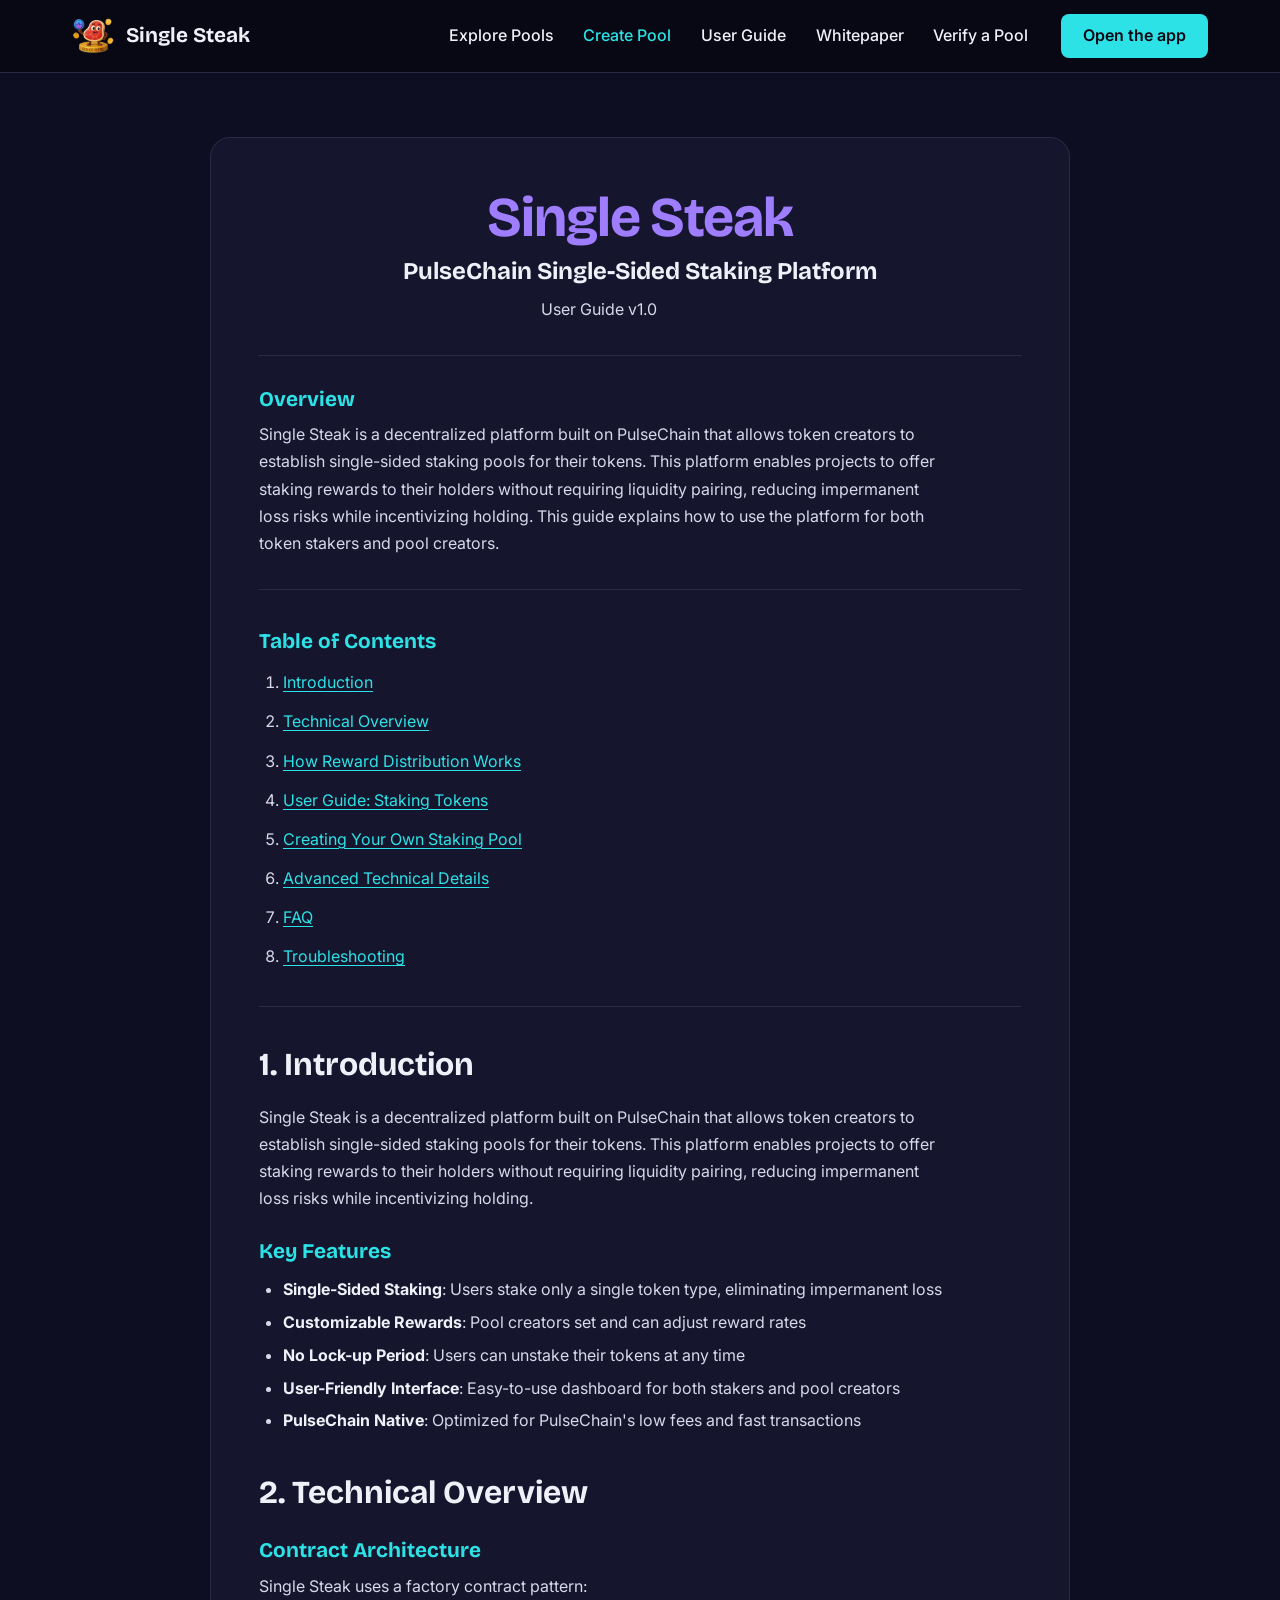
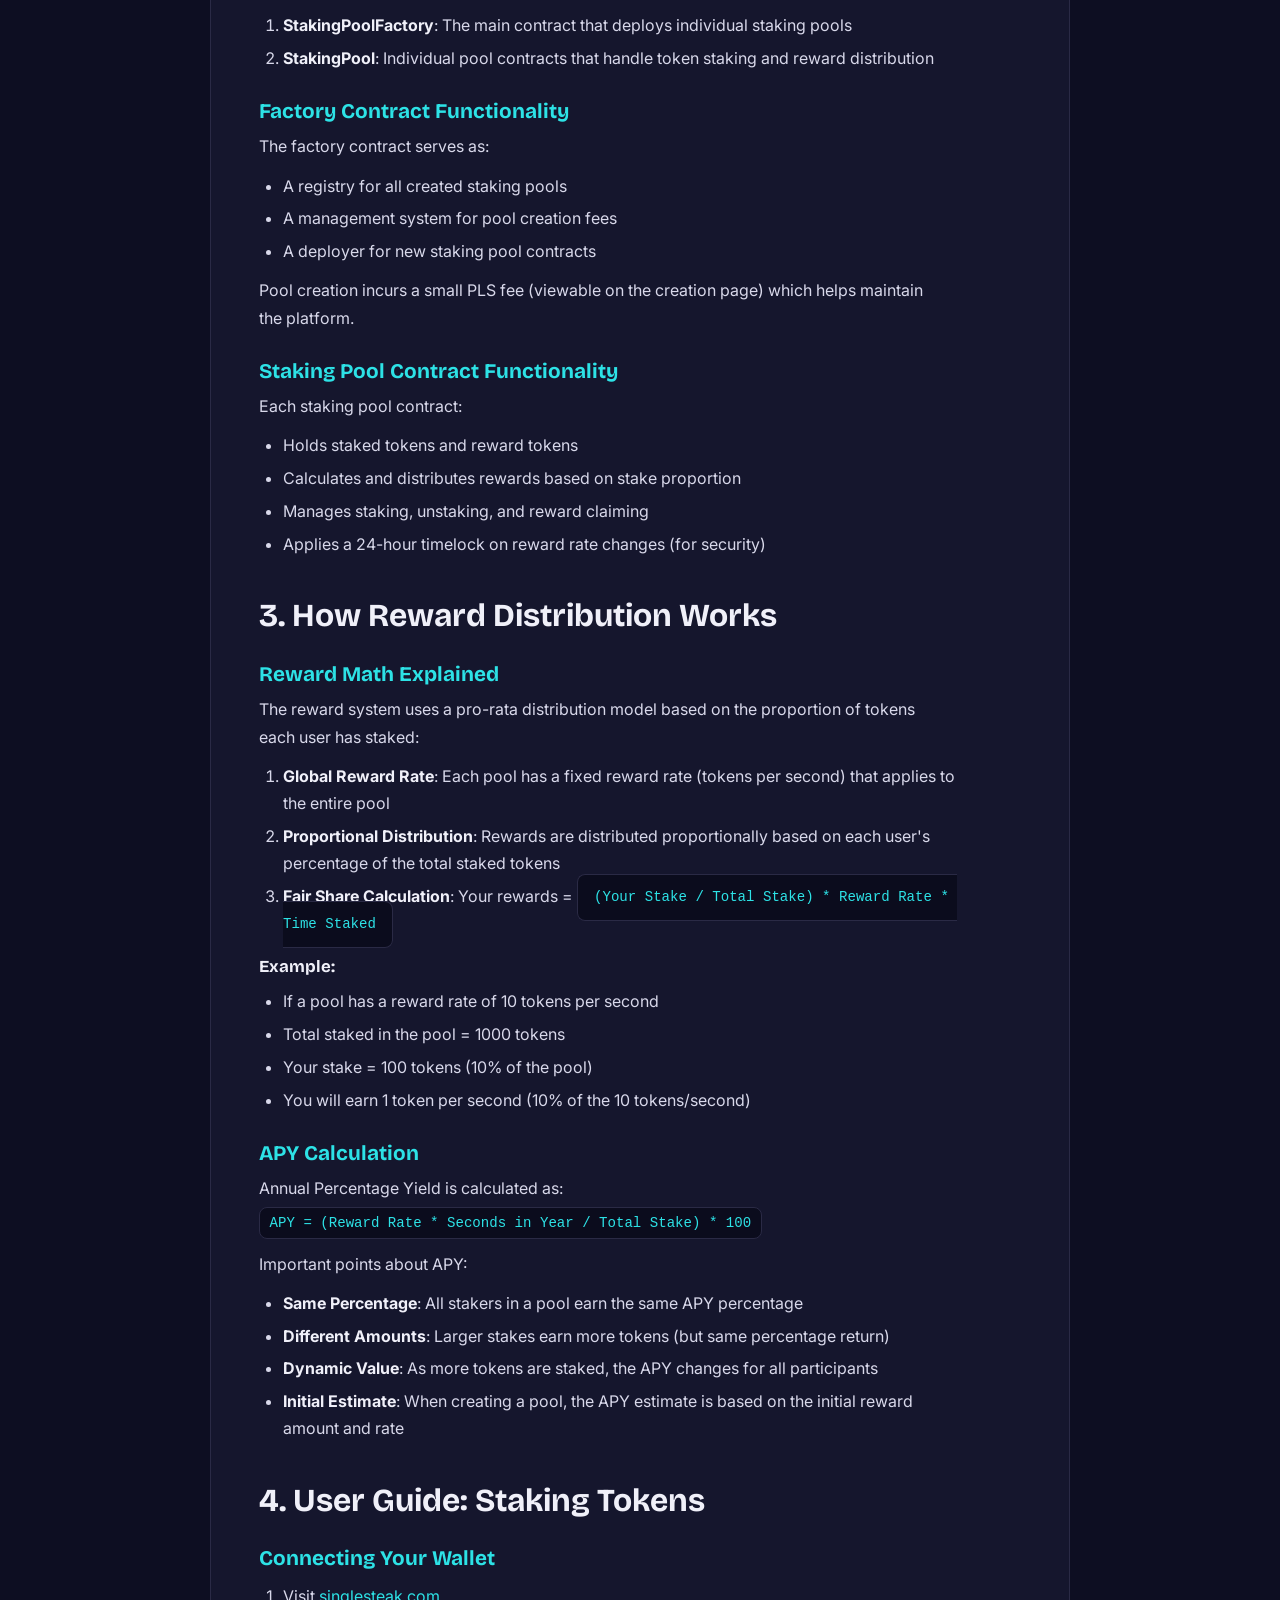
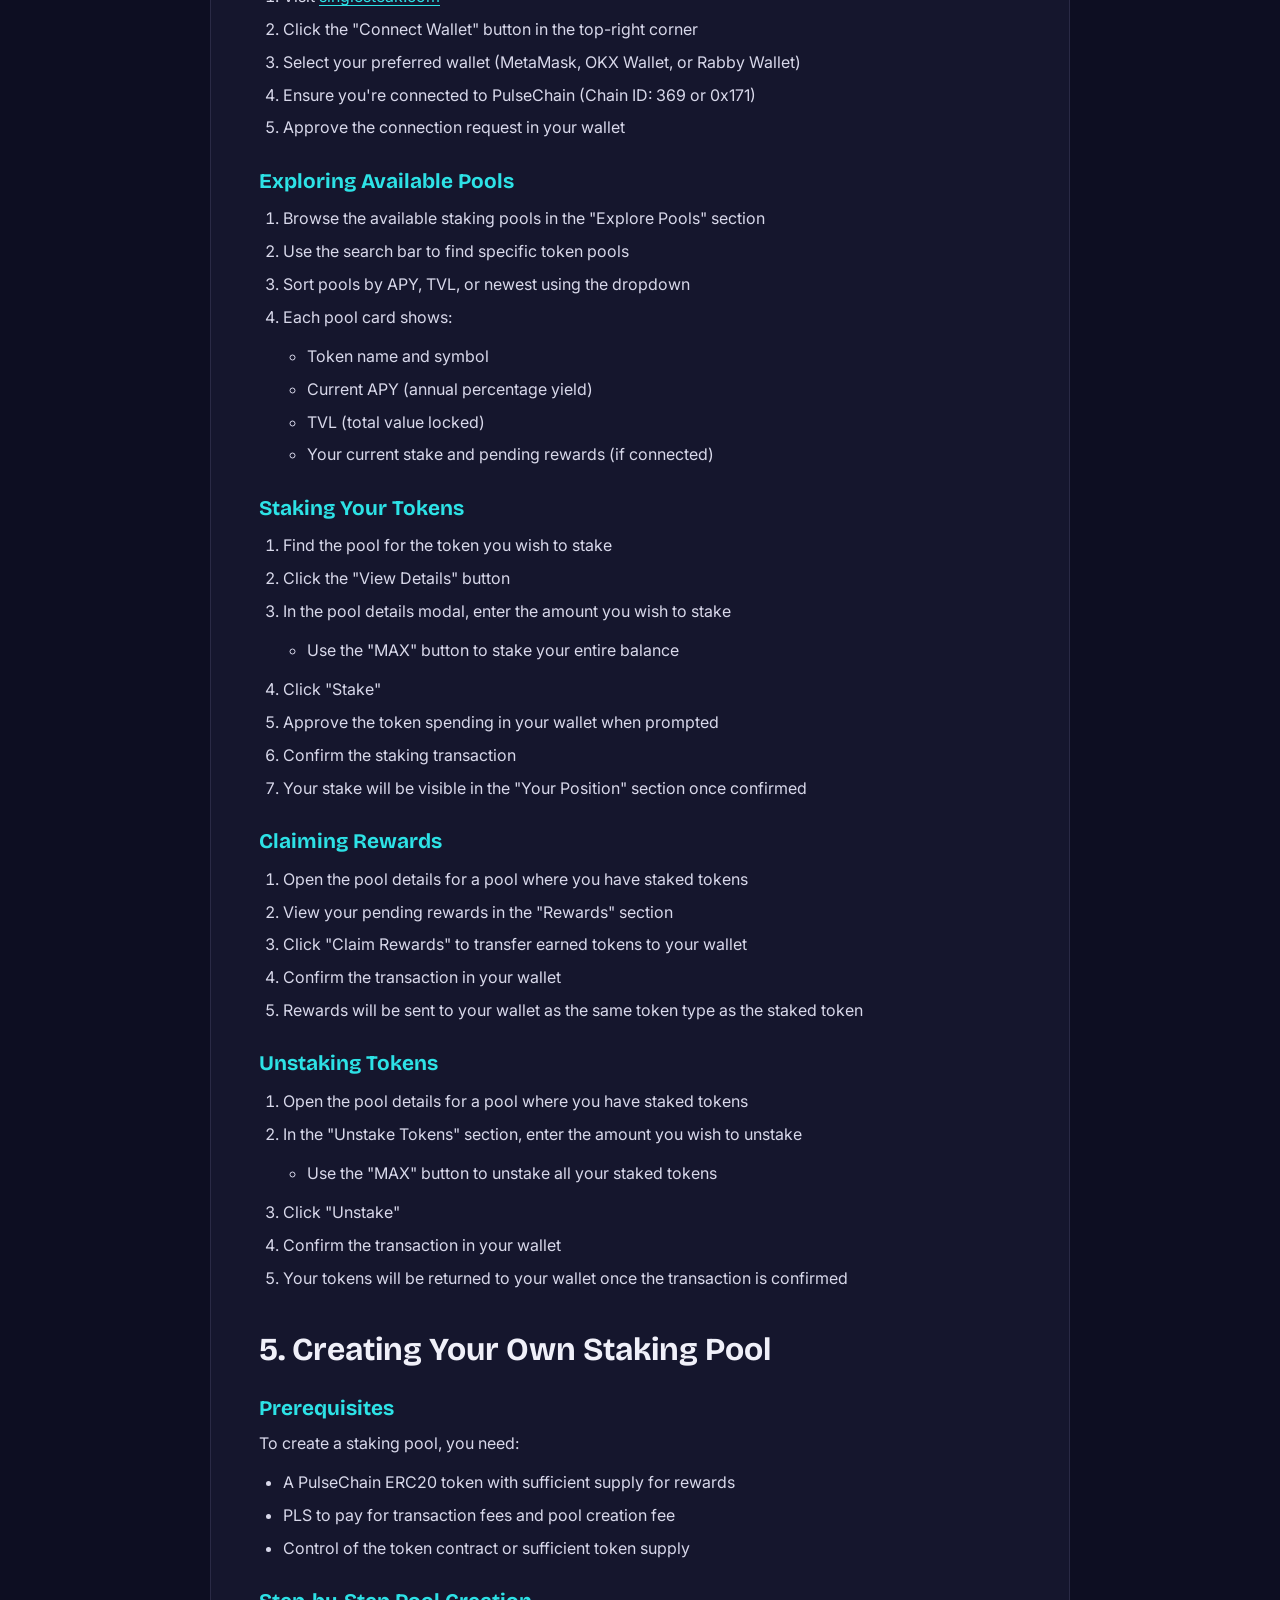
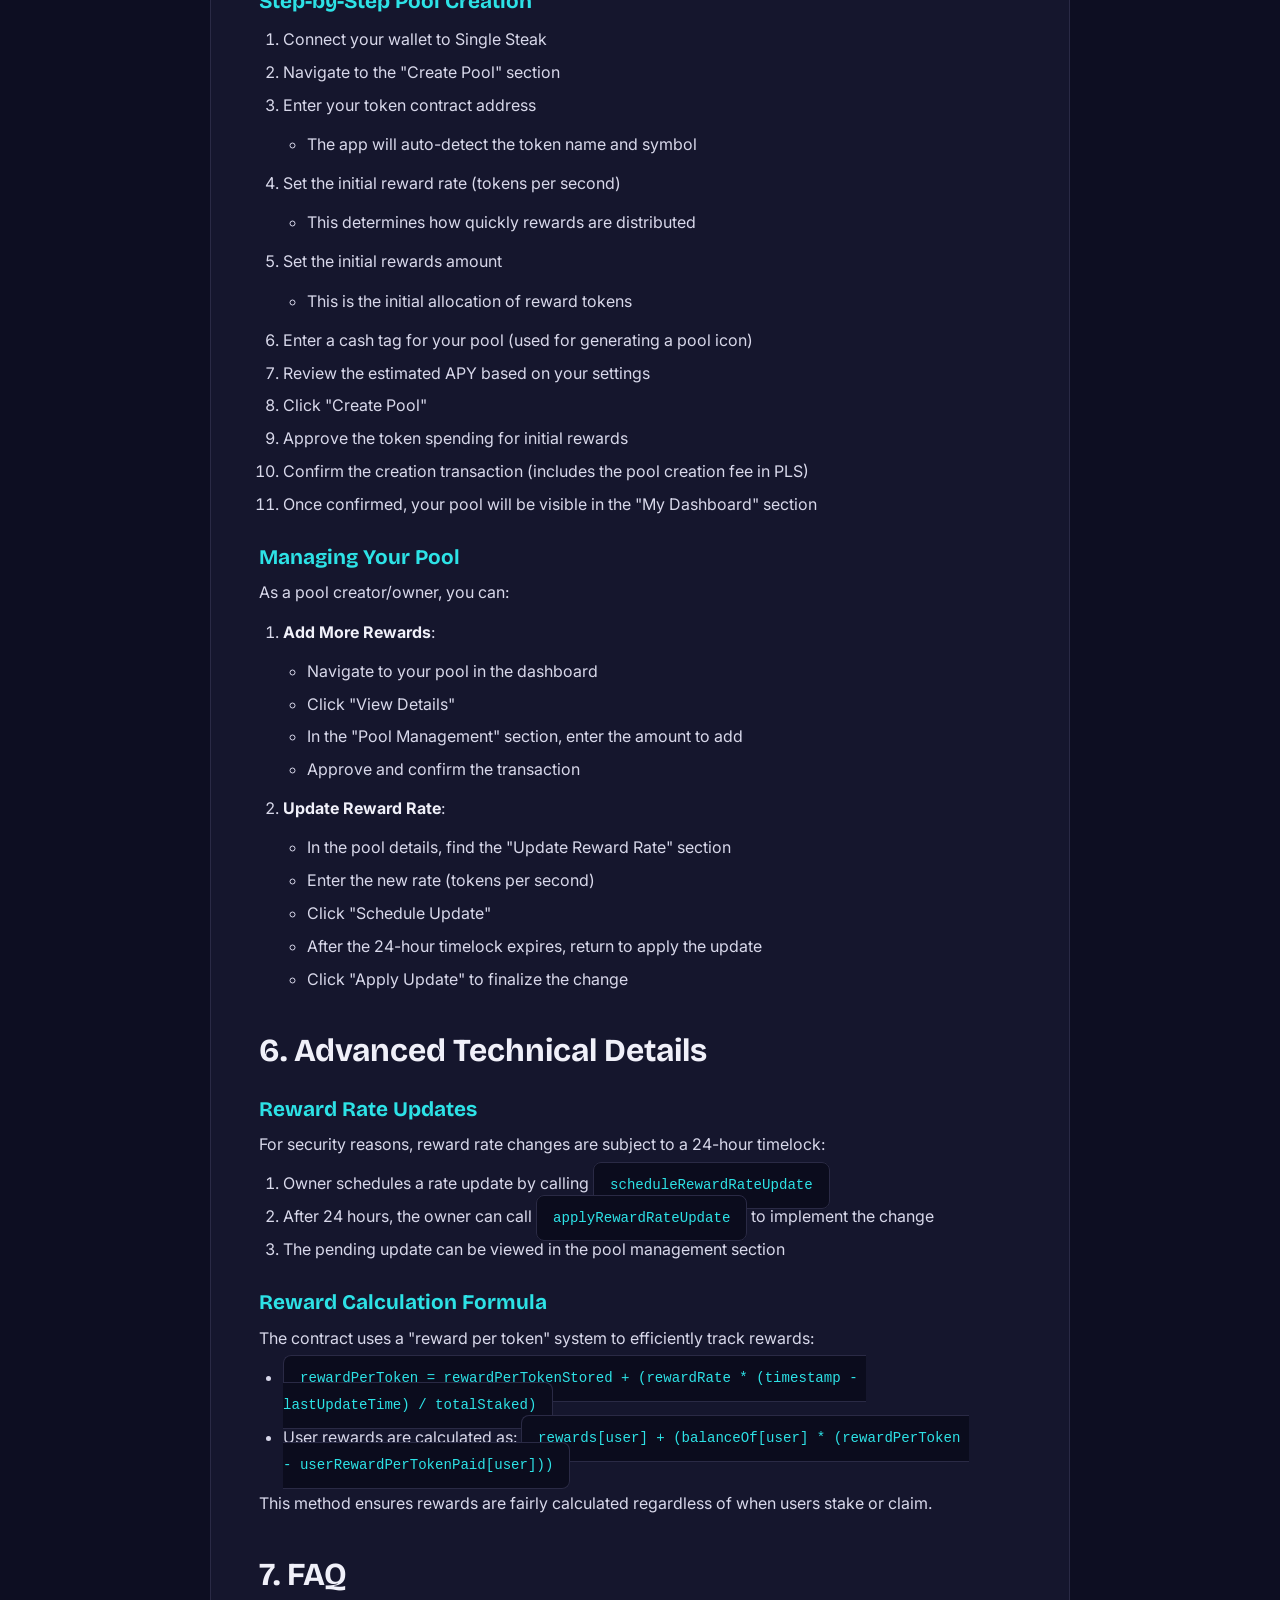
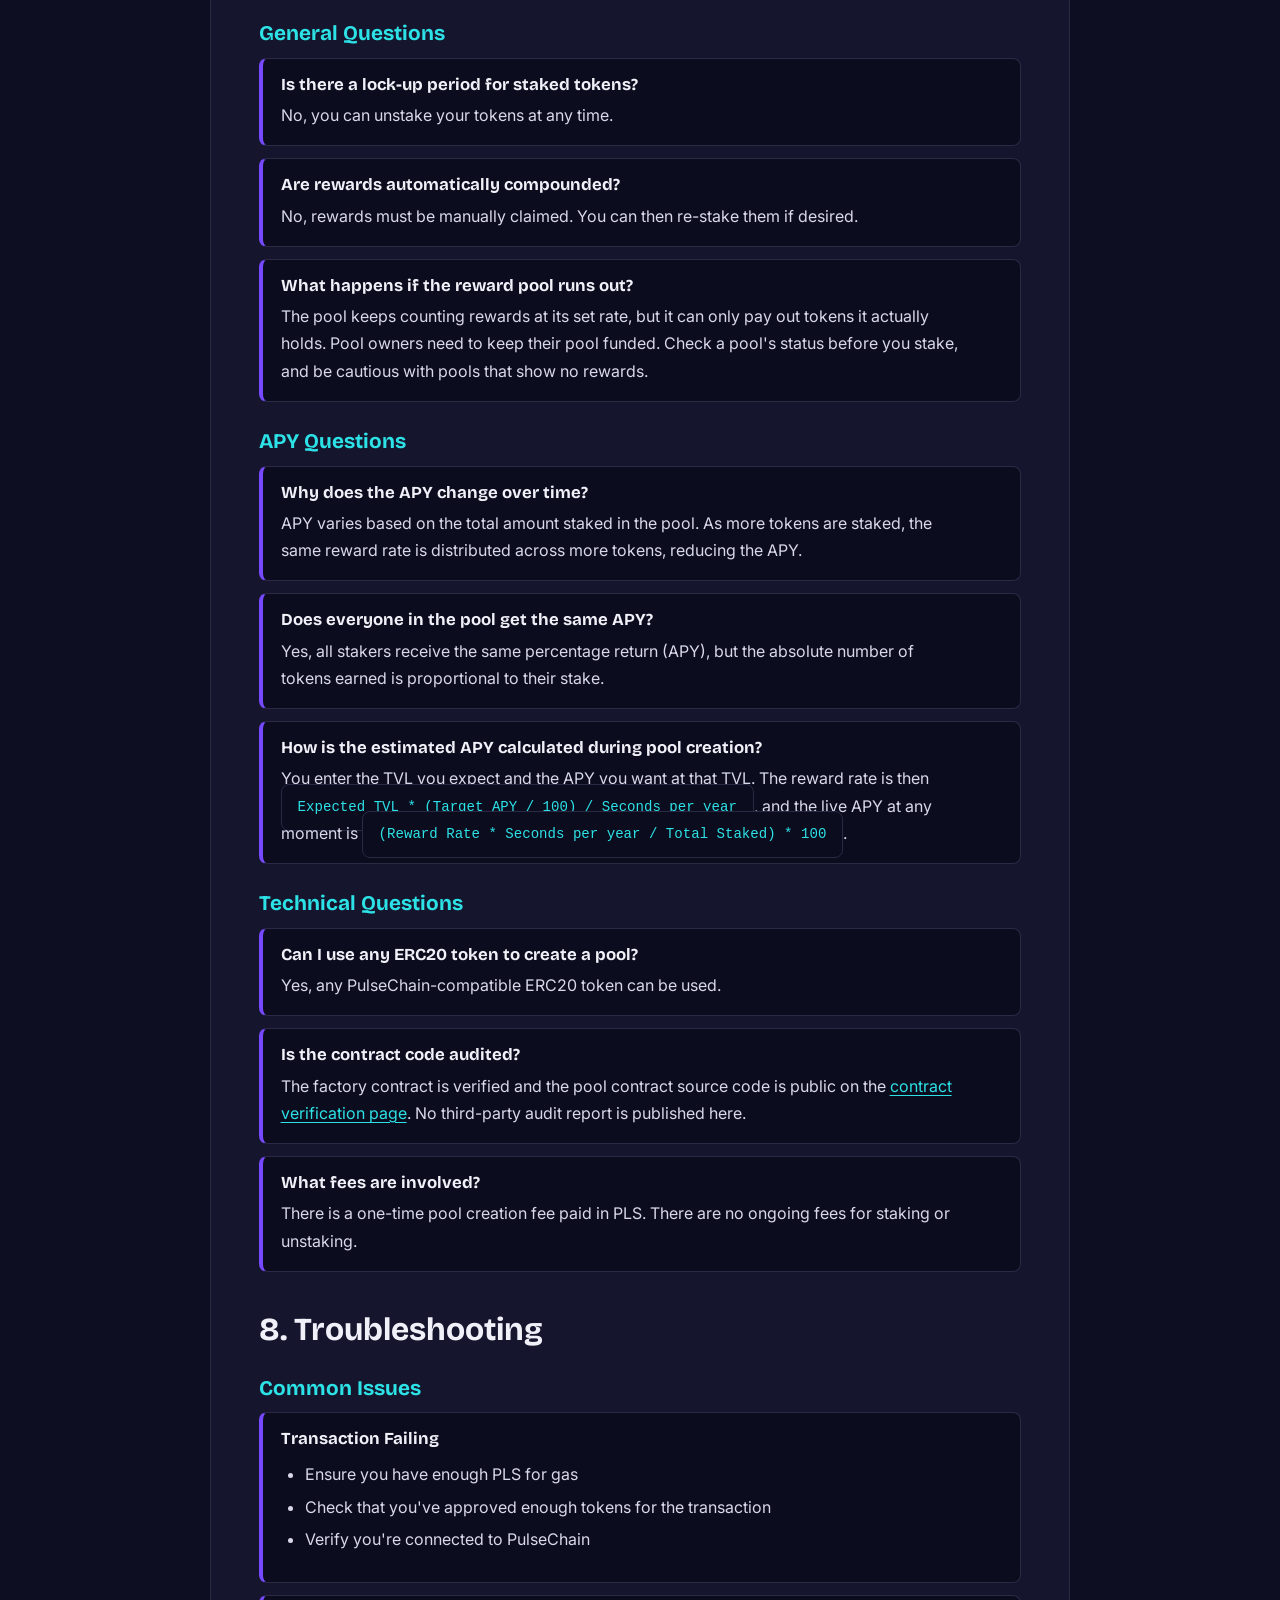
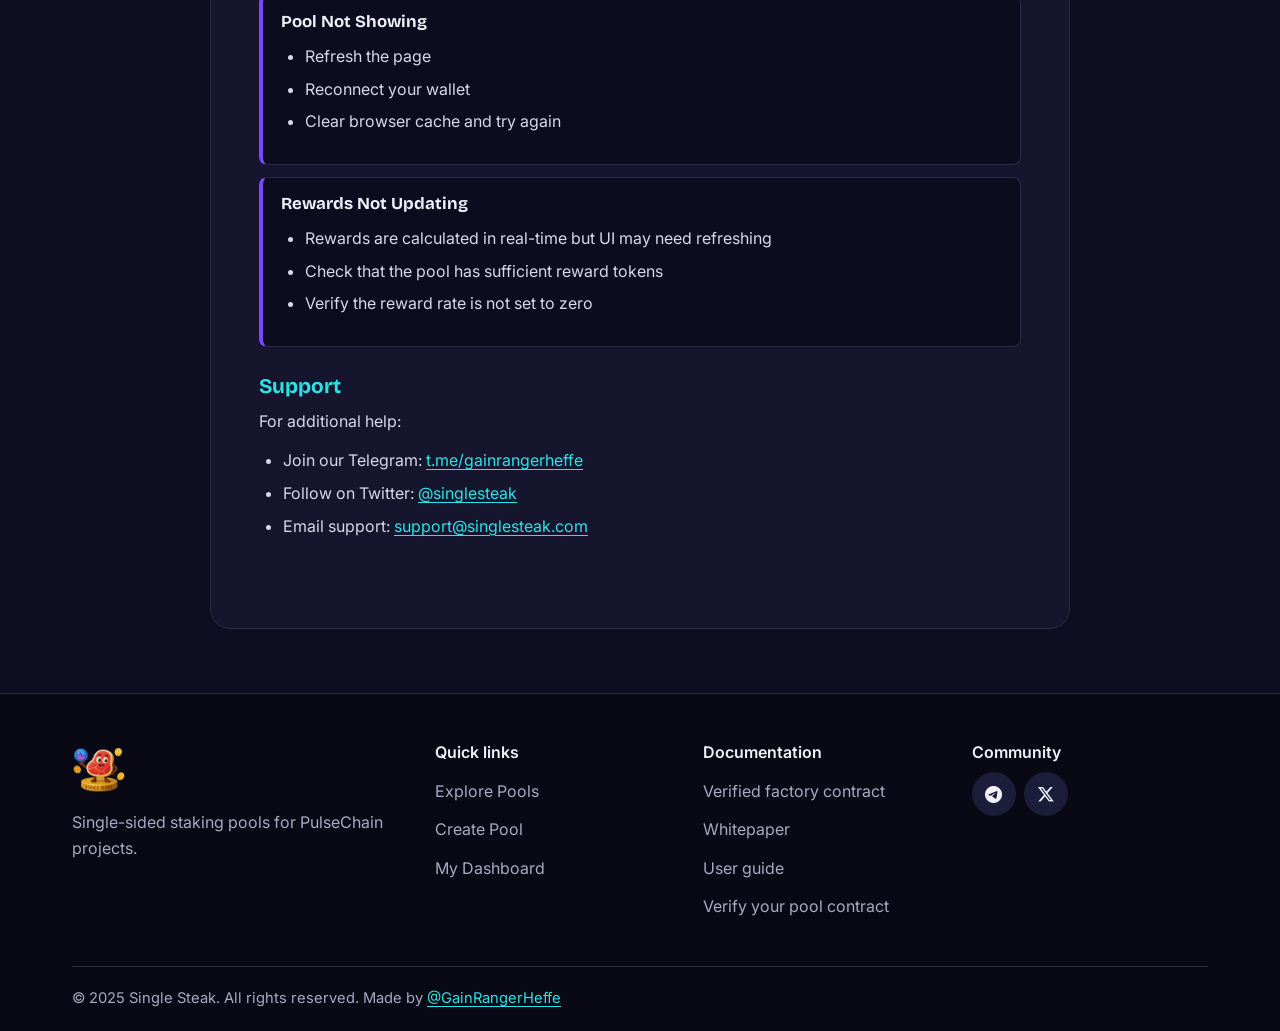
<file: guide.html>
<!DOCTYPE html>
<html lang="en">
<head>
    <meta charset="UTF-8">
    <meta name="viewport" content="width=device-width, initial-scale=1.0">

    <title>Single Steak User Guide | Staking and Creating Pools on PulseChain</title>
    <meta name="description" content="How to stake tokens, claim rewards and create your own single-sided staking pool on Single Steak, with the reward maths, FAQ and troubleshooting.">
    <meta name="robots" content="index, follow, max-image-preview:large">
    <link rel="canonical" href="https://singlesteak.com/guide.html">
    <meta name="theme-color" content="#080914">

    <!-- Open Graph -->
    <meta property="og:type" content="article">
    <meta property="og:site_name" content="Single Steak">
    <meta property="og:title" content="Single Steak User Guide | Staking and Creating Pools on PulseChain">
    <meta property="og:description" content="How to stake tokens, claim rewards and create your own single-sided staking pool on Single Steak, with the reward maths, FAQ and troubleshooting.">
    <meta property="og:url" content="https://singlesteak.com/guide.html">
    <meta property="og:image" content="https://singlesteak.com/images/meta.webp">

    <!-- Twitter / X -->
    <meta name="twitter:card" content="summary_large_image">
    <meta name="twitter:site" content="@singlesteak">
    <meta name="twitter:title" content="Single Steak User Guide | Staking and Creating Pools on PulseChain">
    <meta name="twitter:description" content="How to stake tokens, claim rewards and create your own single-sided staking pool on Single Steak, with the reward maths, FAQ and troubleshooting.">
    <meta name="twitter:image" content="https://singlesteak.com/images/meta.webp">

    <link rel="icon" href="images/steak.ico">

    <!-- Fonts and icons -->
    <link rel="preconnect" href="https://fonts.googleapis.com">
    <link rel="preconnect" href="https://fonts.gstatic.com" crossorigin>
    <link rel="preconnect" href="https://cdnjs.cloudflare.com">
    <link rel="stylesheet" href="https://fonts.googleapis.com/css2?family=Bricolage+Grotesque:opsz,wght@12..96,600;12..96,700&family=Inter:wght@400;500;600;700&display=swap">
    <link rel="stylesheet" href="https://cdnjs.cloudflare.com/ajax/libs/font-awesome/6.5.1/css/all.min.css">
    <link rel="stylesheet" href="styles.css">

    <!-- Structured data -->
    <script type="application/ld+json">
    {
        "@context": "https://schema.org",
        "@graph": [
            {
                "@type": "TechArticle",
                "@id": "https://singlesteak.com/guide.html#article",
                "headline": "Single Steak user guide",
                "description": "How to stake tokens, claim rewards and create your own single-sided staking pool on Single Steak, with the reward maths, FAQ and troubleshooting.",
                "url": "https://singlesteak.com/guide.html",
                "inLanguage": "en",
                "image": "https://singlesteak.com/images/meta.webp",
                "author": {
                    "@type": "Organization",
                    "name": "Single Steak",
                    "url": "https://singlesteak.com/"
                },
                "publisher": {
                    "@type": "Organization",
                    "name": "Single Steak",
                    "url": "https://singlesteak.com/"
                }
            },
            {
                "@type": "BreadcrumbList",
                "itemListElement": [
                    {
                        "@type": "ListItem",
                        "position": 1,
                        "name": "Single Steak",
                        "item": "https://singlesteak.com/"
                    },
                    {
                        "@type": "ListItem",
                        "position": 2,
                        "name": "User guide",
                        "item": "https://singlesteak.com/guide.html"
                    }
                ]
            }
        ]
    }
    </script>
</head>
<body>
    <a class="skip-link" href="#main">Skip to content</a>

    <header class="header">
        <div class="container">
            <div class="header-content">
                <a href="index.html" class="logo" aria-label="Single Steak, home">
                    <img src="images/steak.webp" alt="" id="site-logo" width="44" height="44">
                    <span class="logo-text">Single Steak</span>
                </a>
                <nav class="main-nav" aria-label="Main">
                    <ul class="nav-links">
                        <li><a href="index.html#explore" class="nav-link">Explore Pools</a></li>
                        <li><a href="index.html#create" class="nav-link create-btn">Create Pool</a></li>
                        <li><a href="guide.html" class="nav-link">User Guide</a></li>
                        <li><a href="whitepaper.html" class="nav-link">Whitepaper</a></li>
                        <li><a href="poolca.html" class="nav-link">Verify a Pool</a></li>
                    </ul>
                </nav>
                <div class="wallet-connect">
                    <a href="index.html" class="btn connect-btn">Open the app</a>
                </div>
                <button class="mobile-menu-toggle" type="button" aria-label="Menu" aria-expanded="false">
                    <span></span>
                    <span></span>
                    <span></span>
                </button>
            </div>
        </div>
    </header>

    <main class="whitepaper-content" id="main">
    <div class="container">
        <article class="whitepaper">
            <header class="whitepaper-header">
                <h1>Single Steak</h1>
                <h2>PulseChain Single-Sided Staking Platform</h2>
                <p class="whitepaper-version">User Guide v1.0</p>
                <hr>
            </header>

            <section id="abstract">
                <h3>Overview</h3>
                <p>Single Steak is a decentralized platform built on PulseChain that allows token creators to establish single-sided staking pools for their tokens. This platform enables projects to offer staking rewards to their holders without requiring liquidity pairing, reducing impermanent loss risks while incentivizing holding. This guide explains how to use the platform for both token stakers and pool creators.</p>
                <hr>
            </section>

            <section id="table-of-contents">
                <h3>Table of Contents</h3>
                <ol class="toc">
                    <li><a href="#introduction">Introduction</a></li>
                    <li><a href="#technical-overview">Technical Overview</a></li>
                    <li><a href="#reward-distribution">How Reward Distribution Works</a></li>
                    <li><a href="#user-guide">User Guide: Staking Tokens</a></li>
                    <li><a href="#creating-pool">Creating Your Own Staking Pool</a></li>
                    <li><a href="#advanced-technical">Advanced Technical Details</a></li>
                    <li><a href="#faq">FAQ</a></li>
                    <li><a href="#troubleshooting">Troubleshooting</a></li>
                </ol>
                <hr>
            </section>

            <section id="introduction">
                <h2>1. Introduction</h2>
                
                <div class="subsection">
                    <p>Single Steak is a decentralized platform built on PulseChain that allows token creators to establish single-sided staking pools for their tokens. This platform enables projects to offer staking rewards to their holders without requiring liquidity pairing, reducing impermanent loss risks while incentivizing holding.</p>
                </div>
                
                <div class="subsection">
                    <h3>Key Features</h3>
                    <ul>
                        <li><strong>Single-Sided Staking</strong>: Users stake only a single token type, eliminating impermanent loss</li>
                        <li><strong>Customizable Rewards</strong>: Pool creators set and can adjust reward rates</li>
                        <li><strong>No Lock-up Period</strong>: Users can unstake their tokens at any time</li>
                        <li><strong>User-Friendly Interface</strong>: Easy-to-use dashboard for both stakers and pool creators</li>
                        <li><strong>PulseChain Native</strong>: Optimized for PulseChain's low fees and fast transactions</li>
                    </ul>
                </div>
            </section>

            <section id="technical-overview">
                <h2>2. Technical Overview</h2>
                
                <div class="subsection">
                    <h3>Contract Architecture</h3>
                    <p>Single Steak uses a factory contract pattern:</p>
                    <ol>
                        <li><strong>StakingPoolFactory</strong>: The main contract that deploys individual staking pools</li>
                        <li><strong>StakingPool</strong>: Individual pool contracts that handle token staking and reward distribution</li>
                    </ol>
                </div>
                
                <div class="subsection">
                    <h3>Factory Contract Functionality</h3>
                    <p>The factory contract serves as:</p>
                    <ul>
                        <li>A registry for all created staking pools</li>
                        <li>A management system for pool creation fees</li>
                        <li>A deployer for new staking pool contracts</li>
                    </ul>
                    <p>Pool creation incurs a small PLS fee (viewable on the creation page) which helps maintain the platform.</p>
                </div>
                
                <div class="subsection">
                    <h3>Staking Pool Contract Functionality</h3>
                    <p>Each staking pool contract:</p>
                    <ul>
                        <li>Holds staked tokens and reward tokens</li>
                        <li>Calculates and distributes rewards based on stake proportion</li>
                        <li>Manages staking, unstaking, and reward claiming</li>
                        <li>Applies a 24-hour timelock on reward rate changes (for security)</li>
                    </ul>
                </div>
            </section>

            <section id="reward-distribution">
                <h2>3. How Reward Distribution Works</h2>
                
                <div class="subsection">
                    <h3>Reward Math Explained</h3>
                    <p>The reward system uses a pro-rata distribution model based on the proportion of tokens each user has staked:</p>
                    <ol>
                        <li><strong>Global Reward Rate</strong>: Each pool has a fixed reward rate (tokens per second) that applies to the entire pool</li>
                        <li><strong>Proportional Distribution</strong>: Rewards are distributed proportionally based on each user's percentage of the total staked tokens</li>
                        <li><strong>Fair Share Calculation</strong>: Your rewards = <span class="code-flow">(Your Stake / Total Stake) * Reward Rate * Time Staked</span></li>
                    </ol>
                    
                    <h4>Example:</h4>
                    <ul>
                        <li>If a pool has a reward rate of 10 tokens per second</li>
                        <li>Total staked in the pool = 1000 tokens</li>
                        <li>Your stake = 100 tokens (10% of the pool)</li>
                        <li>You will earn 1 token per second (10% of the 10 tokens/second)</li>
                    </ul>
                </div>
                
                <div class="subsection">
                    <h3>APY Calculation</h3>
                    <p>Annual Percentage Yield is calculated as:</p>
                    <div class="formula">APY = (Reward Rate * Seconds in Year / Total Stake) * 100</div>
                    <p>Important points about APY:</p>
                    <ul>
                        <li><strong>Same Percentage</strong>: All stakers in a pool earn the same APY percentage</li>
                        <li><strong>Different Amounts</strong>: Larger stakes earn more tokens (but same percentage return)</li>
                        <li><strong>Dynamic Value</strong>: As more tokens are staked, the APY changes for all participants</li>
                        <li><strong>Initial Estimate</strong>: When creating a pool, the APY estimate is based on the initial reward amount and rate</li>
                    </ul>
                </div>
            </section>

            <section id="user-guide">
                <h2>4. User Guide: Staking Tokens</h2>
                
                <div class="subsection">
                    <h3>Connecting Your Wallet</h3>
                    <ol>
                        <li>Visit <a href="https://singlesteak.com">singlesteak.com</a></li>
                        <li>Click the "Connect Wallet" button in the top-right corner</li>
                        <li>Select your preferred wallet (MetaMask, OKX Wallet, or Rabby Wallet)</li>
                        <li>Ensure you're connected to PulseChain (Chain ID: 369 or 0x171)</li>
                        <li>Approve the connection request in your wallet</li>
                    </ol>
                </div>
                
                <div class="subsection">
                    <h3>Exploring Available Pools</h3>
                    <ol>
                        <li>Browse the available staking pools in the "Explore Pools" section</li>
                        <li>Use the search bar to find specific token pools</li>
                        <li>Sort pools by APY, TVL, or newest using the dropdown</li>
                        <li>Each pool card shows:
                            <ul>
                                <li>Token name and symbol</li>
                                <li>Current APY (annual percentage yield)</li>
                                <li>TVL (total value locked)</li>
                                <li>Your current stake and pending rewards (if connected)</li>
                            </ul>
                        </li>
                    </ol>
                </div>
                
                <div class="subsection">
                    <h3>Staking Your Tokens</h3>
                    <ol>
                        <li>Find the pool for the token you wish to stake</li>
                        <li>Click the "View Details" button</li>
                        <li>In the pool details modal, enter the amount you wish to stake
                            <ul>
                                <li>Use the "MAX" button to stake your entire balance</li>
                            </ul>
                        </li>
                        <li>Click "Stake"</li>
                        <li>Approve the token spending in your wallet when prompted</li>
                        <li>Confirm the staking transaction</li>
                        <li>Your stake will be visible in the "Your Position" section once confirmed</li>
                    </ol>
                </div>
                
                <div class="subsection">
                    <h3>Claiming Rewards</h3>
                    <ol>
                        <li>Open the pool details for a pool where you have staked tokens</li>
                        <li>View your pending rewards in the "Rewards" section</li>
                        <li>Click "Claim Rewards" to transfer earned tokens to your wallet</li>
                        <li>Confirm the transaction in your wallet</li>
                        <li>Rewards will be sent to your wallet as the same token type as the staked token</li>
                    </ol>
                </div>
                
                <div class="subsection">
                    <h3>Unstaking Tokens</h3>
                    <ol>
                        <li>Open the pool details for a pool where you have staked tokens</li>
                        <li>In the "Unstake Tokens" section, enter the amount you wish to unstake
                            <ul>
                                <li>Use the "MAX" button to unstake all your staked tokens</li>
                            </ul>
                        </li>
                        <li>Click "Unstake"</li>
                        <li>Confirm the transaction in your wallet</li>
                        <li>Your tokens will be returned to your wallet once the transaction is confirmed</li>
                    </ol>
                </div>
            </section>

            <section id="creating-pool">
                <h2>5. Creating Your Own Staking Pool</h2>
                
                <div class="subsection">
                    <h3>Prerequisites</h3>
                    <p>To create a staking pool, you need:</p>
                    <ul>
                        <li>A PulseChain ERC20 token with sufficient supply for rewards</li>
                        <li>PLS to pay for transaction fees and pool creation fee</li>
                        <li>Control of the token contract or sufficient token supply</li>
                    </ul>
                </div>
                
                <div class="subsection">
                    <h3>Step-by-Step Pool Creation</h3>
                    <ol>
                        <li>Connect your wallet to Single Steak</li>
                        <li>Navigate to the "Create Pool" section</li>
                        <li>Enter your token contract address
                            <ul>
                                <li>The app will auto-detect the token name and symbol</li>
                            </ul>
                        </li>
                        <li>Set the initial reward rate (tokens per second)
                            <ul>
                                <li>This determines how quickly rewards are distributed</li>
                            </ul>
                        </li>
                        <li>Set the initial rewards amount
                            <ul>
                                <li>This is the initial allocation of reward tokens</li>
                            </ul>
                        </li>
                        <li>Enter a cash tag for your pool (used for generating a pool icon)</li>
                        <li>Review the estimated APY based on your settings</li>
                        <li>Click "Create Pool"</li>
                        <li>Approve the token spending for initial rewards</li>
                        <li>Confirm the creation transaction (includes the pool creation fee in PLS)</li>
                        <li>Once confirmed, your pool will be visible in the "My Dashboard" section</li>
                    </ol>
                </div>
                
                <div class="subsection">
                    <h3>Managing Your Pool</h3>
                    <p>As a pool creator/owner, you can:</p>
                    <ol>
                        <li><strong>Add More Rewards</strong>:
                            <ul>
                                <li>Navigate to your pool in the dashboard</li>
                                <li>Click "View Details"</li>
                                <li>In the "Pool Management" section, enter the amount to add</li>
                                <li>Approve and confirm the transaction</li>
                            </ul>
                        </li>
                        <li><strong>Update Reward Rate</strong>:
                            <ul>
                                <li>In the pool details, find the "Update Reward Rate" section</li>
                                <li>Enter the new rate (tokens per second)</li>
                                <li>Click "Schedule Update"</li>
                                <li>After the 24-hour timelock expires, return to apply the update</li>
                                <li>Click "Apply Update" to finalize the change</li>
                            </ul>
                        </li>
                    </ol>
                </div>
            </section>

            <section id="advanced-technical">
                <h2>6. Advanced Technical Details</h2>
                
                <div class="subsection">
                    <h3>Reward Rate Updates</h3>
                    <p>For security reasons, reward rate changes are subject to a 24-hour timelock:</p>
                    <ol>
                        <li>Owner schedules a rate update by calling <span class="code-flow">scheduleRewardRateUpdate</span></li>
                        <li>After 24 hours, the owner can call <span class="code-flow">applyRewardRateUpdate</span> to implement the change</li>
                        <li>The pending update can be viewed in the pool management section</li>
                    </ol>
                </div>
                
                <div class="subsection">
                    <h3>Reward Calculation Formula</h3>
                    <p>The contract uses a "reward per token" system to efficiently track rewards:</p>
                    <ul>
                        <li><span class="code-flow">rewardPerToken = rewardPerTokenStored + (rewardRate * (timestamp - lastUpdateTime) / totalStaked)</span></li>
                        <li>User rewards are calculated as: <span class="code-flow">rewards[user] + (balanceOf[user] * (rewardPerToken - userRewardPerTokenPaid[user]))</span></li>
                    </ul>
                    <p>This method ensures rewards are fairly calculated regardless of when users stake or claim.</p>
                </div>
            </section>

            <section id="faq">
                <h2>7. FAQ</h2>
                
                <div class="subsection">
                    <h3>General Questions</h3>
                    <div class="swot-item">
                        <h4>Is there a lock-up period for staked tokens?</h4>
                        <p>No, you can unstake your tokens at any time.</p>
                    </div>
                    
                    <div class="swot-item">
                        <h4>Are rewards automatically compounded?</h4>
                        <p>No, rewards must be manually claimed. You can then re-stake them if desired.</p>
                    </div>
                    
                    <div class="swot-item">
                        <h4>What happens if the reward pool runs out?</h4>
                        <p>The pool keeps counting rewards at its set rate, but it can only pay out tokens it actually holds. Pool owners need to keep their pool funded. Check a pool's status before you stake, and be cautious with pools that show no rewards.</p>
                    </div>
                </div>
                
                <div class="subsection">
                    <h3>APY Questions</h3>
                    <div class="swot-item">
                        <h4>Why does the APY change over time?</h4>
                        <p>APY varies based on the total amount staked in the pool. As more tokens are staked, the same reward rate is distributed across more tokens, reducing the APY.</p>
                    </div>
                    
                    <div class="swot-item">
                        <h4>Does everyone in the pool get the same APY?</h4>
                        <p>Yes, all stakers receive the same percentage return (APY), but the absolute number of tokens earned is proportional to their stake.</p>
                    </div>
                    
                    <div class="swot-item">
                        <h4>How is the estimated APY calculated during pool creation?</h4>
                        <p>You enter the TVL you expect and the APY you want at that TVL. The reward rate is then <span class="code-flow">Expected TVL * (Target APY / 100) / Seconds per year</span>, and the live APY at any moment is <span class="code-flow">(Reward Rate * Seconds per year / Total Staked) * 100</span>.</p>
                    </div>
                </div>
                
                <div class="subsection">
                    <h3>Technical Questions</h3>
                    <div class="swot-item">
                        <h4>Can I use any ERC20 token to create a pool?</h4>
                        <p>Yes, any PulseChain-compatible ERC20 token can be used.</p>
                    </div>
                    
                    <div class="swot-item">
                        <h4>Is the contract code audited?</h4>
                        <p>The factory contract is verified and the pool contract source code is public on the <a href="poolca.html">contract verification page</a>. No third-party audit report is published here.</p>
                    </div>
                    
                    <div class="swot-item">
                        <h4>What fees are involved?</h4>
                        <p>There is a one-time pool creation fee paid in PLS. There are no ongoing fees for staking or unstaking.</p>
                    </div>
                </div>
            </section>

            <section id="troubleshooting">
                <h2>8. Troubleshooting</h2>
                
                <div class="subsection">
                    <h3>Common Issues</h3>
                    <div class="swot-item">
                        <h4>Transaction Failing</h4>
                        <ul>
                            <li>Ensure you have enough PLS for gas</li>
                            <li>Check that you've approved enough tokens for the transaction</li>
                            <li>Verify you're connected to PulseChain</li>
                        </ul>
                    </div>
                    
                    <div class="swot-item">
                        <h4>Pool Not Showing</h4>
                        <ul>
                            <li>Refresh the page</li>
                            <li>Reconnect your wallet</li>
                            <li>Clear browser cache and try again</li>
                        </ul>
                    </div>
                    
                    <div class="swot-item">
                        <h4>Rewards Not Updating</h4>
                        <ul>
                            <li>Rewards are calculated in real-time but UI may need refreshing</li>
                            <li>Check that the pool has sufficient reward tokens</li>
                            <li>Verify the reward rate is not set to zero</li>
                        </ul>
                    </div>
                </div>
                
                <div class="subsection">
                    <h3>Support</h3>
                    <p>For additional help:</p>
                    <ul>
                        <li>Join our Telegram: <a href="https://t.me/gainrangerheffe" target="_blank">t.me/gainrangerheffe</a></li>
                        <li>Follow on Twitter: <a href="https://twitter.com/singlesteak" target="_blank">@singlesteak</a></li>
                        <li>Email support: <a href="mailto:support@singlesteak.com">support@singlesteak.com</a></li>
                    </ul>
                </div>
            </section>
        </article>
    </div>
</main>

    <footer class="footer" id="footer">
        <div class="container">
            <div class="footer-content">
                <div class="footer-logo">
                    <img src="images/steak.webp" alt="" width="56" height="56" loading="lazy">
                    <p>Single-sided staking pools for PulseChain projects.</p>
                </div>

                <div class="footer-links">
                    <h4>Quick links</h4>
                    <ul>
                        <li><a href="index.html#explore">Explore Pools</a></li>
                        <li><a href="index.html#create">Create Pool</a></li>
                        <li><a href="index.html#dashboard">My Dashboard</a></li>
                    </ul>
                </div>

                <div class="footer-links">
                    <h4>Documentation</h4>
                    <ul>
                        <li><a href="https://scan.mypinata.cloud/ipfs/bafybeih3olry3is4e4lzm7rus5l3h6zrphcal5a7ayfkhzm5oivjro2cp4/#/address/0x474225793869203F436aCEF9CF251Dc137cE02cB?tab=contract" target="_blank" rel="noopener">Verified factory contract</a></li>
                        <li><a href="whitepaper.html">Whitepaper</a></li>
                        <li><a href="guide.html">User guide</a></li>
                        <li><a href="poolca.html">Verify your pool contract</a></li>
                    </ul>
                </div>

                <div class="footer-social">
                    <h4>Community</h4>
                    <div class="social-icons">
                        <a href="https://t.me/singlesteak" target="_blank" class="social-icon" rel="noopener" aria-label="Single Steak on Telegram">
                            <i class="fab fa-telegram" aria-hidden="true"></i>
                        </a>
                        <a href="https://x.com/singlesteak" target="_blank" class="social-icon" rel="noopener" aria-label="Single Steak on X">
                            <i class="fab fa-x-twitter" aria-hidden="true"></i>
                        </a>
                    </div>
                </div>
            </div>

            <div class="footer-bottom">
                <p>&copy; 2025 Single Steak. All rights reserved. Made by <a href="https://github.com/GainRangerHeffe" target="_blank" rel="noopener">@GainRangerHeffe</a></p>
            </div>
        </div>
    </footer>

    <script src="nav.js" defer></script>
</body>
</html>
</file>
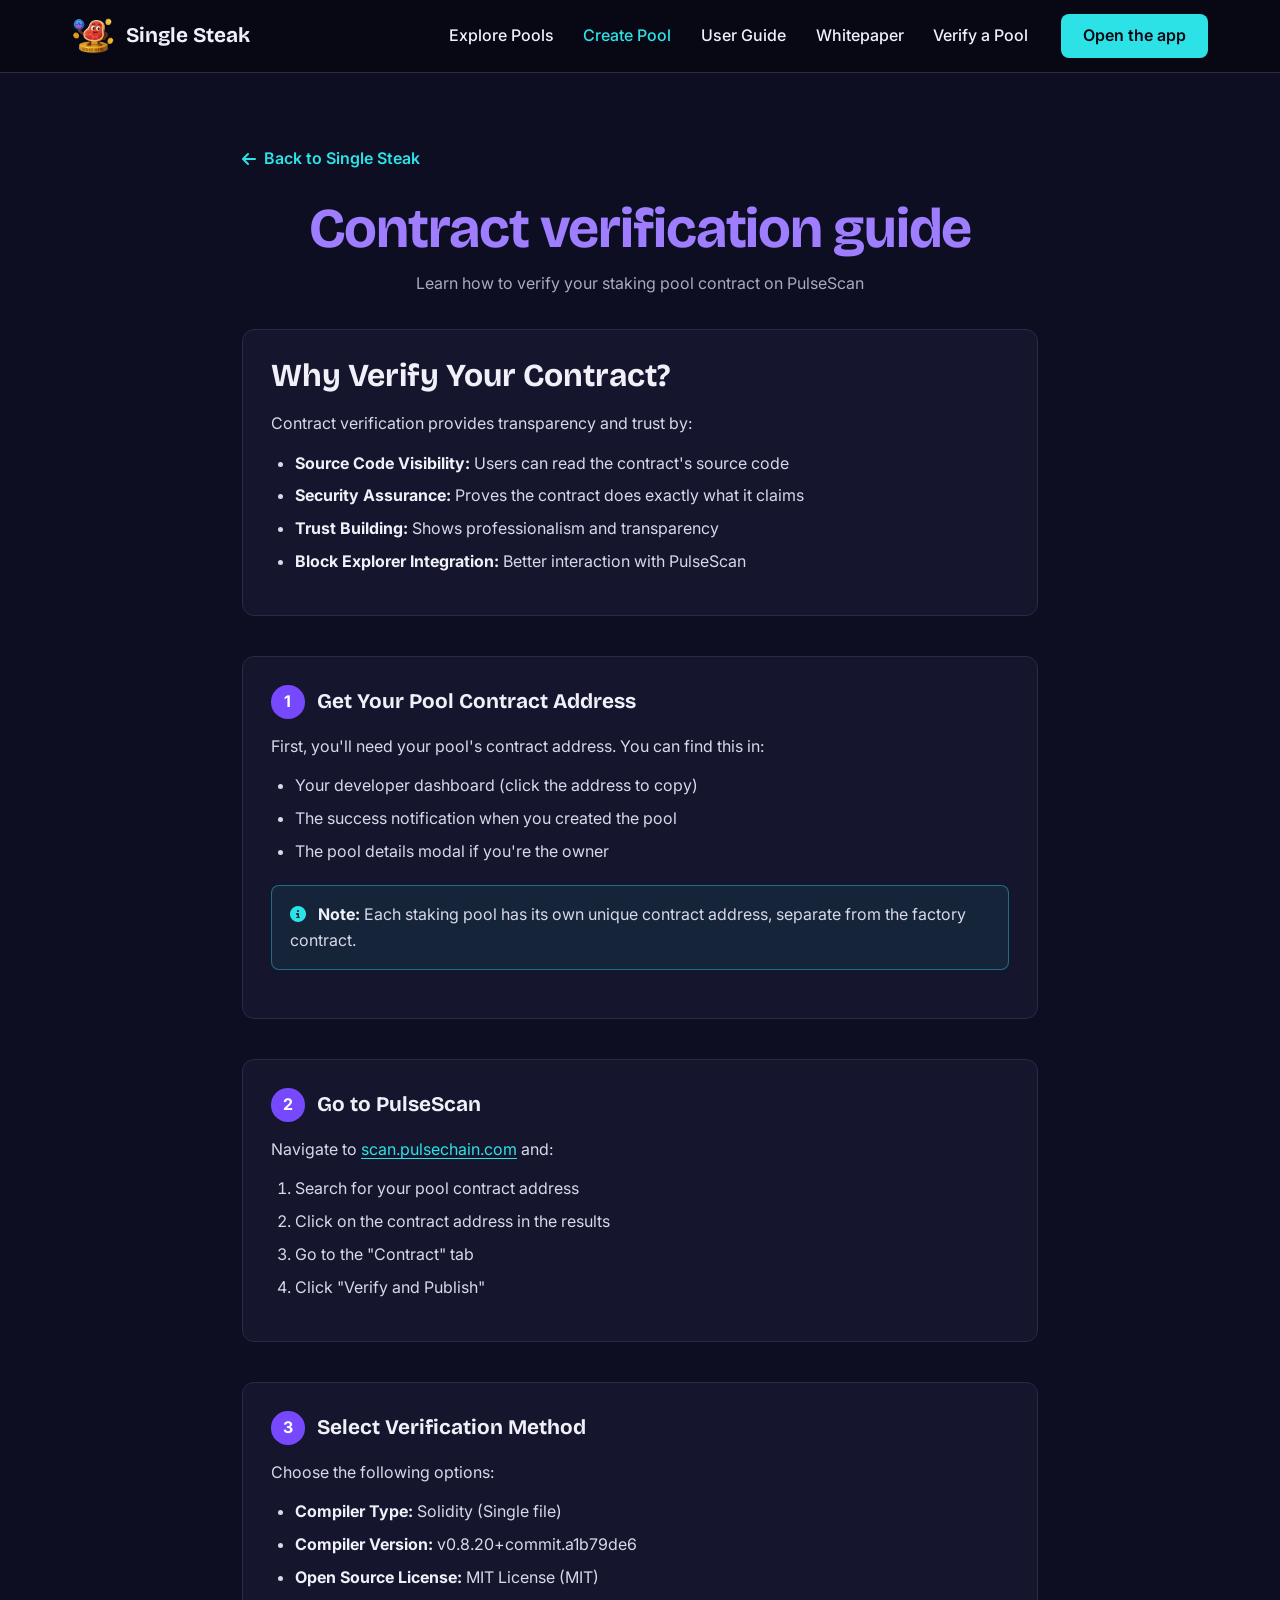
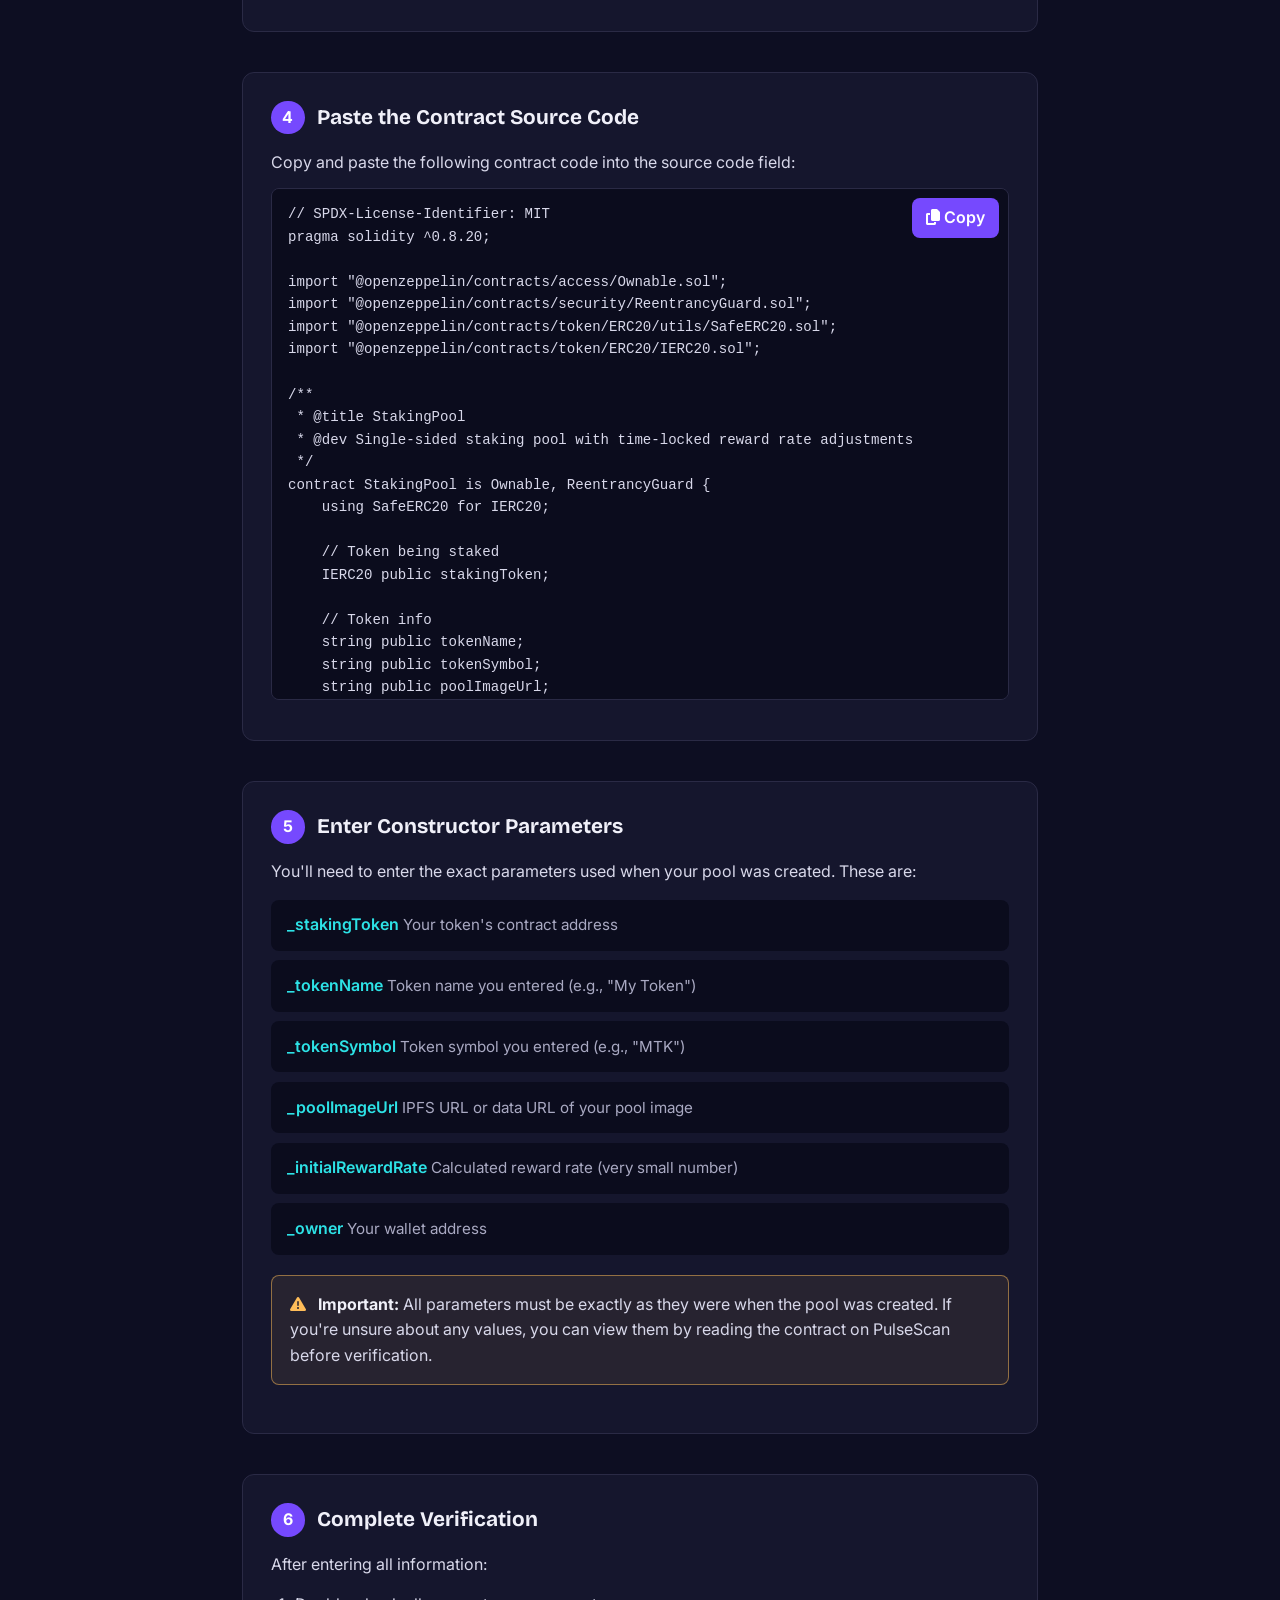
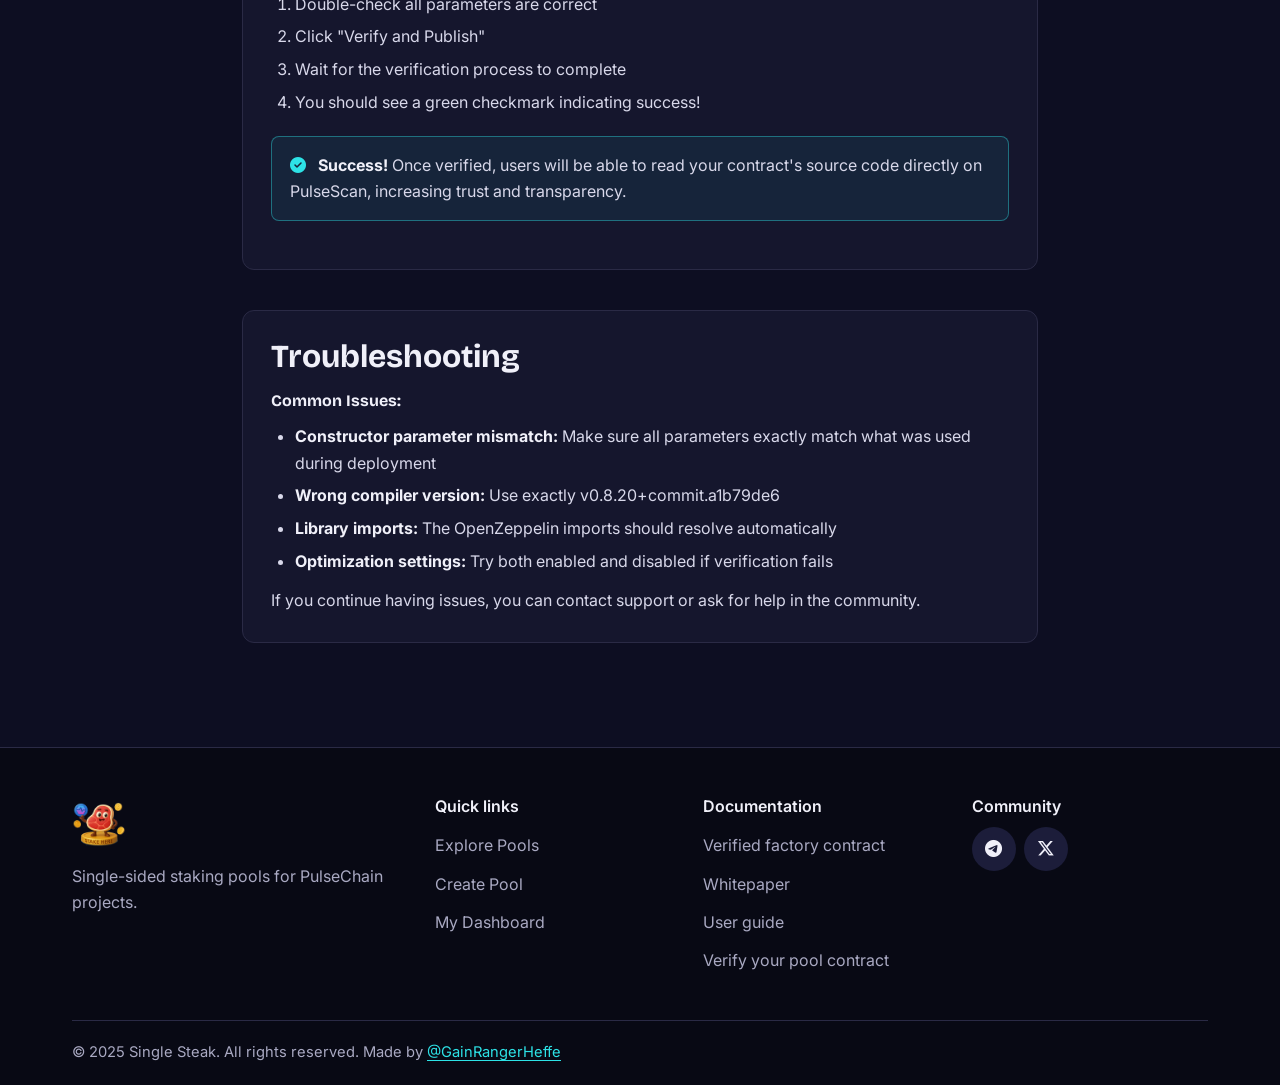
<file: poolca.html>
<!DOCTYPE html>
<html lang="en">
<head>
    <meta charset="UTF-8">
    <meta name="viewport" content="width=device-width, initial-scale=1.0">

    <title>Verify Your Staking Pool Contract on PulseScan | Single Steak</title>
    <meta name="description" content="Step-by-step guide to verifying a Single Steak staking pool contract on PulseScan, with the compiler settings and the full contract source to paste.">
    <meta name="robots" content="index, follow, max-image-preview:large">
    <link rel="canonical" href="https://singlesteak.com/poolca.html">
    <meta name="theme-color" content="#080914">

    <!-- Open Graph -->
    <meta property="og:type" content="article">
    <meta property="og:site_name" content="Single Steak">
    <meta property="og:title" content="Verify Your Staking Pool Contract on PulseScan | Single Steak">
    <meta property="og:description" content="Step-by-step guide to verifying a Single Steak staking pool contract on PulseScan, with the compiler settings and the full contract source to paste.">
    <meta property="og:url" content="https://singlesteak.com/poolca.html">
    <meta property="og:image" content="https://singlesteak.com/images/meta.webp">

    <!-- Twitter / X -->
    <meta name="twitter:card" content="summary_large_image">
    <meta name="twitter:site" content="@singlesteak">
    <meta name="twitter:title" content="Verify Your Staking Pool Contract on PulseScan | Single Steak">
    <meta name="twitter:description" content="Step-by-step guide to verifying a Single Steak staking pool contract on PulseScan, with the compiler settings and the full contract source to paste.">
    <meta name="twitter:image" content="https://singlesteak.com/images/meta.webp">

    <link rel="icon" href="images/steak.ico">

    <!-- Fonts and icons -->
    <link rel="preconnect" href="https://fonts.googleapis.com">
    <link rel="preconnect" href="https://fonts.gstatic.com" crossorigin>
    <link rel="preconnect" href="https://cdnjs.cloudflare.com">
    <link rel="stylesheet" href="https://fonts.googleapis.com/css2?family=Bricolage+Grotesque:opsz,wght@12..96,600;12..96,700&family=Inter:wght@400;500;600;700&display=swap">
    <link rel="stylesheet" href="https://cdnjs.cloudflare.com/ajax/libs/font-awesome/6.5.1/css/all.min.css">
    <link rel="stylesheet" href="styles.css">

    <!-- Structured data -->
    <script type="application/ld+json">
    {
        "@context": "https://schema.org",
        "@graph": [
            {
                "@type": "TechArticle",
                "@id": "https://singlesteak.com/poolca.html#article",
                "headline": "Verify your Single Steak pool contract on PulseScan",
                "description": "Step-by-step guide to verifying a Single Steak staking pool contract on PulseScan, with the compiler settings and the full contract source to paste.",
                "url": "https://singlesteak.com/poolca.html",
                "inLanguage": "en",
                "image": "https://singlesteak.com/images/meta.webp",
                "author": {
                    "@type": "Organization",
                    "name": "Single Steak",
                    "url": "https://singlesteak.com/"
                },
                "publisher": {
                    "@type": "Organization",
                    "name": "Single Steak",
                    "url": "https://singlesteak.com/"
                }
            },
            {
                "@type": "BreadcrumbList",
                "itemListElement": [
                    {
                        "@type": "ListItem",
                        "position": 1,
                        "name": "Single Steak",
                        "item": "https://singlesteak.com/"
                    },
                    {
                        "@type": "ListItem",
                        "position": 2,
                        "name": "Contract verification",
                        "item": "https://singlesteak.com/poolca.html"
                    }
                ]
            }
        ]
    }
    </script>
</head>
<body>
    <a class="skip-link" href="#main">Skip to content</a>

    <header class="header">
        <div class="container">
            <div class="header-content">
                <a href="index.html" class="logo" aria-label="Single Steak, home">
                    <img src="images/steak.webp" alt="" id="site-logo" width="44" height="44">
                    <span class="logo-text">Single Steak</span>
                </a>
                <nav class="main-nav" aria-label="Main">
                    <ul class="nav-links">
                        <li><a href="index.html#explore" class="nav-link">Explore Pools</a></li>
                        <li><a href="index.html#create" class="nav-link create-btn">Create Pool</a></li>
                        <li><a href="guide.html" class="nav-link">User Guide</a></li>
                        <li><a href="whitepaper.html" class="nav-link">Whitepaper</a></li>
                        <li><a href="poolca.html" class="nav-link">Verify a Pool</a></li>
                    </ul>
                </nav>
                <div class="wallet-connect">
                    <a href="index.html" class="btn connect-btn">Open the app</a>
                </div>
                <button class="mobile-menu-toggle" type="button" aria-label="Menu" aria-expanded="false">
                    <span></span>
                    <span></span>
                    <span></span>
                </button>
            </div>
        </div>
    </header>

    <main id="main">
    <div class="verification-guide">
        <a href="index.html" class="back-link">
            <i class="fas fa-arrow-left" aria-hidden="true"></i>
            Back to Single Steak
        </a>
        
        <div class="guide-header">
            <h1>Contract verification guide</h1>
            <p>Learn how to verify your staking pool contract on PulseScan</p>
        </div>

        <div class="guide-section">
            <h2>Why Verify Your Contract?</h2>
            <p>Contract verification provides transparency and trust by:</p>
            <ul>
                <li><strong>Source Code Visibility:</strong> Users can read the contract's source code</li>
                <li><strong>Security Assurance:</strong> Proves the contract does exactly what it claims</li>
                <li><strong>Trust Building:</strong> Shows professionalism and transparency</li>
                <li><strong>Block Explorer Integration:</strong> Better interaction with PulseScan</li>
            </ul>
        </div>

        <div class="guide-section">
            <div class="step-title">
                <span class="step-number">1</span>
                <h3>Get Your Pool Contract Address</h3>
            </div>
            
            <p>First, you'll need your pool's contract address. You can find this in:</p>
            <ul>
                <li>Your developer dashboard (click the address to copy)</li>
                <li>The success notification when you created the pool</li>
                <li>The pool details modal if you're the owner</li>
            </ul>
            
            <div class="info-box">
                <i class="fas fa-info-circle" aria-hidden="true"></i>
                <strong>Note:</strong> Each staking pool has its own unique contract address, separate from the factory contract.
            </div>
        </div>

        <div class="guide-section">
            <div class="step-title">
                <span class="step-number">2</span>
                <h3>Go to PulseScan</h3>
            </div>
            
            <p>Navigate to <a href="https://scan.pulsechain.com" target="_blank" rel="noopener">scan.pulsechain.com</a> and:</p>
            <ol>
                <li>Search for your pool contract address</li>
                <li>Click on the contract address in the results</li>
                <li>Go to the "Contract" tab</li>
                <li>Click "Verify and Publish"</li>
            </ol>
        </div>

        <div class="guide-section">
            <div class="step-title">
                <span class="step-number">3</span>
                <h3>Select Verification Method</h3>
            </div>
            
            <p>Choose the following options:</p>
            <ul>
                <li><strong>Compiler Type:</strong> Solidity (Single file)</li>
                <li><strong>Compiler Version:</strong> v0.8.20+commit.a1b79de6</li>
                <li><strong>Open Source License:</strong> MIT License (MIT)</li>
            </ul>
        </div>

        <div class="guide-section">
            <div class="step-title">
                <span class="step-number">4</span>
                <h3>Paste the Contract Source Code</h3>
            </div>
            
            <p>Copy and paste the following contract code into the source code field:</p>
            
            <div class="code-block">
                <button class="copy-btn" onclick="copyContractCode()">
                    <i class="fas fa-copy" aria-hidden="true"></i> Copy
                </button>
                <pre id="contract-code">// SPDX-License-Identifier: MIT
pragma solidity ^0.8.20;

import "@openzeppelin/contracts/access/Ownable.sol";
import "@openzeppelin/contracts/security/ReentrancyGuard.sol";
import "@openzeppelin/contracts/token/ERC20/utils/SafeERC20.sol";
import "@openzeppelin/contracts/token/ERC20/IERC20.sol";

/**
 * @title StakingPool
 * @dev Single-sided staking pool with time-locked reward rate adjustments
 */
contract StakingPool is Ownable, ReentrancyGuard {
    using SafeERC20 for IERC20;

    // Token being staked
    IERC20 public stakingToken;
    
    // Token info
    string public tokenName;
    string public tokenSymbol;
    string public poolImageUrl;
    
    // Staking data
    uint256 public totalStaked;
    uint256 public rewardRate; // Tokens per second
    uint256 public lastUpdateTime;
    uint256 public rewardPerTokenStored;
    
    // Time lock for reward rate changes
    uint256 public constant TIMELOCK_DURATION = 24 hours;
    uint256 public pendingRewardRate;
    uint256 public rewardRateUpdateTime;
    bool public rewardRateUpdatePending;
    
    // User data mapping
    mapping(address => uint256) public userStakedAmount;
    mapping(address => uint256) public rewards;
    mapping(address => uint256) public userRewardPerTokenPaid;

    // Events
    event Staked(address indexed user, uint256 amount);
    event Withdrawn(address indexed user, uint256 amount);
    event RewardsClaimed(address indexed user, uint256 amount);
    event RewardRateUpdateScheduled(uint256 oldRate, uint256 newRate, uint256 effectiveTime);
    event RewardRateUpdated(uint256 newRate);
    event PoolInfoUpdated(string tokenName, string tokenSymbol, string poolImageUrl);

    /**
     * @dev Constructor to initialize the staking pool
     * @param _stakingToken Address of the token being staked
     * @param _tokenName Name of the token
     * @param _tokenSymbol Symbol of the token
     * @param _poolImageUrl URL of the pool image
     * @param _initialRewardRate Initial reward rate (tokens per second)
     * @param _owner Address of the pool owner
     */
    constructor(
        address _stakingToken,
        string memory _tokenName,
        string memory _tokenSymbol,
        string memory _poolImageUrl,
        uint256 _initialRewardRate,
        address _owner
    ) Ownable(_owner) {
        stakingToken = IERC20(_stakingToken);
        tokenName = _tokenName;
        tokenSymbol = _tokenSymbol;
        poolImageUrl = _poolImageUrl;
        rewardRate = _initialRewardRate;
        lastUpdateTime = block.timestamp;
    }

    /**
     * @dev Update pool information
     * @param _tokenName New token name
     * @param _tokenSymbol New token symbol
     * @param _poolImageUrl New pool image URL
     */
    function updatePoolInfo(
        string memory _tokenName,
        string memory _tokenSymbol,
        string memory _poolImageUrl
    ) external onlyOwner {
        tokenName = _tokenName;
        tokenSymbol = _tokenSymbol;
        poolImageUrl = _poolImageUrl;
        
        emit PoolInfoUpdated(_tokenName, _tokenSymbol, _poolImageUrl);
    }

    /**
     * @dev Schedule a reward rate update (time-locked)
     * @param _newRewardRate New reward rate to be applied after timelock
     */
    function scheduleRewardRateUpdate(uint256 _newRewardRate) external onlyOwner {
        _updateReward(address(0));
        
        pendingRewardRate = _newRewardRate;
        rewardRateUpdateTime = block.timestamp + TIMELOCK_DURATION;
        rewardRateUpdatePending = true;
        
        emit RewardRateUpdateScheduled(rewardRate, _newRewardRate, rewardRateUpdateTime);
    }

    /**
     * @dev Apply pending reward rate update after timelock expires
     */
    function applyRewardRateUpdate() external {
        require(rewardRateUpdatePending, "No pending reward rate update");
        require(block.timestamp >= rewardRateUpdateTime, "Timelock not expired");
        
        _updateReward(address(0));
        
        rewardRate = pendingRewardRate;
        rewardRateUpdatePending = false;
        
        emit RewardRateUpdated(rewardRate);
    }

    /**
     * @dev Calculate reward per token
     * @return Accumulated reward per token
     */
    function rewardPerToken() public view returns (uint256) {
        if (totalStaked == 0) {
            return rewardPerTokenStored;
        }
        
        return rewardPerTokenStored + (
            ((block.timestamp - lastUpdateTime) * rewardRate * 1e18) / totalStaked
        );
    }

    /**
     * @dev Calculate pending rewards for a user
     * @param account User address
     * @return Pending reward amount
     */
    function earned(address account) public view returns (uint256) {
        return (
            (userStakedAmount[account] * (rewardPerToken() - userRewardPerTokenPaid[account])) / 1e18
        ) + rewards[account];
    }

    /**
     * @dev Update reward calculations
     * @param account User address
     */
    function _updateReward(address account) internal {
        rewardPerTokenStored = rewardPerToken();
        lastUpdateTime = block.timestamp;
        
        if (account != address(0)) {
            rewards[account] = earned(account);
            userRewardPerTokenPaid[account] = rewardPerTokenStored;
        }
    }
    
    /**
     * @dev Modifier to update rewards before function execution
     * @param account User address
     */
    modifier updateReward(address account) {
        _updateReward(account);
        _;
    }
    
    /**
     * @dev Add rewards to the staking pool
     * @param amount Amount of tokens to add as rewards
     */
    function addRewards(uint256 amount) external onlyOwner {
        require(amount > 0, "Cannot add zero rewards");
        
        stakingToken.safeTransferFrom(msg.sender, address(this), amount);
    }

    /**
     * @dev Stake tokens
     * @param amount Amount to stake
     */
    function stake(uint256 amount) external nonReentrant updateReward(msg.sender) {
        require(amount > 0, "Cannot stake 0");
        
        totalStaked += amount;
        userStakedAmount[msg.sender] += amount;
        
        stakingToken.safeTransferFrom(msg.sender, address(this), amount);
        
        emit Staked(msg.sender, amount);
    }

    /**
     * @dev Withdraw staked tokens
     * @param amount Amount to withdraw
     */
    function withdraw(uint256 amount) external nonReentrant updateReward(msg.sender) {
        require(amount > 0, "Cannot withdraw 0");
        require(userStakedAmount[msg.sender] >= amount, "Not enough staked");
        
        totalStaked -= amount;
        userStakedAmount[msg.sender] -= amount;
        
        stakingToken.safeTransfer(msg.sender, amount);
        
        emit Withdrawn(msg.sender, amount);
    }

    /**
     * @dev Claim accumulated rewards
     */
    function claimRewards() external nonReentrant updateReward(msg.sender) {
        uint256 reward = rewards[msg.sender];
        
        if (reward > 0) {
            rewards[msg.sender] = 0;
            stakingToken.safeTransfer(msg.sender, reward);
            
            emit RewardsClaimed(msg.sender, reward);
        }
    }

    /**
     * @dev Exit staking and claim rewards
     */
    function exit() external nonReentrant updateReward(msg.sender) {
        uint256 amount = userStakedAmount[msg.sender];
        if (amount > 0) {
            totalStaked -= amount;
            userStakedAmount[msg.sender] = 0;
            stakingToken.safeTransfer(msg.sender, amount);
            emit Withdrawn(msg.sender, amount);
        }
        
        uint256 reward = rewards[msg.sender];
        if (reward > 0) {
            rewards[msg.sender] = 0;
            stakingToken.safeTransfer(msg.sender, reward);
            emit RewardsClaimed(msg.sender, reward);
        }
    }

    /**
     * @dev Get current APY
     * @return Annual percentage yield (scaled by 1e18)
     */
    function getAPY() external view returns (uint256) {
        if (totalStaked == 0) return 0;
        
        // Calculate yearly rewards based on current rate
        uint256 yearlyRewards = rewardRate * 365 days;
        
        // APY = (yearlyRewards / totalStaked) * 100 * 1e18
        return (yearlyRewards * 100 * 1e18) / totalStaked;
    }
}</pre>
            </div>
        </div>

        <div class="guide-section">
            <div class="step-title">
                <span class="step-number">5</span>
                <h3>Enter Constructor Parameters</h3>
            </div>
            
            <p>You'll need to enter the exact parameters used when your pool was created. These are:</p>
            
            <div class="parameter-list">
                <div class="parameter-item">
                    <span class="parameter-name">_stakingToken</span>
                    <span class="parameter-desc">Your token's contract address</span>
                </div>
                <div class="parameter-item">
                    <span class="parameter-name">_tokenName</span>
                    <span class="parameter-desc">Token name you entered (e.g., "My Token")</span>
                </div>
                <div class="parameter-item">
                    <span class="parameter-name">_tokenSymbol</span>
                    <span class="parameter-desc">Token symbol you entered (e.g., "MTK")</span>
                </div>
                <div class="parameter-item">
                    <span class="parameter-name">_poolImageUrl</span>
                    <span class="parameter-desc">IPFS URL or data URL of your pool image</span>
                </div>
                <div class="parameter-item">
                    <span class="parameter-name">_initialRewardRate</span>
                    <span class="parameter-desc">Calculated reward rate (very small number)</span>
                </div>
                <div class="parameter-item">
                    <span class="parameter-name">_owner</span>
                    <span class="parameter-desc">Your wallet address</span>
                </div>
            </div>
            
            <div class="warning-box">
                <i class="fas fa-exclamation-triangle" aria-hidden="true"></i>
                <strong>Important:</strong> All parameters must be exactly as they were when the pool was created. If you're unsure about any values, you can view them by reading the contract on PulseScan before verification.
            </div>
        </div>

        <div class="guide-section">
            <div class="step-title">
                <span class="step-number">6</span>
                <h3>Complete Verification</h3>
            </div>
            
            <p>After entering all information:</p>
            <ol>
                <li>Double-check all parameters are correct</li>
                <li>Click "Verify and Publish"</li>
                <li>Wait for the verification process to complete</li>
                <li>You should see a green checkmark indicating success!</li>
            </ol>
            
            <div class="info-box">
                <i class="fas fa-check-circle" aria-hidden="true"></i>
                <strong>Success!</strong> Once verified, users will be able to read your contract's source code directly on PulseScan, increasing trust and transparency.
            </div>
        </div>

        <div class="guide-section">
            <h2>Troubleshooting</h2>
            
            <h4>Common Issues:</h4>
            <ul>
                <li><strong>Constructor parameter mismatch:</strong> Make sure all parameters exactly match what was used during deployment</li>
                <li><strong>Wrong compiler version:</strong> Use exactly v0.8.20+commit.a1b79de6</li>
                <li><strong>Library imports:</strong> The OpenZeppelin imports should resolve automatically</li>
                <li><strong>Optimization settings:</strong> Try both enabled and disabled if verification fails</li>
            </ul>
            
            <p>If you continue having issues, you can contact support or ask for help in the community.</p>
        </div>
    </div>
    </main>

    <footer class="footer" id="footer">
        <div class="container">
            <div class="footer-content">
                <div class="footer-logo">
                    <img src="images/steak.webp" alt="" width="56" height="56" loading="lazy">
                    <p>Single-sided staking pools for PulseChain projects.</p>
                </div>

                <div class="footer-links">
                    <h4>Quick links</h4>
                    <ul>
                        <li><a href="index.html#explore">Explore Pools</a></li>
                        <li><a href="index.html#create">Create Pool</a></li>
                        <li><a href="index.html#dashboard">My Dashboard</a></li>
                    </ul>
                </div>

                <div class="footer-links">
                    <h4>Documentation</h4>
                    <ul>
                        <li><a href="https://scan.mypinata.cloud/ipfs/bafybeih3olry3is4e4lzm7rus5l3h6zrphcal5a7ayfkhzm5oivjro2cp4/#/address/0x474225793869203F436aCEF9CF251Dc137cE02cB?tab=contract" target="_blank" rel="noopener">Verified factory contract</a></li>
                        <li><a href="whitepaper.html">Whitepaper</a></li>
                        <li><a href="guide.html">User guide</a></li>
                        <li><a href="poolca.html">Verify your pool contract</a></li>
                    </ul>
                </div>

                <div class="footer-social">
                    <h4>Community</h4>
                    <div class="social-icons">
                        <a href="https://t.me/singlesteak" target="_blank" class="social-icon" rel="noopener" aria-label="Single Steak on Telegram">
                            <i class="fab fa-telegram" aria-hidden="true"></i>
                        </a>
                        <a href="https://x.com/singlesteak" target="_blank" class="social-icon" rel="noopener" aria-label="Single Steak on X">
                            <i class="fab fa-x-twitter" aria-hidden="true"></i>
                        </a>
                    </div>
                </div>
            </div>

            <div class="footer-bottom">
                <p>&copy; 2025 Single Steak. All rights reserved. Made by <a href="https://github.com/GainRangerHeffe" target="_blank" rel="noopener">@GainRangerHeffe</a></p>
            </div>
        </div>
    </footer>

    <script src="nav.js" defer></script>
    <script>
        function copyContractCode() {
            const codeElement = document.getElementById('contract-code');
            const textToCopy = codeElement.textContent;
            
            navigator.clipboard.writeText(textToCopy).then(() => {
                const button = document.querySelector('.copy-btn');
                const originalText = button.innerHTML;
                button.innerHTML = '<i class="fas fa-check"></i> Copied!';
                button.style.background = 'var(--success-color)';
                
                setTimeout(() => {
                    button.innerHTML = originalText;
                    button.style.background = '';
                }, 2000);
            }).catch(err => {
                console.error('Failed to copy: ', err);
                // Fallback for older browsers
                const textArea = document.createElement('textarea');
                textArea.value = textToCopy;
                document.body.appendChild(textArea);
                textArea.select();
                document.execCommand('copy');
                document.body.removeChild(textArea);
                alert('Contract code copied to clipboard!');
            });
        }
    </script>
</body>
</html>
</file>
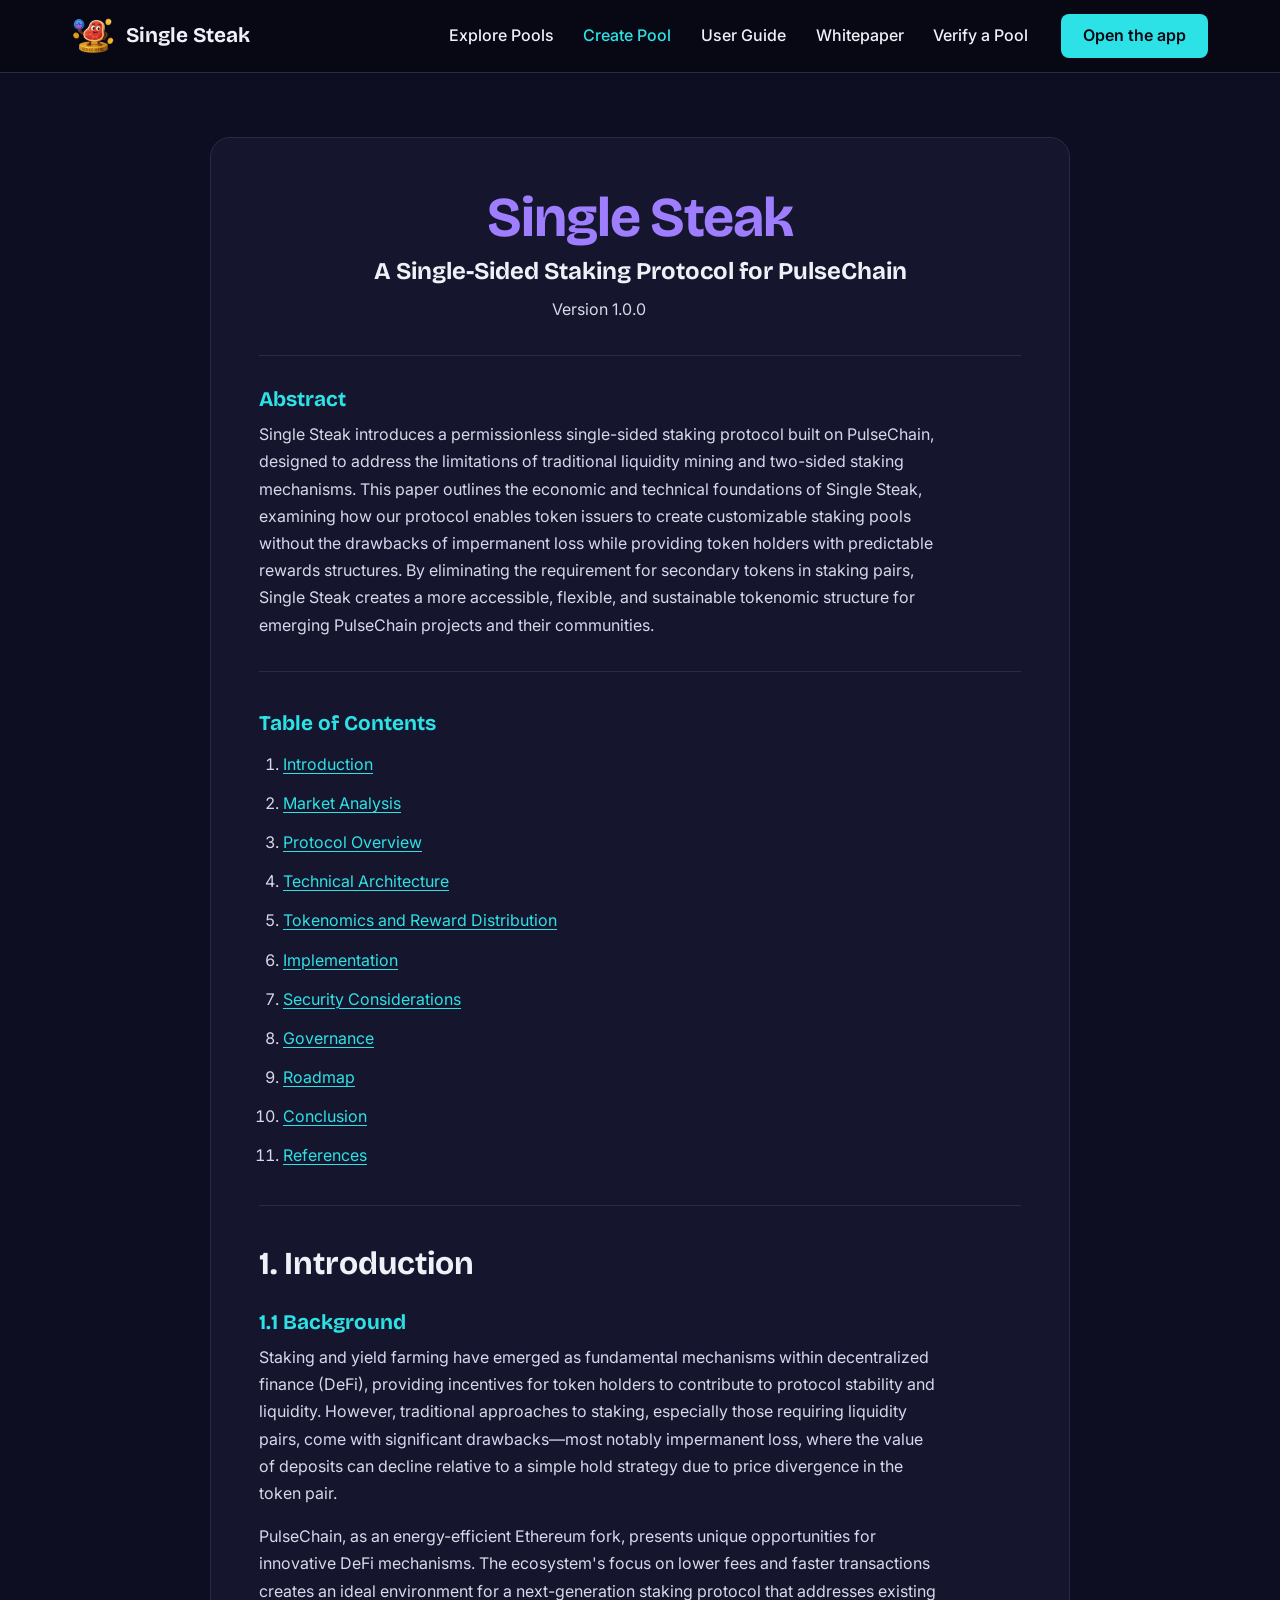
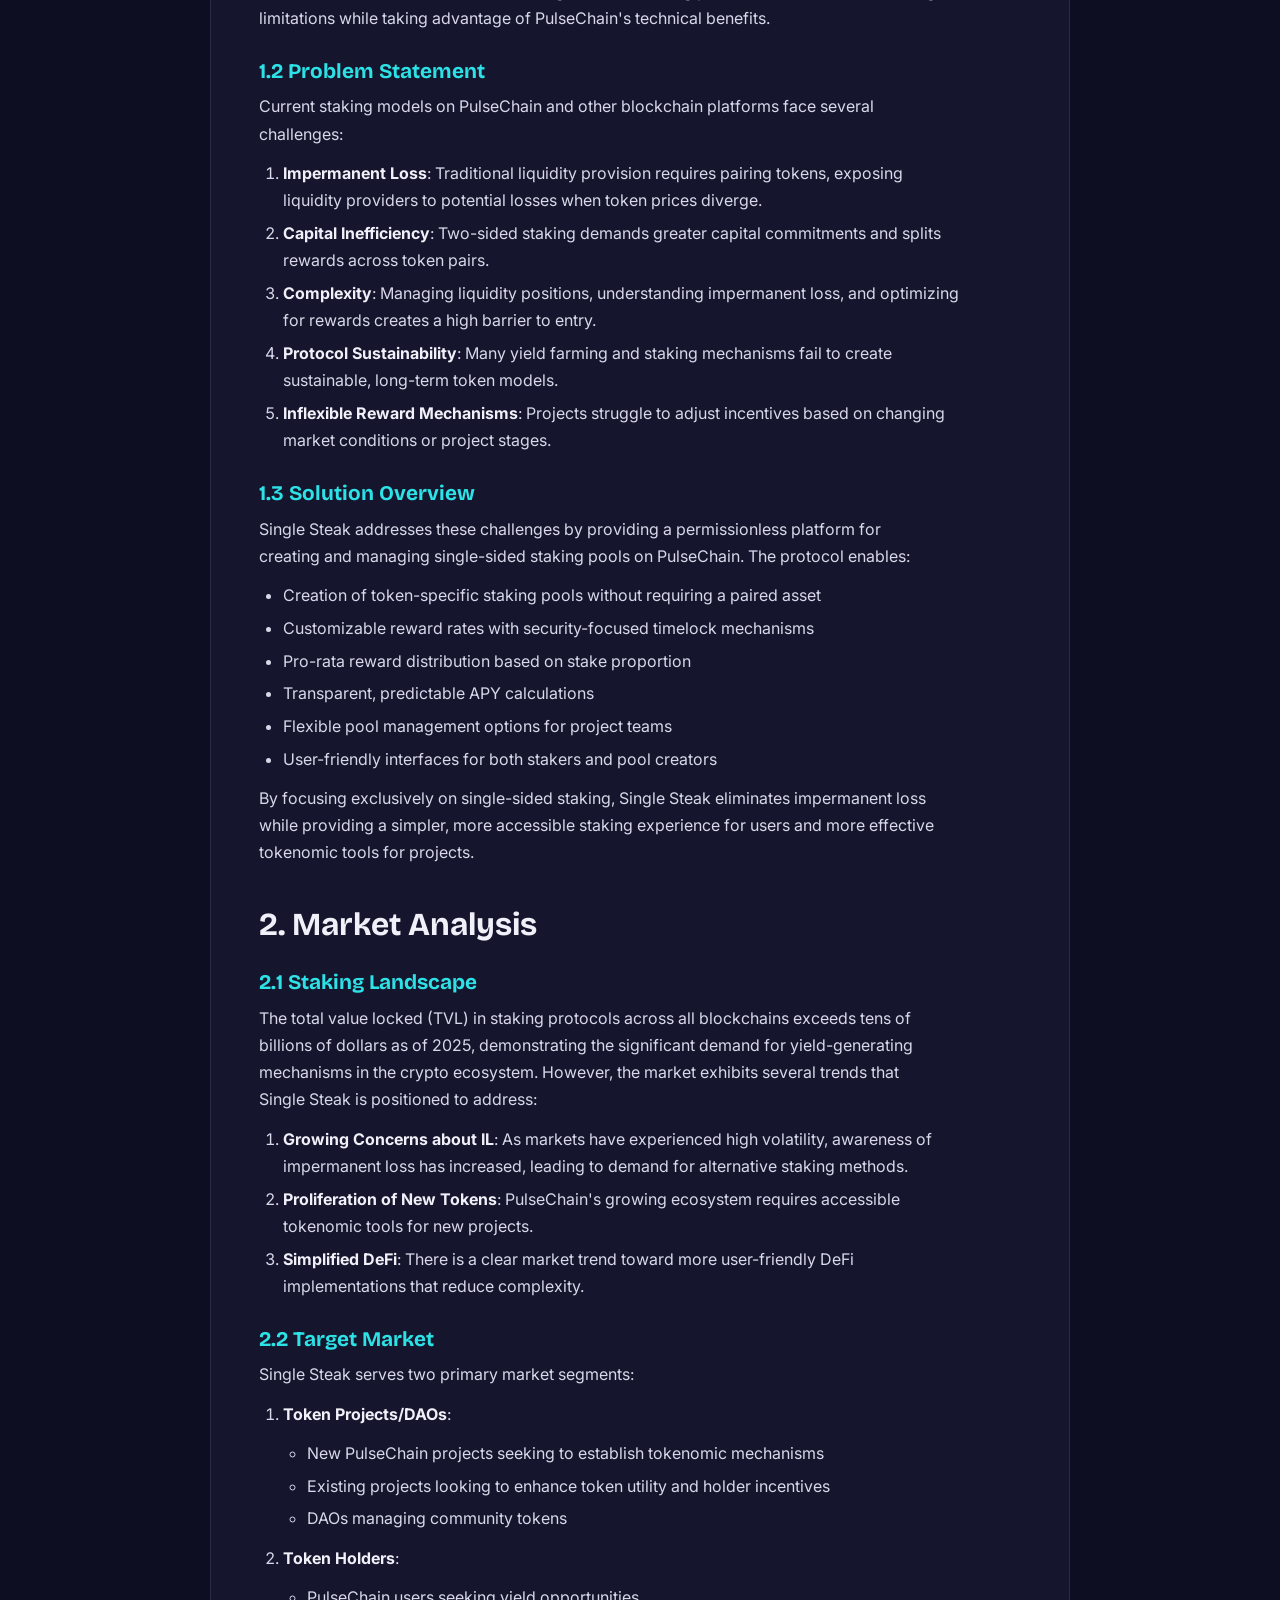
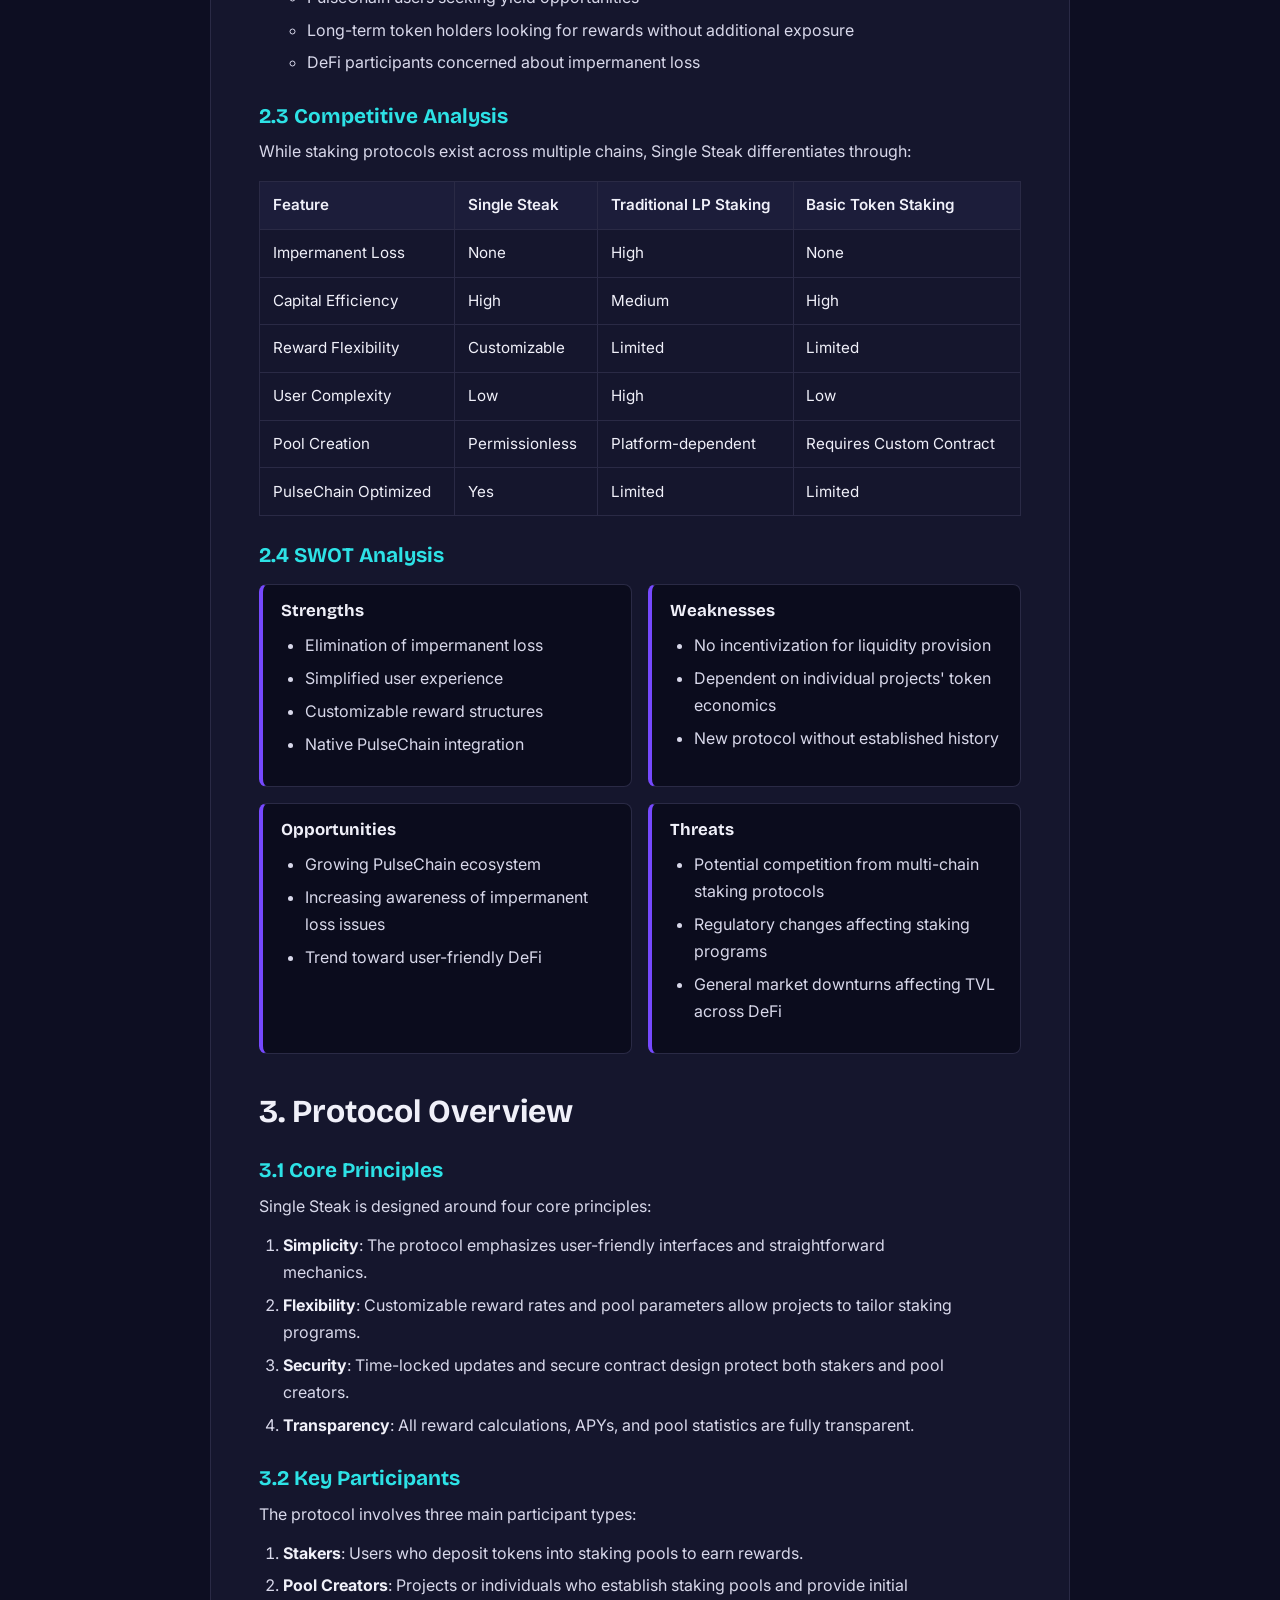
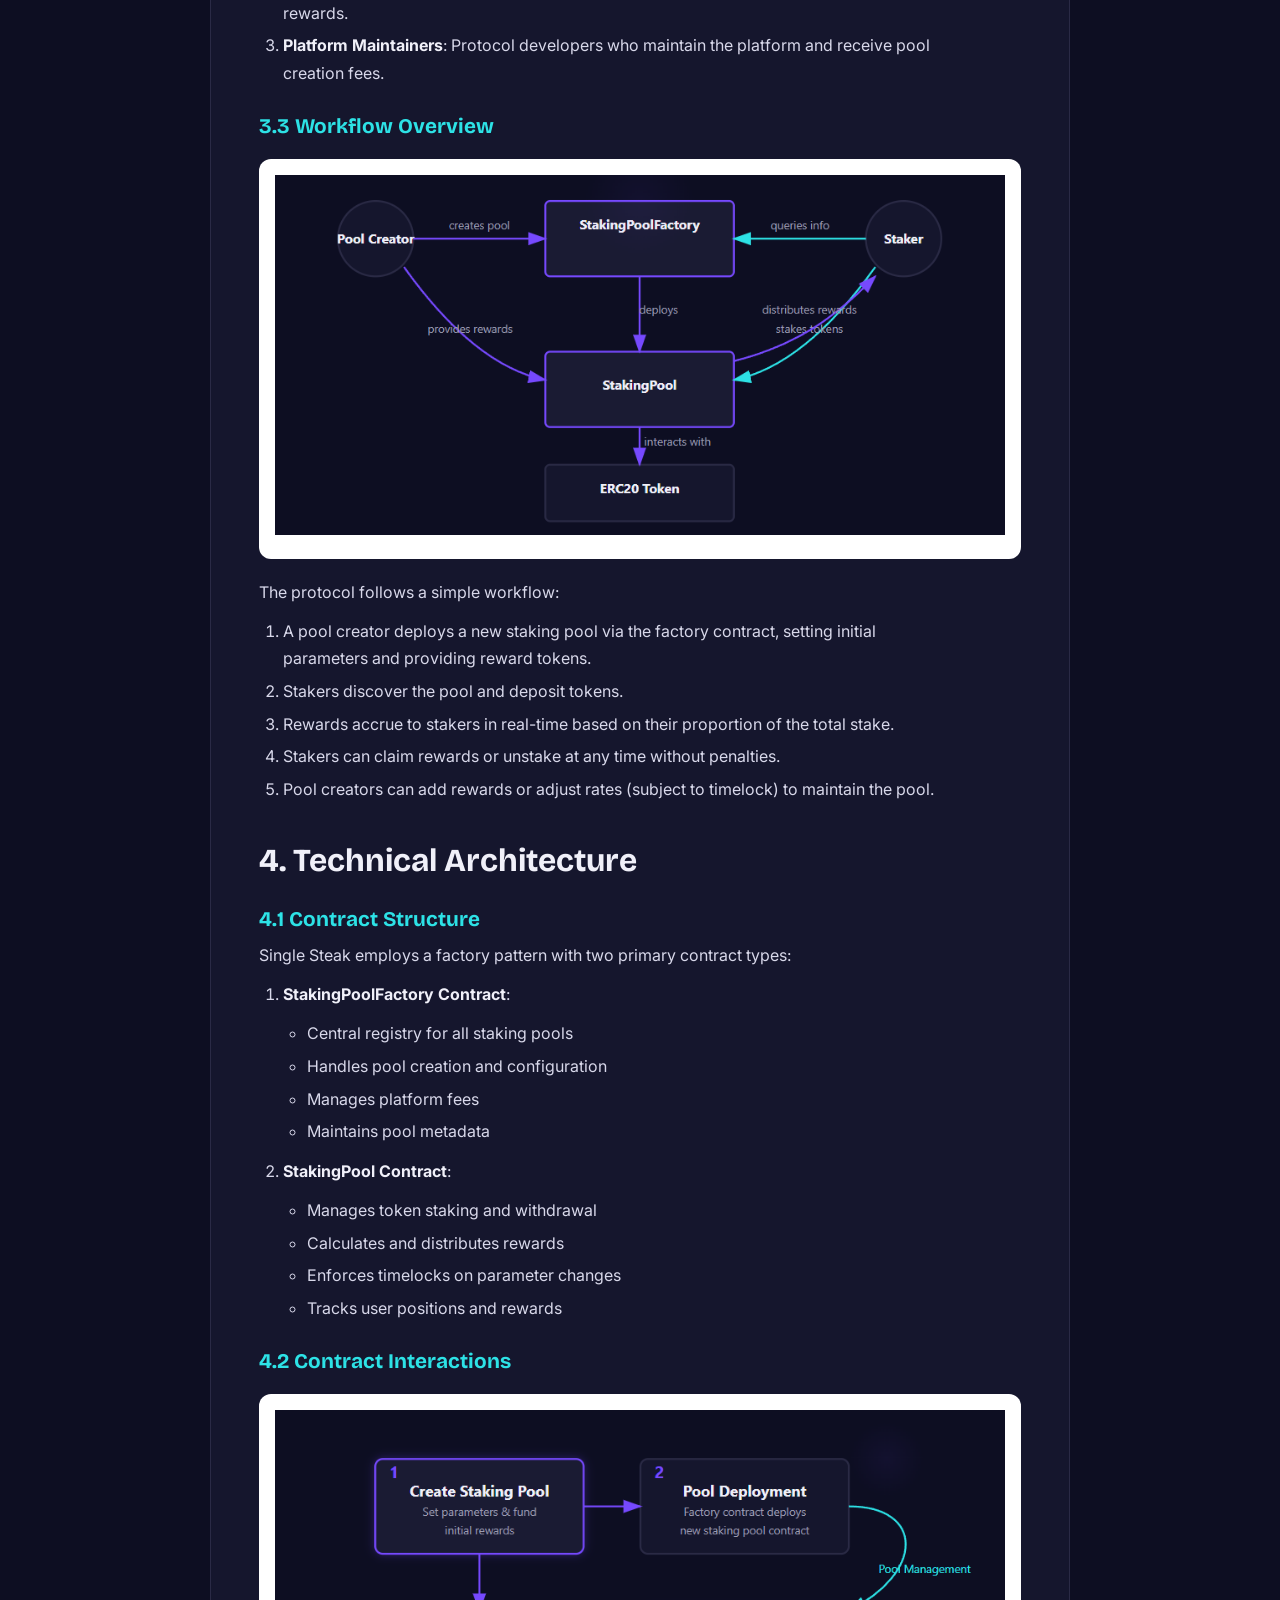
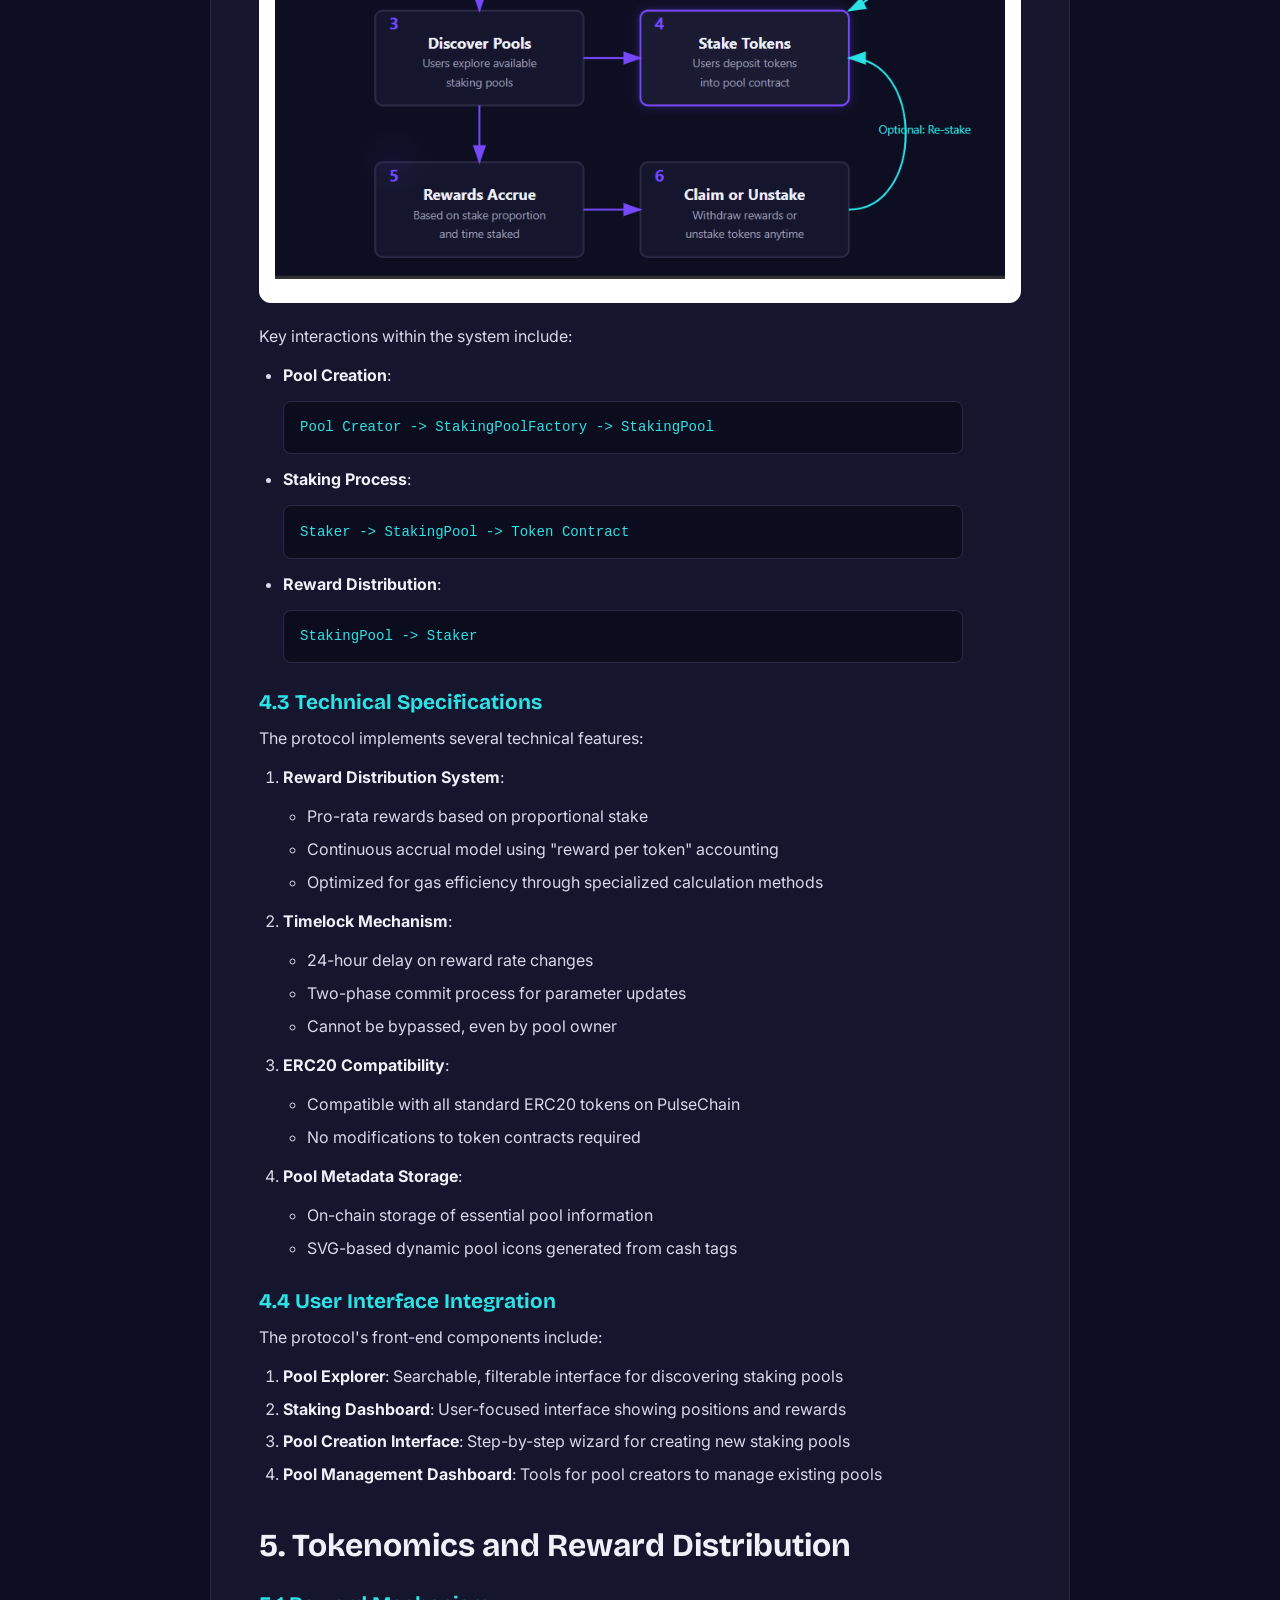
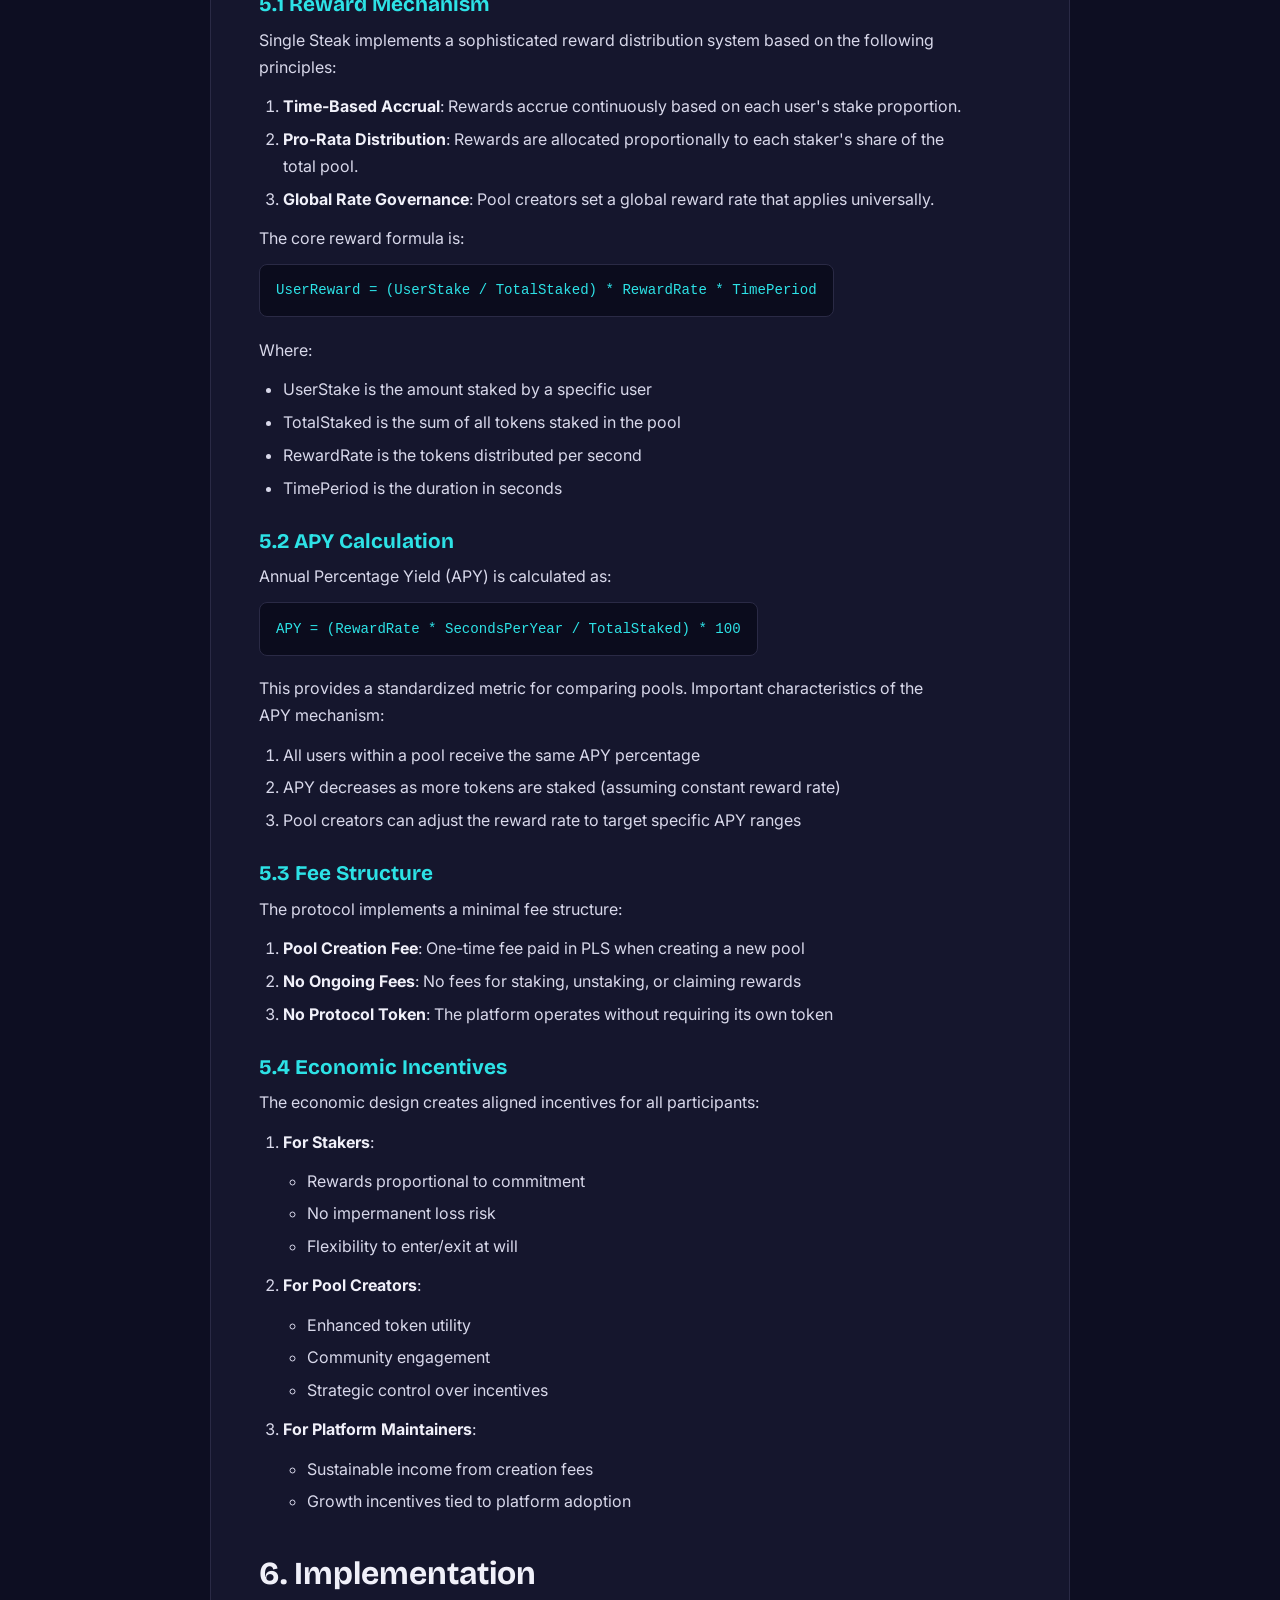
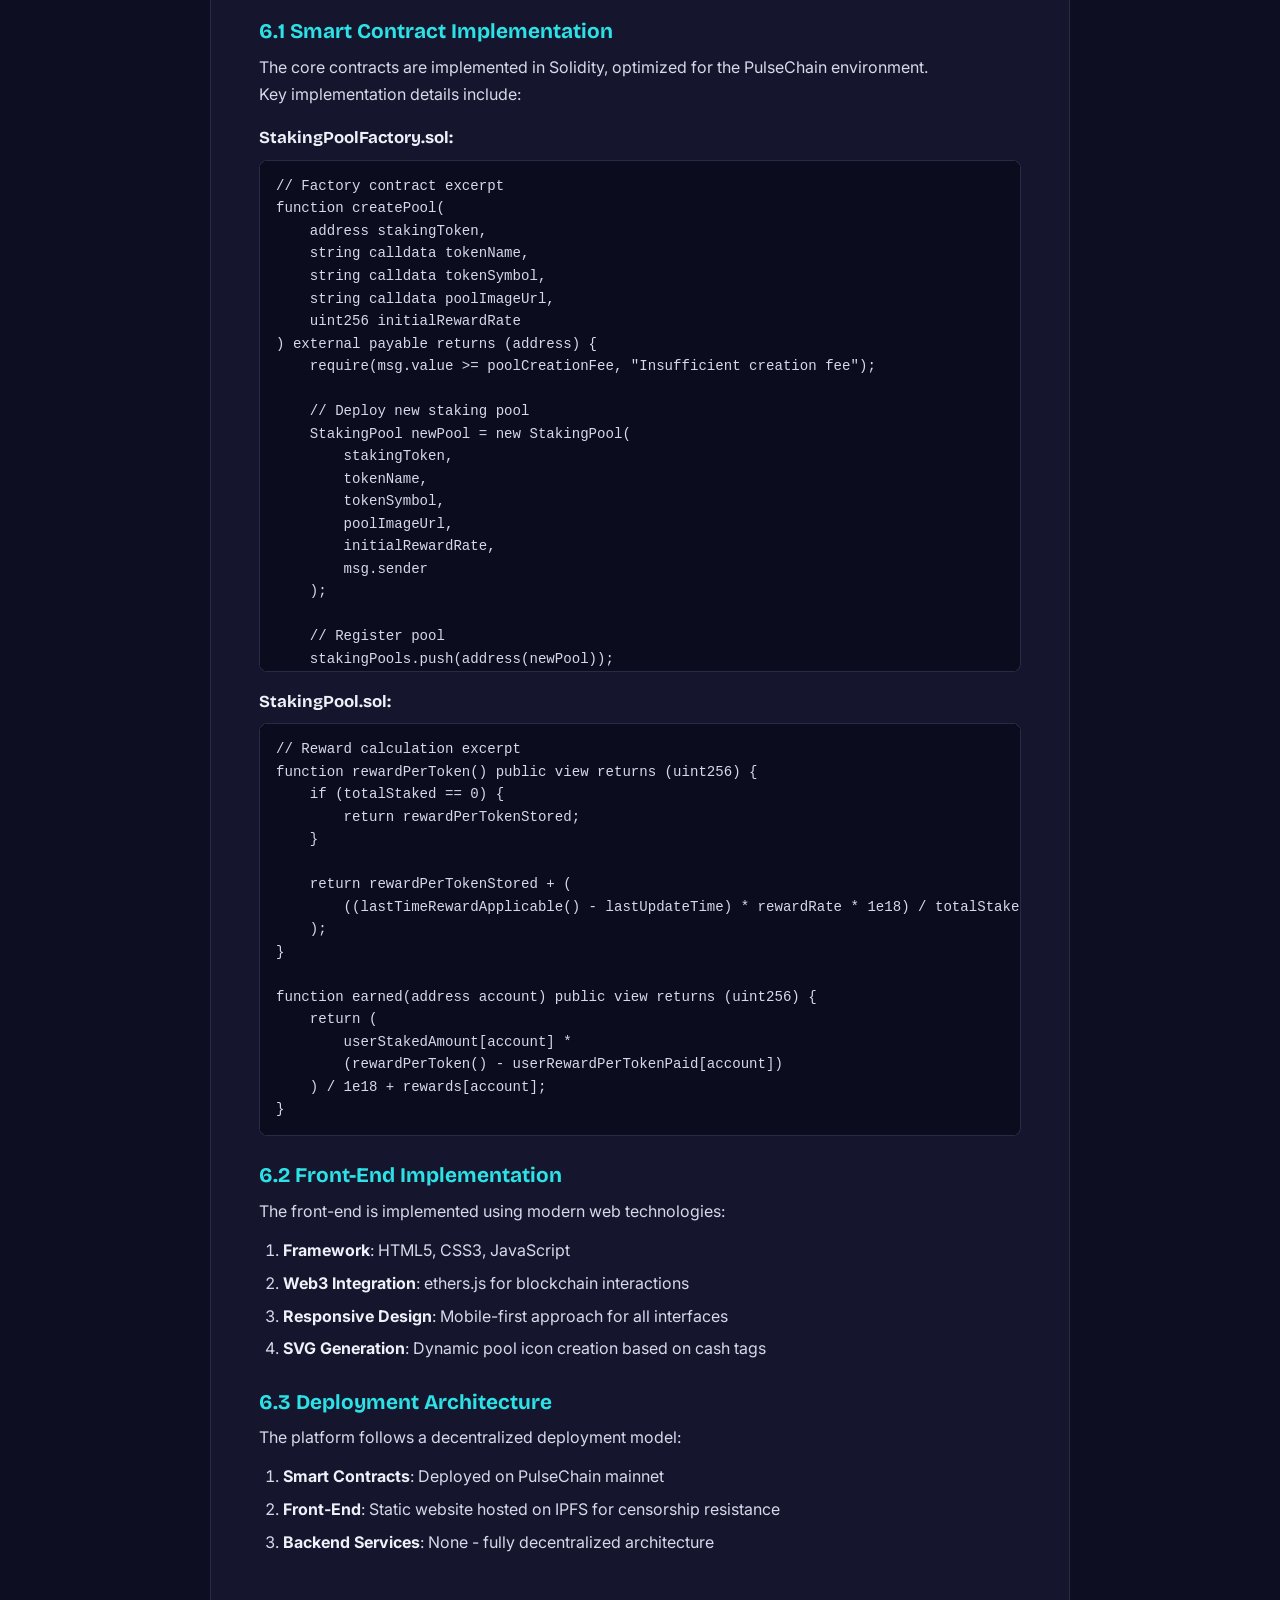
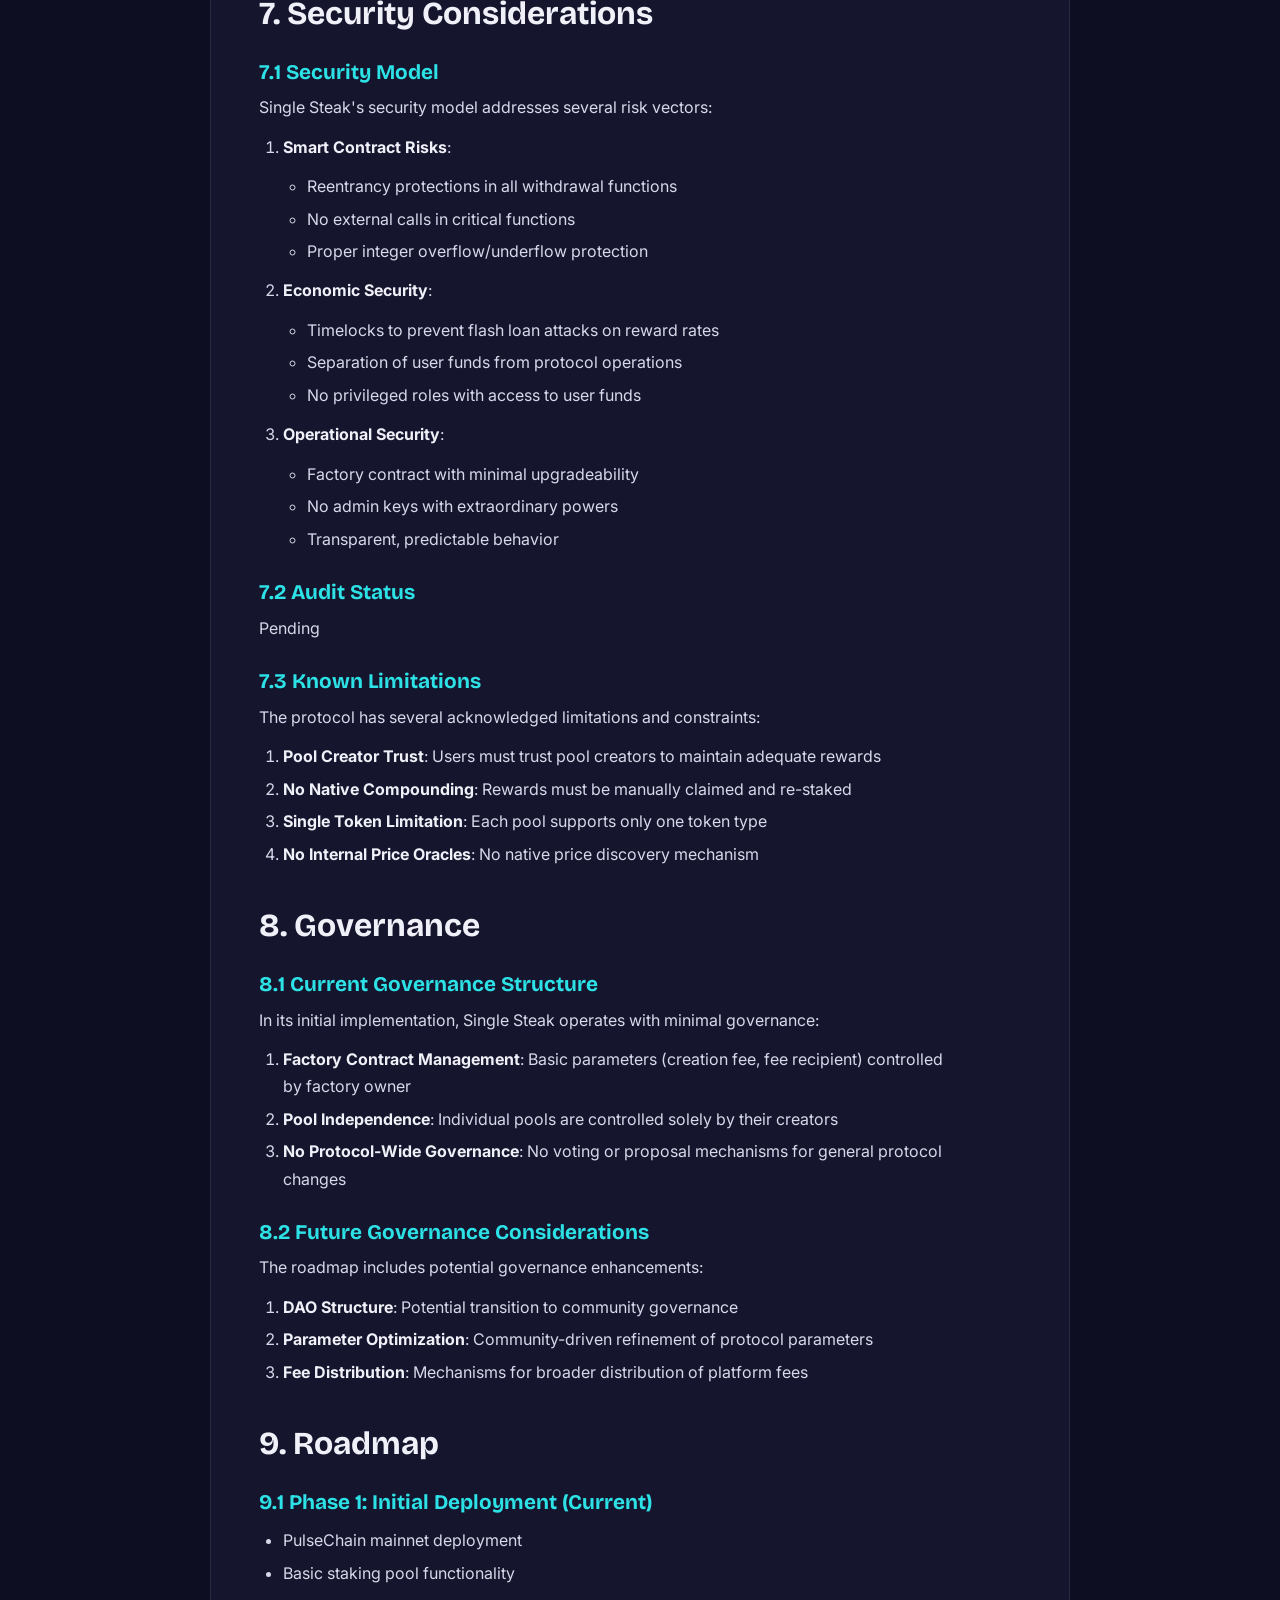
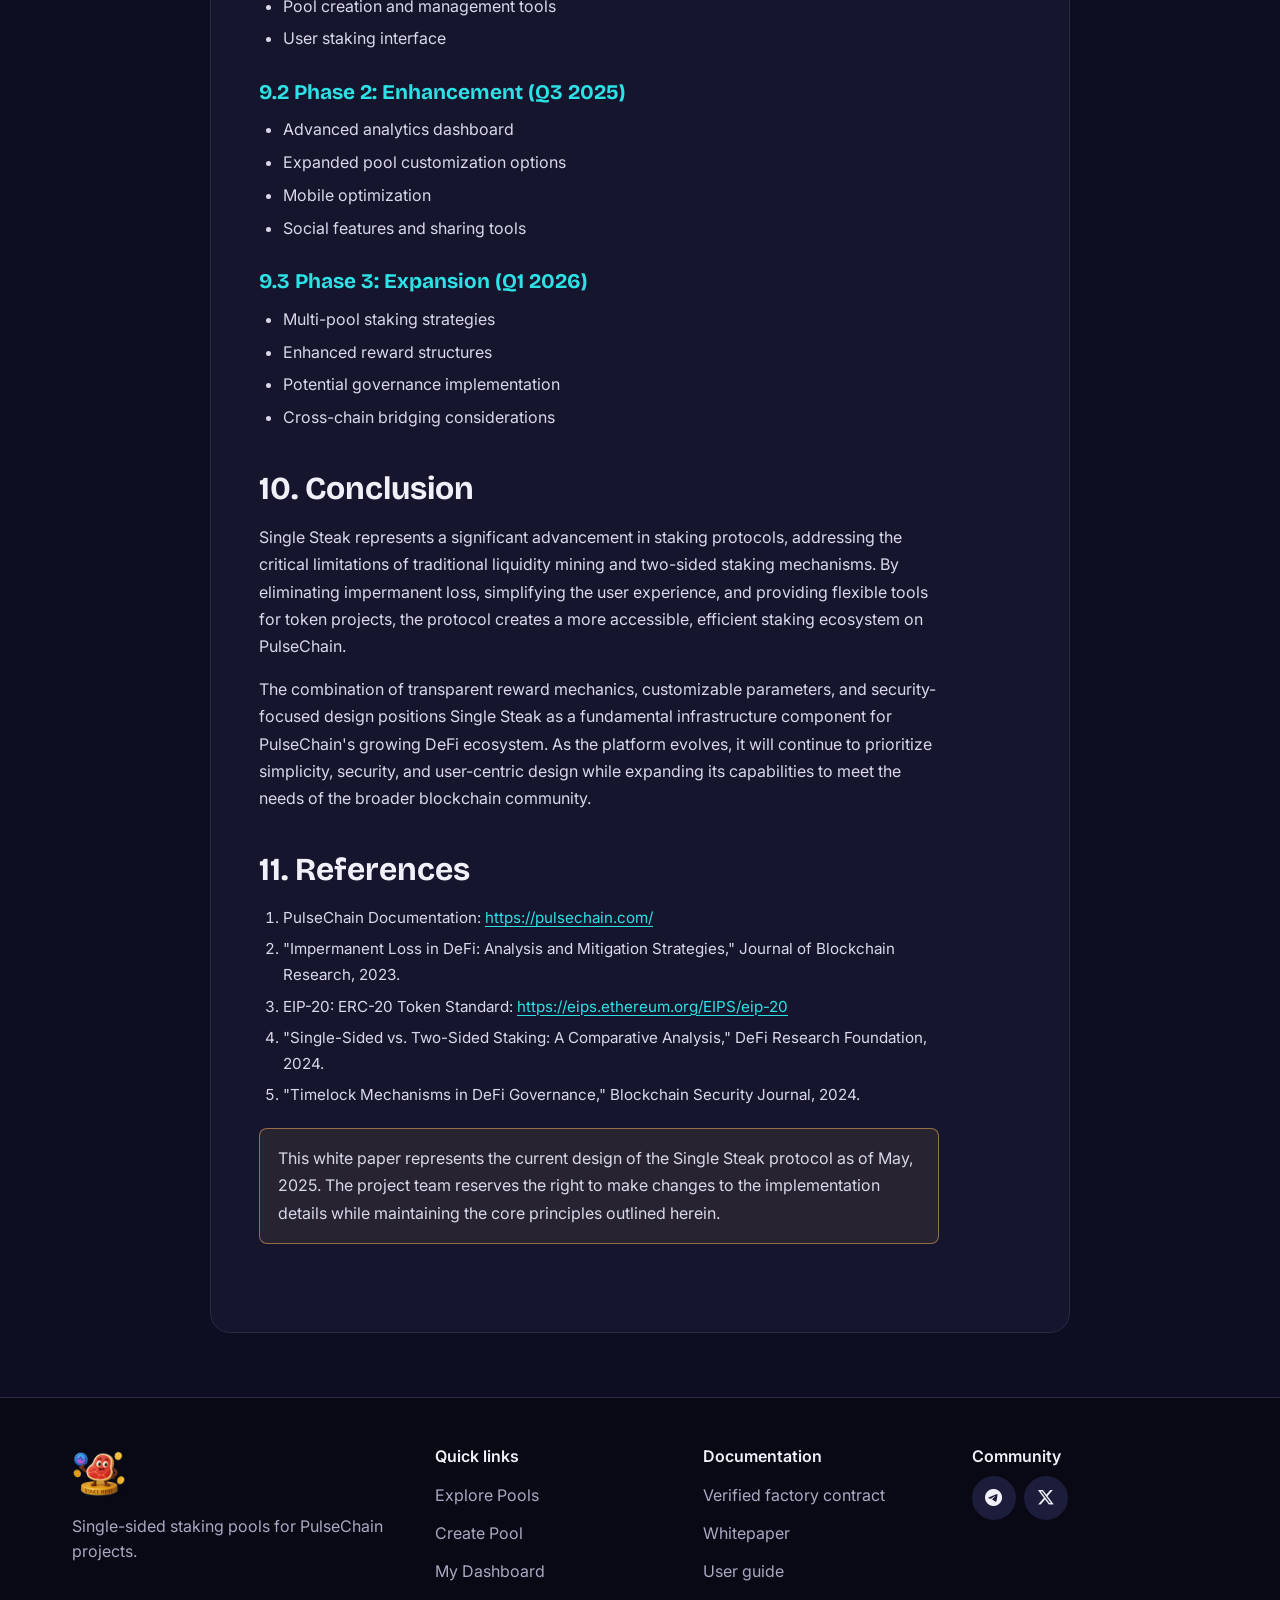
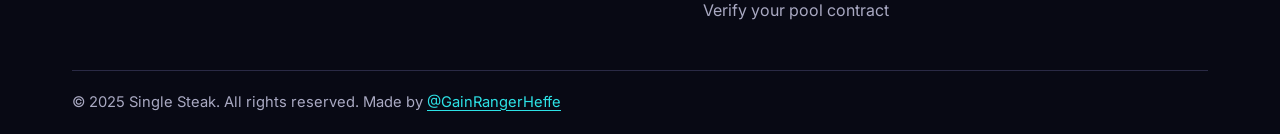
<file: whitepaper.html>
<!DOCTYPE html>
<html lang="en">
<head>
    <meta charset="UTF-8">
    <meta name="viewport" content="width=device-width, initial-scale=1.0">

    <title>Single Steak Whitepaper | A Single-Sided Staking Protocol for PulseChain</title>
    <meta name="description" content="The Single Steak whitepaper: protocol design, contract architecture, reward distribution, security considerations and roadmap for single-sided staking on PulseChain.">
    <meta name="robots" content="index, follow, max-image-preview:large">
    <link rel="canonical" href="https://singlesteak.com/whitepaper.html">
    <meta name="theme-color" content="#080914">

    <!-- Open Graph -->
    <meta property="og:type" content="article">
    <meta property="og:site_name" content="Single Steak">
    <meta property="og:title" content="Single Steak Whitepaper | A Single-Sided Staking Protocol for PulseChain">
    <meta property="og:description" content="The Single Steak whitepaper: protocol design, contract architecture, reward distribution, security considerations and roadmap for single-sided staking on PulseChain.">
    <meta property="og:url" content="https://singlesteak.com/whitepaper.html">
    <meta property="og:image" content="https://singlesteak.com/images/meta.webp">

    <!-- Twitter / X -->
    <meta name="twitter:card" content="summary_large_image">
    <meta name="twitter:site" content="@singlesteak">
    <meta name="twitter:title" content="Single Steak Whitepaper | A Single-Sided Staking Protocol for PulseChain">
    <meta name="twitter:description" content="The Single Steak whitepaper: protocol design, contract architecture, reward distribution, security considerations and roadmap for single-sided staking on PulseChain.">
    <meta name="twitter:image" content="https://singlesteak.com/images/meta.webp">

    <link rel="icon" href="images/steak.ico">

    <!-- Fonts and icons -->
    <link rel="preconnect" href="https://fonts.googleapis.com">
    <link rel="preconnect" href="https://fonts.gstatic.com" crossorigin>
    <link rel="preconnect" href="https://cdnjs.cloudflare.com">
    <link rel="stylesheet" href="https://fonts.googleapis.com/css2?family=Bricolage+Grotesque:opsz,wght@12..96,600;12..96,700&family=Inter:wght@400;500;600;700&display=swap">
    <link rel="stylesheet" href="https://cdnjs.cloudflare.com/ajax/libs/font-awesome/6.5.1/css/all.min.css">
    <link rel="stylesheet" href="styles.css">

    <!-- Structured data -->
    <script type="application/ld+json">
    {
        "@context": "https://schema.org",
        "@graph": [
            {
                "@type": "TechArticle",
                "@id": "https://singlesteak.com/whitepaper.html#article",
                "headline": "Single Steak: a single-sided staking protocol for PulseChain",
                "description": "The Single Steak whitepaper: protocol design, contract architecture, reward distribution, security considerations and roadmap for single-sided staking on PulseChain.",
                "url": "https://singlesteak.com/whitepaper.html",
                "inLanguage": "en",
                "image": "https://singlesteak.com/images/meta.webp",
                "author": {
                    "@type": "Organization",
                    "name": "Single Steak",
                    "url": "https://singlesteak.com/"
                },
                "publisher": {
                    "@type": "Organization",
                    "name": "Single Steak",
                    "url": "https://singlesteak.com/"
                }
            },
            {
                "@type": "BreadcrumbList",
                "itemListElement": [
                    {
                        "@type": "ListItem",
                        "position": 1,
                        "name": "Single Steak",
                        "item": "https://singlesteak.com/"
                    },
                    {
                        "@type": "ListItem",
                        "position": 2,
                        "name": "Whitepaper",
                        "item": "https://singlesteak.com/whitepaper.html"
                    }
                ]
            }
        ]
    }
    </script>
</head>
<body>
    <a class="skip-link" href="#main">Skip to content</a>

    <header class="header">
        <div class="container">
            <div class="header-content">
                <a href="index.html" class="logo" aria-label="Single Steak, home">
                    <img src="images/steak.webp" alt="" id="site-logo" width="44" height="44">
                    <span class="logo-text">Single Steak</span>
                </a>
                <nav class="main-nav" aria-label="Main">
                    <ul class="nav-links">
                        <li><a href="index.html#explore" class="nav-link">Explore Pools</a></li>
                        <li><a href="index.html#create" class="nav-link create-btn">Create Pool</a></li>
                        <li><a href="guide.html" class="nav-link">User Guide</a></li>
                        <li><a href="whitepaper.html" class="nav-link">Whitepaper</a></li>
                        <li><a href="poolca.html" class="nav-link">Verify a Pool</a></li>
                    </ul>
                </nav>
                <div class="wallet-connect">
                    <a href="index.html" class="btn connect-btn">Open the app</a>
                </div>
                <button class="mobile-menu-toggle" type="button" aria-label="Menu" aria-expanded="false">
                    <span></span>
                    <span></span>
                    <span></span>
                </button>
            </div>
        </div>
    </header>

    <main class="whitepaper-content" id="main">
    <div class="container">
        <article class="whitepaper">
            <header class="whitepaper-header">
                <h1>Single Steak</h1>
                <h2>A Single-Sided Staking Protocol for PulseChain</h2>
                <p class="whitepaper-version">Version 1.0.0</p>
                <hr>
            </header>

            <section id="abstract">
                <h3>Abstract</h3>
                <p>Single Steak introduces a permissionless single-sided staking protocol built on PulseChain, designed to address the limitations of traditional liquidity mining and two-sided staking mechanisms. This paper outlines the economic and technical foundations of Single Steak, examining how our protocol enables token issuers to create customizable staking pools without the drawbacks of impermanent loss while providing token holders with predictable rewards structures. By eliminating the requirement for secondary tokens in staking pairs, Single Steak creates a more accessible, flexible, and sustainable tokenomic structure for emerging PulseChain projects and their communities.</p>
                <hr>
            </section>

            <section id="table-of-contents">
                <h3>Table of Contents</h3>
                <ol class="toc">
                    <li><a href="#introduction">Introduction</a></li>
                    <li><a href="#market-analysis">Market Analysis</a></li>
                    <li><a href="#protocol-overview">Protocol Overview</a></li>
                    <li><a href="#technical-architecture">Technical Architecture</a></li>
                    <li><a href="#tokenomics">Tokenomics and Reward Distribution</a></li>
                    <li><a href="#implementation">Implementation</a></li>
                    <li><a href="#security">Security Considerations</a></li>
                    <li><a href="#governance">Governance</a></li>
                    <li><a href="#roadmap">Roadmap</a></li>
                    <li><a href="#conclusion">Conclusion</a></li>
                    <li><a href="#references">References</a></li>
                </ol>
                <hr>
            </section>

            <section id="introduction">
                <h2>1. Introduction</h2>
                
                <div class="subsection">
                    <h3>1.1 Background</h3>
                    <p>Staking and yield farming have emerged as fundamental mechanisms within decentralized finance (DeFi), providing incentives for token holders to contribute to protocol stability and liquidity. However, traditional approaches to staking, especially those requiring liquidity pairs, come with significant drawbacks—most notably impermanent loss, where the value of deposits can decline relative to a simple hold strategy due to price divergence in the token pair.</p>
                    <p>PulseChain, as an energy-efficient Ethereum fork, presents unique opportunities for innovative DeFi mechanisms. The ecosystem's focus on lower fees and faster transactions creates an ideal environment for a next-generation staking protocol that addresses existing limitations while taking advantage of PulseChain's technical benefits.</p>
                </div>
                
                <div class="subsection">
                    <h3>1.2 Problem Statement</h3>
                    <p>Current staking models on PulseChain and other blockchain platforms face several challenges:</p>
                    <ol>
                        <li><strong>Impermanent Loss</strong>: Traditional liquidity provision requires pairing tokens, exposing liquidity providers to potential losses when token prices diverge.</li>
                        <li><strong>Capital Inefficiency</strong>: Two-sided staking demands greater capital commitments and splits rewards across token pairs.</li>
                        <li><strong>Complexity</strong>: Managing liquidity positions, understanding impermanent loss, and optimizing for rewards creates a high barrier to entry.</li>
                        <li><strong>Protocol Sustainability</strong>: Many yield farming and staking mechanisms fail to create sustainable, long-term token models.</li>
                        <li><strong>Inflexible Reward Mechanisms</strong>: Projects struggle to adjust incentives based on changing market conditions or project stages.</li>
                    </ol>
                </div>
                
                <div class="subsection">
                    <h3>1.3 Solution Overview</h3>
                    <p>Single Steak addresses these challenges by providing a permissionless platform for creating and managing single-sided staking pools on PulseChain. The protocol enables:</p>
                    <ul>
                        <li>Creation of token-specific staking pools without requiring a paired asset</li>
                        <li>Customizable reward rates with security-focused timelock mechanisms</li>
                        <li>Pro-rata reward distribution based on stake proportion</li>
                        <li>Transparent, predictable APY calculations</li>
                        <li>Flexible pool management options for project teams</li>
                        <li>User-friendly interfaces for both stakers and pool creators</li>
                    </ul>
                    <p>By focusing exclusively on single-sided staking, Single Steak eliminates impermanent loss while providing a simpler, more accessible staking experience for users and more effective tokenomic tools for projects.</p>
                </div>
            </section>

            <section id="market-analysis">
                <h2>2. Market Analysis</h2>
                
                <div class="subsection">
                    <h3>2.1 Staking Landscape</h3>
                    <p>The total value locked (TVL) in staking protocols across all blockchains exceeds tens of billions of dollars as of 2025, demonstrating the significant demand for yield-generating mechanisms in the crypto ecosystem. However, the market exhibits several trends that Single Steak is positioned to address:</p>
                    <ol>
                        <li><strong>Growing Concerns about IL</strong>: As markets have experienced high volatility, awareness of impermanent loss has increased, leading to demand for alternative staking methods.</li>
                        <li><strong>Proliferation of New Tokens</strong>: PulseChain's growing ecosystem requires accessible tokenomic tools for new projects.</li>
                        <li><strong>Simplified DeFi</strong>: There is a clear market trend toward more user-friendly DeFi implementations that reduce complexity.</li>
                    </ol>
                </div>
                
                <div class="subsection">
                    <h3>2.2 Target Market</h3>
                    <p>Single Steak serves two primary market segments:</p>
                    <ol>
                        <li>
                            <strong>Token Projects/DAOs</strong>:
                            <ul>
                                <li>New PulseChain projects seeking to establish tokenomic mechanisms</li>
                                <li>Existing projects looking to enhance token utility and holder incentives</li>
                                <li>DAOs managing community tokens</li>
                            </ul>
                        </li>
                        <li>
                            <strong>Token Holders</strong>:
                            <ul>
                                <li>PulseChain users seeking yield opportunities</li>
                                <li>Long-term token holders looking for rewards without additional exposure</li>
                                <li>DeFi participants concerned about impermanent loss</li>
                            </ul>
                        </li>
                    </ol>
                </div>
                
                <div class="subsection">
                    <h3>2.3 Competitive Analysis</h3>
                    <p>While staking protocols exist across multiple chains, Single Steak differentiates through:</p>
                    <div class="table-responsive">
                        <table class="competitive-table">
                            <thead>
                                <tr>
                                    <th>Feature</th>
                                    <th>Single Steak</th>
                                    <th>Traditional LP Staking</th>
                                    <th>Basic Token Staking</th>
                                </tr>
                            </thead>
                            <tbody>
                                <tr>
                                    <td>Impermanent Loss</td>
                                    <td>None</td>
                                    <td>High</td>
                                    <td>None</td>
                                </tr>
                                <tr>
                                    <td>Capital Efficiency</td>
                                    <td>High</td>
                                    <td>Medium</td>
                                    <td>High</td>
                                </tr>
                                <tr>
                                    <td>Reward Flexibility</td>
                                    <td>Customizable</td>
                                    <td>Limited</td>
                                    <td>Limited</td>
                                </tr>
                                <tr>
                                    <td>User Complexity</td>
                                    <td>Low</td>
                                    <td>High</td>
                                    <td>Low</td>
                                </tr>
                                <tr>
                                    <td>Pool Creation</td>
                                    <td>Permissionless</td>
                                    <td>Platform-dependent</td>
                                    <td>Requires Custom Contract</td>
                                </tr>
                                <tr>
                                    <td>PulseChain Optimized</td>
                                    <td>Yes</td>
                                    <td>Limited</td>
                                    <td>Limited</td>
                                </tr>
                            </tbody>
                        </table>
                    </div>
                </div>
                
                <div class="subsection">
                    <h3>2.4 SWOT Analysis</h3>
                    <div class="swot-grid">
                        <div class="swot-item">
                            <h4>Strengths</h4>
                            <ul>
                                <li>Elimination of impermanent loss</li>
                                <li>Simplified user experience</li>
                                <li>Customizable reward structures</li>
                                <li>Native PulseChain integration</li>
                            </ul>
                        </div>
                        
                        <div class="swot-item">
                            <h4>Weaknesses</h4>
                            <ul>
                                <li>No incentivization for liquidity provision</li>
                                <li>Dependent on individual projects' token economics</li>
                                <li>New protocol without established history</li>
                            </ul>
                        </div>
                        
                        <div class="swot-item">
                            <h4>Opportunities</h4>
                            <ul>
                                <li>Growing PulseChain ecosystem</li>
                                <li>Increasing awareness of impermanent loss issues</li>
                                <li>Trend toward user-friendly DeFi</li>
                            </ul>
                        </div>
                        
                        <div class="swot-item">
                            <h4>Threats</h4>
                            <ul>
                                <li>Potential competition from multi-chain staking protocols</li>
                                <li>Regulatory changes affecting staking programs</li>
                                <li>General market downturns affecting TVL across DeFi</li>
                            </ul>
                        </div>
                    </div>
                </div>
            </section>

            <section id="protocol-overview">
                <h2>3. Protocol Overview</h2>
                
                <div class="subsection">
                    <h3>3.1 Core Principles</h3>
                    <p>Single Steak is designed around four core principles:</p>
                    <ol>
                        <li><strong>Simplicity</strong>: The protocol emphasizes user-friendly interfaces and straightforward mechanics.</li>
                        <li><strong>Flexibility</strong>: Customizable reward rates and pool parameters allow projects to tailor staking programs.</li>
                        <li><strong>Security</strong>: Time-locked updates and secure contract design protect both stakers and pool creators.</li>
                        <li><strong>Transparency</strong>: All reward calculations, APYs, and pool statistics are fully transparent.</li>
                    </ol>
                </div>
                
                <div class="subsection">
                    <h3>3.2 Key Participants</h3>
                    <p>The protocol involves three main participant types:</p>
                    <ol>
                        <li><strong>Stakers</strong>: Users who deposit tokens into staking pools to earn rewards.</li>
                        <li><strong>Pool Creators</strong>: Projects or individuals who establish staking pools and provide initial rewards.</li>
                        <li><strong>Platform Maintainers</strong>: Protocol developers who maintain the platform and receive pool creation fees.</li>
                    </ol>
                </div>
                
                <div class="subsection">
                    <h3>3.3 Workflow Overview</h3>
                    <div class="diagram-container">
                        <img src="images/workflow.png" alt="Protocol Workflow" class="protocol-diagram">
                    </div>
                    <p>The protocol follows a simple workflow:</p>
                    <ol>
                        <li>A pool creator deploys a new staking pool via the factory contract, setting initial parameters and providing reward tokens.</li>
                        <li>Stakers discover the pool and deposit tokens.</li>
                        <li>Rewards accrue to stakers in real-time based on their proportion of the total stake.</li>
                        <li>Stakers can claim rewards or unstake at any time without penalties.</li>
                        <li>Pool creators can add rewards or adjust rates (subject to timelock) to maintain the pool.</li>
                    </ol>
                </div>
            </section>

            <section id="technical-architecture">
                <h2>4. Technical Architecture</h2>
                
                <div class="subsection">
                    <h3>4.1 Contract Structure</h3>
                    <p>Single Steak employs a factory pattern with two primary contract types:</p>
                    <ol>
                        <li>
                            <strong>StakingPoolFactory Contract</strong>:
                            <ul>
                                <li>Central registry for all staking pools</li>
                                <li>Handles pool creation and configuration</li>
                                <li>Manages platform fees</li>
                                <li>Maintains pool metadata</li>
                            </ul>
                        </li>
                        <li>
                            <strong>StakingPool Contract</strong>:
                            <ul>
                                <li>Manages token staking and withdrawal</li>
                                <li>Calculates and distributes rewards</li>
                                <li>Enforces timelocks on parameter changes</li>
                                <li>Tracks user positions and rewards</li>
                            </ul>
                        </li>
                    </ol>
                </div>
                
                <div class="subsection">
                    <h3>4.2 Contract Interactions</h3>
                    <div class="diagram-container">
                        <img src="images/contract.png" alt="Contract Interaction Diagram" class="contract-diagram">
                    </div>
                    <p>Key interactions within the system include:</p>
                    <ul>
                        <li>
                            <strong>Pool Creation</strong>:
                            <pre class="code-flow">Pool Creator -> StakingPoolFactory -> StakingPool</pre>
                        </li>
                        <li>
                            <strong>Staking Process</strong>:
                            <pre class="code-flow">Staker -> StakingPool -> Token Contract</pre>
                        </li>
                        <li>
                            <strong>Reward Distribution</strong>:
                            <pre class="code-flow">StakingPool -> Staker</pre>
                        </li>
                    </ul>
                </div>
                
                <div class="subsection">
                    <h3>4.3 Technical Specifications</h3>
                    <p>The protocol implements several technical features:</p>
                    <ol>
                        <li>
                            <strong>Reward Distribution System</strong>:
                            <ul>
                                <li>Pro-rata rewards based on proportional stake</li>
                                <li>Continuous accrual model using "reward per token" accounting</li>
                                <li>Optimized for gas efficiency through specialized calculation methods</li>
                            </ul>
                        </li>
                        <li>
                            <strong>Timelock Mechanism</strong>:
                            <ul>
                                <li>24-hour delay on reward rate changes</li>
                                <li>Two-phase commit process for parameter updates</li>
                                <li>Cannot be bypassed, even by pool owner</li>
                            </ul>
                        </li>
                        <li>
                            <strong>ERC20 Compatibility</strong>:
                            <ul>
                                <li>Compatible with all standard ERC20 tokens on PulseChain</li>
                                <li>No modifications to token contracts required</li>
                            </ul>
                        </li>
                        <li>
                            <strong>Pool Metadata Storage</strong>:
                            <ul>
                                <li>On-chain storage of essential pool information</li>
                                <li>SVG-based dynamic pool icons generated from cash tags</li>
                            </ul>
                        </li>
                    </ol>
                </div>
                
                <div class="subsection">
                    <h3>4.4 User Interface Integration</h3>
                    <p>The protocol's front-end components include:</p>
                    <ol>
                        <li><strong>Pool Explorer</strong>: Searchable, filterable interface for discovering staking pools</li>
                        <li><strong>Staking Dashboard</strong>: User-focused interface showing positions and rewards</li>
                        <li><strong>Pool Creation Interface</strong>: Step-by-step wizard for creating new staking pools</li>
                        <li><strong>Pool Management Dashboard</strong>: Tools for pool creators to manage existing pools</li>
                    </ol>
                </div>
            </section>

            <section id="tokenomics">
                <h2>5. Tokenomics and Reward Distribution</h2>
                
                <div class="subsection">
                    <h3>5.1 Reward Mechanism</h3>
                    <p>Single Steak implements a sophisticated reward distribution system based on the following principles:</p>
                    <ol>
                        <li><strong>Time-Based Accrual</strong>: Rewards accrue continuously based on each user's stake proportion.</li>
                        <li><strong>Pro-Rata Distribution</strong>: Rewards are allocated proportionally to each staker's share of the total pool.</li>
                        <li><strong>Global Rate Governance</strong>: Pool creators set a global reward rate that applies universally.</li>
                    </ol>
                    <p>The core reward formula is:</p>
                    <pre class="formula">UserReward = (UserStake / TotalStaked) * RewardRate * TimePeriod</pre>
                    <p>Where:</p>
                    <ul>
                        <li>UserStake is the amount staked by a specific user</li>
                        <li>TotalStaked is the sum of all tokens staked in the pool</li>
                        <li>RewardRate is the tokens distributed per second</li>
                        <li>TimePeriod is the duration in seconds</li>
                    </ul>
                </div>
                
                <div class="subsection">
                    <h3>5.2 APY Calculation</h3>
                    <p>Annual Percentage Yield (APY) is calculated as:</p>
                    <pre class="formula">APY = (RewardRate * SecondsPerYear / TotalStaked) * 100</pre>
                    <p>This provides a standardized metric for comparing pools. Important characteristics of the APY mechanism:</p>
                    <ol>
                        <li>All users within a pool receive the same APY percentage</li>
                        <li>APY decreases as more tokens are staked (assuming constant reward rate)</li>
                        <li>Pool creators can adjust the reward rate to target specific APY ranges</li>
                    </ol>
                </div>
                
                <div class="subsection">
                    <h3>5.3 Fee Structure</h3>
                    <p>The protocol implements a minimal fee structure:</p>
                    <ol>
                        <li><strong>Pool Creation Fee</strong>: One-time fee paid in PLS when creating a new pool</li>
                        <li><strong>No Ongoing Fees</strong>: No fees for staking, unstaking, or claiming rewards</li>
                        <li><strong>No Protocol Token</strong>: The platform operates without requiring its own token</li>
                    </ol>
                </div>
                
                <div class="subsection">
                    <h3>5.4 Economic Incentives</h3>
                    <p>The economic design creates aligned incentives for all participants:</p>
                    <ol>
                        <li>
                            <strong>For Stakers</strong>:
                            <ul>
                                <li>Rewards proportional to commitment</li>
                                <li>No impermanent loss risk</li>
                                <li>Flexibility to enter/exit at will</li>
                            </ul>
                        </li>
                        <li>
                            <strong>For Pool Creators</strong>:
                            <ul>
                                <li>Enhanced token utility</li>
                                <li>Community engagement</li>
                                <li>Strategic control over incentives</li>
                            </ul>
                        </li>
                        <li>
                            <strong>For Platform Maintainers</strong>:
                            <ul>
                                <li>Sustainable income from creation fees</li>
                                <li>Growth incentives tied to platform adoption</li>
                            </ul>
                        </li>
                    </ol>
                </div>
            </section>

            <section id="implementation">
                <h2>6. Implementation</h2>
                
                <div class="subsection">
                    <h3>6.1 Smart Contract Implementation</h3>
                    <p>The core contracts are implemented in Solidity, optimized for the PulseChain environment. Key implementation details include:</p>
                    <div class="code-block">
                        <h4>StakingPoolFactory.sol:</h4>
                        <pre class="code">
// Factory contract excerpt
function createPool(
    address stakingToken,
    string calldata tokenName,
    string calldata tokenSymbol,
    string calldata poolImageUrl,
    uint256 initialRewardRate
) external payable returns (address) {
    require(msg.value >= poolCreationFee, "Insufficient creation fee");
    
    // Deploy new staking pool
    StakingPool newPool = new StakingPool(
        stakingToken,
        tokenName,
        tokenSymbol,
        poolImageUrl,
        initialRewardRate,
        msg.sender
    );
    
    // Register pool
    stakingPools.push(address(newPool));
    developerPools[msg.sender].push(address(newPool));
    
    // Transfer fee to recipient
    payable(feeRecipient).transfer(msg.value);
    
    emit PoolCreated(address(newPool), stakingToken, msg.sender);
    return address(newPool);
}</pre>
                    </div>
                    
                    <div class="code-block">
                        <h4>StakingPool.sol:</h4>
                        <pre class="code">
// Reward calculation excerpt
function rewardPerToken() public view returns (uint256) {
    if (totalStaked == 0) {
        return rewardPerTokenStored;
    }
    
    return rewardPerTokenStored + (
        ((lastTimeRewardApplicable() - lastUpdateTime) * rewardRate * 1e18) / totalStaked
    );
}

function earned(address account) public view returns (uint256) {
    return (
        userStakedAmount[account] * 
        (rewardPerToken() - userRewardPerTokenPaid[account])
    ) / 1e18 + rewards[account];
}</pre>
                    </div>
                </div>
                
                <div class="subsection">
                    <h3>6.2 Front-End Implementation</h3>
                    <p>The front-end is implemented using modern web technologies:</p>
                    <ol>
                        <li><strong>Framework</strong>: HTML5, CSS3, JavaScript</li>
                        <li><strong>Web3 Integration</strong>: ethers.js for blockchain interactions</li>
                        <li><strong>Responsive Design</strong>: Mobile-first approach for all interfaces</li>
                        <li><strong>SVG Generation</strong>: Dynamic pool icon creation based on cash tags</li>
                    </ol>
                </div>
                
                <div class="subsection">
                    <h3>6.3 Deployment Architecture</h3>
                    <p>The platform follows a decentralized deployment model:</p>
                    <ol>
                        <li><strong>Smart Contracts</strong>: Deployed on PulseChain mainnet</li>
                        <li><strong>Front-End</strong>: Static website hosted on IPFS for censorship resistance</li>
                        <li><strong>Backend Services</strong>: None - fully decentralized architecture</li>
                    </ol>
                </div>
            </section>

            <section id="security">
                <h2>7. Security Considerations</h2>
                
                <div class="subsection">
                    <h3>7.1 Security Model</h3>
                    <p>Single Steak's security model addresses several risk vectors:</p>
                    <ol>
                        <li>
                            <strong>Smart Contract Risks</strong>:
                            <ul>
                                <li>Reentrancy protections in all withdrawal functions</li>
                                <li>No external calls in critical functions</li>
                                <li>Proper integer overflow/underflow protection</li>
                            </ul>
                        </li>
                        <li>
                            <strong>Economic Security</strong>:
                            <ul>
                                <li>Timelocks to prevent flash loan attacks on reward rates</li>
                                <li>Separation of user funds from protocol operations</li>
                                <li>No privileged roles with access to user funds</li>
                            </ul>
                        </li>
                        <li>
                            <strong>Operational Security</strong>:
                            <ul>
                                <li>Factory contract with minimal upgradeability</li>
                                <li>No admin keys with extraordinary powers</li>
                                <li>Transparent, predictable behavior</li>
                            </ul>
                        </li>
                    </ol>
                </div>
                
                <div class="subsection">
                    <h3>7.2 Audit Status</h3>
                    <p>Pending</p>
                </div>
                
                <div class="subsection">
                    <h3>7.3 Known Limitations</h3>
                    <p>The protocol has several acknowledged limitations and constraints:</p>
                    <ol>
                        <li><strong>Pool Creator Trust</strong>: Users must trust pool creators to maintain adequate rewards</li>
                        <li><strong>No Native Compounding</strong>: Rewards must be manually claimed and re-staked</li>
                        <li><strong>Single Token Limitation</strong>: Each pool supports only one token type</li>
                        <li><strong>No Internal Price Oracles</strong>: No native price discovery mechanism</li>
                    </ol>
                </div>
            </section>

            <section id="governance">
                <h2>8. Governance</h2>
                
                <div class="subsection">
                    <h3>8.1 Current Governance Structure</h3>
                    <p>In its initial implementation, Single Steak operates with minimal governance:</p>
                    <ol>
                        <li><strong>Factory Contract Management</strong>: Basic parameters (creation fee, fee recipient) controlled by factory owner</li>
                        <li><strong>Pool Independence</strong>: Individual pools are controlled solely by their creators</li>
                        <li><strong>No Protocol-Wide Governance</strong>: No voting or proposal mechanisms for general protocol changes</li>
                    </ol>
                </div>
                
                <div class="subsection">
                    <h3>8.2 Future Governance Considerations</h3>
                    <p>The roadmap includes potential governance enhancements:</p>
                    <ol>
                        <li><strong>DAO Structure</strong>: Potential transition to community governance</li>
                        <li><strong>Parameter Optimization</strong>: Community-driven refinement of protocol parameters</li>
                        <li><strong>Fee Distribution</strong>: Mechanisms for broader distribution of platform fees</li>
                    </ol>
                </div>
            </section>

            <section id="roadmap">
                <h2>9. Roadmap</h2>
                
                <div class="subsection">
                    <h3>9.1 Phase 1: Initial Deployment (Current)</h3>
                    <ul>
                        <li>PulseChain mainnet deployment</li>
                        <li>Basic staking pool functionality</li>
                        <li>Pool creation and management tools</li>
                        <li>User staking interface</li>
                    </ul>
                </div>
                
                <div class="subsection">
                    <h3>9.2 Phase 2: Enhancement (Q3 2025)</h3>
                    <ul>
                        <li>Advanced analytics dashboard</li>
                        <li>Expanded pool customization options</li>
                        <li>Mobile optimization</li>
                        <li>Social features and sharing tools</li>
                    </ul>
                </div>
                
                <div class="subsection">
                    <h3>9.3 Phase 3: Expansion (Q1 2026)</h3>
                    <ul>
                        <li>Multi-pool staking strategies</li>
                        <li>Enhanced reward structures</li>
                        <li>Potential governance implementation</li>
                        <li>Cross-chain bridging considerations</li>
                    </ul>
                </div>
            </section>

            <section id="conclusion">
                <h2>10. Conclusion</h2>
                <p>Single Steak represents a significant advancement in staking protocols, addressing the critical limitations of traditional liquidity mining and two-sided staking mechanisms. By eliminating impermanent loss, simplifying the user experience, and providing flexible tools for token projects, the protocol creates a more accessible, efficient staking ecosystem on PulseChain.</p>
                <p>The combination of transparent reward mechanics, customizable parameters, and security-focused design positions Single Steak as a fundamental infrastructure component for PulseChain's growing DeFi ecosystem. As the platform evolves, it will continue to prioritize simplicity, security, and user-centric design while expanding its capabilities to meet the needs of the broader blockchain community.</p>
            </section>

            <section id="references">
                <h2>11. References</h2>
                <ol class="references-list">
                    <li>PulseChain Documentation: <a href="https://pulsechain.com/">https://pulsechain.com/</a></li>
                    <li>"Impermanent Loss in DeFi: Analysis and Mitigation Strategies," Journal of Blockchain Research, 2023.</li>
                    <li>EIP-20: ERC-20 Token Standard: <a href="https://eips.ethereum.org/EIPS/eip-20">https://eips.ethereum.org/EIPS/eip-20</a></li>
                    <li>"Single-Sided vs. Two-Sided Staking: A Comparative Analysis," DeFi Research Foundation, 2024.</li>
                    <li>"Timelock Mechanisms in DeFi Governance," Blockchain Security Journal, 2024.</li>
                </ol>
                <p class="disclaimer">This white paper represents the current design of the Single Steak protocol as of May, 2025. The project team reserves the right to make changes to the implementation details while maintaining the core principles outlined herein.</p>
            </section>
        </article>
    </div>
</main>

    <footer class="footer" id="footer">
        <div class="container">
            <div class="footer-content">
                <div class="footer-logo">
                    <img src="images/steak.webp" alt="" width="56" height="56" loading="lazy">
                    <p>Single-sided staking pools for PulseChain projects.</p>
                </div>

                <div class="footer-links">
                    <h4>Quick links</h4>
                    <ul>
                        <li><a href="index.html#explore">Explore Pools</a></li>
                        <li><a href="index.html#create">Create Pool</a></li>
                        <li><a href="index.html#dashboard">My Dashboard</a></li>
                    </ul>
                </div>

                <div class="footer-links">
                    <h4>Documentation</h4>
                    <ul>
                        <li><a href="https://scan.mypinata.cloud/ipfs/bafybeih3olry3is4e4lzm7rus5l3h6zrphcal5a7ayfkhzm5oivjro2cp4/#/address/0x474225793869203F436aCEF9CF251Dc137cE02cB?tab=contract" target="_blank" rel="noopener">Verified factory contract</a></li>
                        <li><a href="whitepaper.html">Whitepaper</a></li>
                        <li><a href="guide.html">User guide</a></li>
                        <li><a href="poolca.html">Verify your pool contract</a></li>
                    </ul>
                </div>

                <div class="footer-social">
                    <h4>Community</h4>
                    <div class="social-icons">
                        <a href="https://t.me/singlesteak" target="_blank" class="social-icon" rel="noopener" aria-label="Single Steak on Telegram">
                            <i class="fab fa-telegram" aria-hidden="true"></i>
                        </a>
                        <a href="https://x.com/singlesteak" target="_blank" class="social-icon" rel="noopener" aria-label="Single Steak on X">
                            <i class="fab fa-x-twitter" aria-hidden="true"></i>
                        </a>
                    </div>
                </div>
            </div>

            <div class="footer-bottom">
                <p>&copy; 2025 Single Steak. All rights reserved. Made by <a href="https://github.com/GainRangerHeffe" target="_blank" rel="noopener">@GainRangerHeffe</a></p>
            </div>
        </div>
    </footer>

    <script src="nav.js" defer></script>
</body>
</html>
</file>
<file: styles.css>
/* Single Steak
   Shared by index.html (the app) and the guide, whitepaper and
   contract-verification pages.
   ------------------------------------------------------------------ */

/* Tokens */
:root {
    /* Brand */
    --primary-color: #7649fe;
    --primary-light: #9e7dff;
    --primary-dark: #5d2fe0;
    --secondary-color: #2de2e6;

    /* Surfaces */
    --background-dark: #0d0e22;
    --background-darker: #080914;
    --background-card: #15162d;
    --background-raised: #1c1d3a;
    --background-input: #0b0c1d;
    --border-color: #2a2a45;
    --border-strong: #3d3d63;

    /* Text */
    --text-light: #f0f0f9;
    --text-dim: #a9a9c2;

    /* Status */
    --success-color: #1cd8a0;
    --warning-color: #ffbd59;
    --error-color: #ff6b6b;

    --gradient-primary: linear-gradient(135deg, var(--primary-color), var(--primary-dark));
    --shadow-lg: 0 18px 40px rgb(0 0 0 / .45);
    --glow-primary: 0 0 0 1px rgb(118 73 254 / .5), 0 10px 40px rgb(118 73 254 / .22);

    --radius-sm: 8px;
    --radius-md: 12px;
    --radius-lg: 20px;

    --font-body: 'Inter', system-ui, -apple-system, 'Segoe UI', Roboto, sans-serif;
    --font-display: 'Bricolage Grotesque', 'Inter', system-ui, sans-serif;

    --header-height: 72px;
    color-scheme: dark;
}

/* Base */
*,
*::before,
*::after {
    box-sizing: border-box;
}

html {
    scroll-padding-top: calc(var(--header-height) + 16px);
    -webkit-text-size-adjust: 100%;
}

body {
    margin: 0;
    min-height: 100vh;
    font-family: var(--font-body);
    font-size: 1rem;
    line-height: 1.6;
    color: var(--text-light);
    background: var(--background-dark);
}

h1,
h2,
h3,
h4,
h5 {
    margin: 0;
    font-family: var(--font-display);
    font-weight: 700;
    line-height: 1.15;
    text-wrap: balance;
}

p {
    margin: 0;
}

img {
    max-width: 100%;
    height: auto;
}

a {
    color: var(--secondary-color);
    text-underline-offset: .2em;
}

button,
input,
select,
textarea {
    font: inherit;
    color: inherit;
}

:focus-visible {
    outline: 3px solid var(--secondary-color);
    outline-offset: 2px;
}

.container {
    width: 100%;
    max-width: 1200px;
    margin-inline: auto;
    padding-inline: clamp(1rem, 4vw, 2rem);
}

.skip-link {
    position: absolute;
    left: 1rem;
    top: -5rem;
    z-index: 2000;
    padding: .75rem 1rem;
    border-radius: var(--radius-sm);
    background: var(--secondary-color);
    color: var(--background-darker);
    font-weight: 600;
}

.skip-link:focus {
    top: 1rem;
}

.visually-hidden {
    position: absolute;
    width: 1px;
    height: 1px;
    margin: -1px;
    overflow: hidden;
    clip-path: inset(50%);
    white-space: nowrap;
}

/* Buttons */
.btn {
    display: inline-flex;
    align-items: center;
    justify-content: center;
    gap: .5rem;
    min-height: 44px;
    padding: .65rem 1.25rem;
    border: 2px solid transparent;
    border-radius: var(--radius-sm);
    background: var(--background-raised);
    color: var(--text-light);
    font-weight: 600;
    line-height: 1.2;
    text-decoration: none;
    cursor: pointer;
    transition: background-color .15s ease, border-color .15s ease, transform .15s ease;
}

.btn:hover {
    border-color: var(--border-strong);
}

.btn:active {
    transform: translateY(1px);
}

.btn:disabled {
    opacity: .55;
    cursor: not-allowed;
}

.primary-btn {
    background: var(--gradient-primary);
    color: #ffffff;
}

.primary-btn:hover {
    border-color: var(--primary-light);
}

.secondary-btn {
    background: transparent;
    border-color: var(--primary-light);
    color: var(--text-light);
}

.secondary-btn:hover {
    background: rgb(118 73 254 / .18);
    border-color: var(--primary-light);
}

.connect-btn {
    background: var(--secondary-color);
    color: var(--background-darker);
    white-space: nowrap;
}

.connect-btn:hover {
    background: #5cf0f3;
    border-color: transparent;
}

.claim-btn {
    background: var(--success-color);
    color: var(--background-darker);
}

.claim-btn:hover {
    background: #4be6b8;
    border-color: transparent;
}

.view-btn {
    width: 100%;
    background: transparent;
    border-color: var(--border-strong);
}

.view-btn:hover {
    border-color: var(--primary-light);
    background: rgb(118 73 254 / .14);
}

/* Header */
.header {
    position: sticky;
    top: 0;
    z-index: 100;
    background: rgb(8 9 20 / .88);
    backdrop-filter: blur(12px);
    border-bottom: 1px solid var(--border-color);
}

.header-content {
    display: flex;
    align-items: center;
    gap: 1.25rem;
    min-height: var(--header-height);
}

.logo {
    display: flex;
    align-items: center;
    gap: .6rem;
    color: var(--text-light);
    text-decoration: none;
}

.logo img {
    width: 44px;
    height: 44px;
    object-fit: contain;
}

.logo-text {
    font: 700 1.3rem/1 var(--font-display);
    white-space: nowrap;
}

.beta-tag {
    padding: .15rem .55rem;
    border: 1px solid var(--border-strong);
    border-radius: 999px;
    color: var(--text-dim);
    font-size: .78rem;
    font-weight: 600;
    white-space: nowrap;
}

.main-nav {
    margin-left: auto;
}

.nav-links {
    display: flex;
    gap: .25rem;
    margin: 0;
    padding: 0;
    list-style: none;
}

.nav-link {
    display: block;
    padding: .7rem .8rem;
    border-radius: var(--radius-sm);
    color: var(--text-light);
    font-weight: 500;
    text-decoration: none;
}

.nav-link:hover {
    background: var(--background-raised);
}

.nav-link.create-btn {
    color: var(--secondary-color);
}

.social-links,
.social-icons {
    display: flex;
    gap: .5rem;
}

.social-link,
.social-icon {
    display: inline-grid;
    place-items: center;
    width: 44px;
    height: 44px;
    border-radius: 50%;
    background: var(--background-raised);
    color: var(--text-light);
    font-size: 1.1rem;
    text-decoration: none;
    transition: background-color .15s ease;
}

.social-link:hover,
.social-icon:hover {
    background: var(--primary-color);
}

.mobile-menu-toggle {
    display: none;
    width: 44px;
    height: 44px;
    padding: 0;
    border: 0;
    border-radius: var(--radius-sm);
    background: transparent;
    cursor: pointer;
    align-content: center;
    justify-items: center;
    gap: 5px;
}

.mobile-menu-toggle span {
    display: block;
    width: 22px;
    height: 2px;
    background: var(--text-light);
    transition: transform .2s ease, opacity .2s ease;
}

.mobile-menu-toggle.active span:nth-child(1) {
    transform: translateY(7px) rotate(45deg);
}

.mobile-menu-toggle.active span:nth-child(2) {
    opacity: 0;
}

.mobile-menu-toggle.active span:nth-child(3) {
    transform: translateY(-7px) rotate(-45deg);
}

/* Hero */
.hero {
    position: relative;
    padding-block: clamp(3rem, 8vw, 6rem);
    background:
        radial-gradient(60rem 30rem at 85% 10%, rgb(118 73 254 / .28), transparent 65%),
        radial-gradient(40rem 24rem at 0% 100%, rgb(45 226 230 / .1), transparent 60%),
        var(--background-darker);
    overflow: hidden;
}

.hero .container {
    display: grid;
    grid-template-columns: minmax(0, 1.25fr) minmax(0, .75fr);
    align-items: center;
    gap: clamp(2rem, 5vw, 4rem);
}

.hero-title {
    font-size: clamp(2.5rem, 6vw, 4.5rem);
    line-height: 1.02;
    letter-spacing: -.02em;
}

.hero-subtitle {
    max-width: 34rem;
    margin-top: 1.25rem;
    color: var(--text-dim);
    font-size: clamp(1.05rem, 1.6vw, 1.25rem);
}

.hero-cta {
    display: flex;
    flex-wrap: wrap;
    gap: .75rem;
    margin-top: 2rem;
}

.hero-cta .btn {
    min-height: 52px;
    padding-inline: 1.6rem;
    font-size: 1.05rem;
}

.hero-facts {
    display: flex;
    flex-wrap: wrap;
    gap: .5rem 1.5rem;
    margin: 2rem 0 0;
    padding: 0;
    list-style: none;
    color: var(--text-dim);
    font-size: .95rem;
}

.hero-facts li::before {
    content: '';
    display: inline-block;
    width: .5rem;
    height: .5rem;
    margin-right: .5rem;
    border-radius: 50%;
    background: var(--secondary-color);
}

.hero-image {
    display: grid;
    place-items: center;
}

.hero-image img {
    width: min(100%, 380px);
    filter: drop-shadow(0 24px 40px rgb(0 0 0 / .5));
}

@media (prefers-reduced-motion: no-preference) {
    html {
        scroll-behavior: smooth;
    }

    .hero-image img {
        animation: float 6s ease-in-out infinite;
    }
}

@keyframes float {
    0%, 100% { transform: translateY(0); }
    50% { transform: translateY(-12px); }
}

/* Platform stats, over the pool artwork */
.stats {
    padding-block: 2.5rem;
    background: url(images/pool.webp) center / 350px repeat;
    border-block: 1px solid var(--border-color);
}

.stats-grid {
    display: grid;
    grid-template-columns: repeat(2, minmax(0, 1fr));
    gap: 1.25rem;
    max-width: 760px;
    margin-inline: auto;
}

.stat-card {
    padding: 1.5rem;
    border: 1px solid var(--border-strong);
    border-radius: var(--radius-md);
    background: rgb(13 14 34 / .94);
    box-shadow: var(--shadow-lg);
    text-align: center;
}

.stat-card .stat-value {
    font-size: clamp(1.9rem, 4.5vw, 2.75rem);
    color: var(--secondary-color);
    font-variant-numeric: tabular-nums;
    overflow-wrap: anywhere;
}

.stat-card .stat-label {
    margin-top: .25rem;
    color: var(--text-dim);
    font-weight: 500;
}

/* Sections */
.explore-pools,
.dashboard,
.faq {
    padding-block: clamp(3.5rem, 8vw, 6rem);
}

.dashboard {
    background: var(--background-darker);
}

.section-title {
    font-size: clamp(1.9rem, 4vw, 2.75rem);
    letter-spacing: -.01em;
}

.section-title::after {
    content: '';
    display: block;
    width: 64px;
    height: 4px;
    margin-top: .8rem;
    border-radius: 2px;
    background: linear-gradient(90deg, var(--primary-color), var(--secondary-color));
}

.section-subtitle {
    max-width: 40rem;
    margin-top: 1rem;
    color: var(--text-dim);
    font-size: 1.1rem;
}

/* Featured STEAK pool */
section.steak-pool-card {
    padding-block: 2.5rem 0;
}

section.steak-pool-card > .container {
    max-width: 1136px;
    padding: clamp(1.25rem, 3vw, 2rem);
    border-radius: var(--radius-lg);
    background: linear-gradient(135deg, rgb(118 73 254 / .2), rgb(45 226 230 / .07)), var(--background-card);
    box-shadow: var(--glow-primary);
}

section.steak-pool-card .pool-header {
    align-items: flex-start;
}

section.steak-pool-card .pool-logo {
    width: 72px;
    height: 72px;
}

section.steak-pool-card .pool-name {
    font-size: clamp(1.4rem, 3vw, 1.9rem);
}

.tax-info {
    margin-top: .5rem;
    color: var(--warning-color);
    font-size: .9rem;
}

.pool-content {
    display: grid;
    grid-template-columns: minmax(0, 1fr) minmax(0, 1.1fr);
    gap: 1.5rem 2rem;
    margin-top: 1.5rem;
    align-items: start;
}

section.steak-pool-card .pool-stats,
section.steak-pool-card .pool-user-info {
    display: grid;
    gap: .75rem;
    margin: 0;
    padding: 1rem 1.25rem;
    border: 1px solid var(--border-color);
    border-radius: var(--radius-md);
    background: rgb(8 9 20 / .55);
}

section.steak-pool-card .pool-stats {
    grid-template-columns: repeat(3, minmax(0, 1fr));
}

section.steak-pool-card .pool-user-info {
    grid-template-columns: repeat(2, minmax(0, 1fr));
    grid-column: 1;
}

.stat-item,
.user-item {
    display: grid;
    gap: .15rem;
}

.stat-divider,
.user-divider {
    display: none;
}

.stat-item .stat-label,
.user-label {
    color: var(--text-dim);
    font-size: .85rem;
}

.stat-item .stat-value,
.user-item > span:last-child {
    font-weight: 700;
    font-size: 1.15rem;
    font-variant-numeric: tabular-nums;
    overflow-wrap: anywhere;
}

section.steak-pool-card .pool-actions {
    display: grid;
    grid-column: 2;
    grid-row: 1 / span 2;
    gap: .75rem;
    margin: 0;
}

.action-group {
    display: grid;
    grid-template-columns: 5.5rem minmax(0, 1fr) auto;
    align-items: center;
    gap: .6rem;
}

.action-group label {
    color: var(--text-dim);
    font-weight: 500;
}

.action-group:last-child {
    grid-template-columns: 1fr;
}

.action-input {
    min-height: 44px;
    width: 100%;
    padding: .5rem .75rem;
    border: 1px solid var(--border-strong);
    border-radius: var(--radius-sm);
    background: var(--background-input);
}

.action-btn {
    min-height: 44px;
    min-width: 7rem;
    padding: .5rem 1rem;
    border: 0;
    border-radius: var(--radius-sm);
    background: var(--primary-color);
    color: #ffffff;
    font-weight: 600;
    cursor: pointer;
}

.action-btn:hover {
    background: var(--primary-dark);
}

.action-btn.claim-btn {
    background: var(--success-color);
    color: var(--background-darker);
}

/* Pool list controls */
.filter-options {
    display: flex;
    flex-wrap: wrap;
    align-items: center;
    justify-content: space-between;
    gap: 1rem;
    margin-block: 2rem 1.5rem;
}

.search-box {
    position: relative;
    flex: 1 1 18rem;
    max-width: 26rem;
}

.search-box input {
    width: 100%;
    min-height: 48px;
    padding: .6rem 1rem .6rem 2.75rem;
    border: 1px solid var(--border-strong);
    border-radius: var(--radius-sm);
    background: var(--background-input);
}

.search-box i {
    position: absolute;
    left: 1rem;
    top: 50%;
    transform: translateY(-50%);
    color: var(--text-dim);
    pointer-events: none;
}

.sort-options select,
select {
    min-height: 48px;
    padding: .6rem 2.25rem .6rem 1rem;
    border: 1px solid var(--border-strong);
    border-radius: var(--radius-sm);
    background-color: var(--background-input);
}

::placeholder {
    color: #8585a3;
    opacity: 1;
}

/* Pool cards */
.pools-grid,
.dashboard-pools {
    display: grid;
    grid-template-columns: repeat(auto-fill, minmax(min(100%, 320px), 1fr));
    gap: 1.25rem;
}

.pool-card,
.dev-pool-card {
    display: flex;
    flex-direction: column;
    gap: 1.1rem;
    padding: 1.25rem;
    border: 1px solid var(--border-color);
    border-radius: var(--radius-md);
    background: var(--background-card);
    transition: border-color .15s ease, transform .15s ease;
}

.pool-card {
    cursor: pointer;
}

.pool-card:hover {
    border-color: var(--primary-light);
    transform: translateY(-2px);
}

.pool-card.steak-pool-card {
    border-color: var(--primary-color);
    box-shadow: var(--glow-primary);
}

.search-hidden {
    display: none !important;
}

.pool-header {
    display: flex;
    align-items: center;
    gap: .9rem;
}

.pool-logo,
.dev-pool-logo {
    flex: none;
    width: 52px;
    height: 52px;
    border-radius: 50%;
    object-fit: cover;
    background: var(--background-raised);
    border: 2px solid var(--border-strong);
}

.pool-info,
.dev-pool-info {
    min-width: 0;
}

.pool-name,
.dev-pool-name {
    font-size: 1.2rem;
    overflow-wrap: anywhere;
}

.pool-symbol,
.dev-pool-symbol {
    color: var(--text-dim);
    font-size: .9rem;
    font-weight: 500;
}

/* app.js positions this badge inline; lay it out in the header row instead */
.pool-health-indicator {
    position: static !important;
    flex: none;
    align-self: flex-start;
    margin-left: auto;
    padding: .2rem .6rem !important;
    border-radius: 999px !important;
    font-size: .74rem !important;
    line-height: 1.4;
    color: var(--background-darker) !important;
    white-space: nowrap;
}

.pool-card .pool-stats {
    display: grid;
    grid-template-columns: repeat(3, minmax(0, 1fr));
    gap: .5rem;
    padding: .9rem .5rem;
    border-radius: var(--radius-sm);
    background: var(--background-input);
    text-align: center;
}

.pool-stat .stat-label,
.user-stat .stat-label {
    color: var(--text-dim);
    font-size: .8rem;
    font-weight: 500;
}

.pool-stat .stat-value {
    margin-top: .15rem;
    font-weight: 700;
    font-size: 1.1rem;
    line-height: 1.25;
    font-variant-numeric: tabular-nums;
    overflow-wrap: anywhere;
}

.apy-value {
    color: var(--primary-light);
}

/* Status text that app.js colours inline with a grey too dark for this background */
.tvl-value span[style*="#666"] {
    color: var(--text-dim) !important;
}

.apy-warning {
    margin-top: .25rem;
    color: var(--warning-color) !important;
    font-size: .75rem !important;
    line-height: 1.3;
}

.apy-note {
    display: none;
    color: var(--warning-color);
    font-size: .75rem;
}

.pool-card .pool-user-info {
    display: grid;
    gap: .35rem;
    color: var(--text-dim);
    font-size: .92rem;
}

.pool-card .pool-user-info p {
    display: flex;
    justify-content: space-between;
    gap: 1rem;
}

.pool-card .pool-user-info span {
    color: var(--text-light);
    font-weight: 600;
    text-align: right;
}

.pool-card .pool-actions {
    margin-top: auto;
}

.no-pools {
    grid-column: 1 / -1;
    display: grid;
    justify-items: center;
    gap: .75rem;
    padding: 3rem 1rem;
    border: 1px dashed var(--border-strong);
    border-radius: var(--radius-md);
    text-align: center;
    color: var(--text-dim);
}

.no-pools h3 {
    color: var(--text-light);
    font-size: 1.4rem;
}

.no-pools img {
    width: 160px;
}

.pagination-container {
    display: flex;
    flex-wrap: wrap;
    justify-content: center;
    gap: .5rem;
    margin-top: 2rem;
}

.pagination-btn {
    min-width: 44px;
    min-height: 44px;
    padding: .4rem .8rem;
    border: 1px solid var(--border-strong);
    border-radius: var(--radius-sm);
    background: var(--background-card);
    font-weight: 600;
    cursor: pointer;
}

.pagination-btn:hover:not(:disabled) {
    border-color: var(--primary-light);
}

.pagination-btn.active {
    background: var(--primary-color);
    border-color: var(--primary-color);
    color: #ffffff;
}

.pagination-btn:disabled {
    opacity: .45;
    cursor: not-allowed;
}

/* Create pool, over the builder artwork */
.create-pool {
    padding-block: clamp(3.5rem, 8vw, 6rem);
    background:
        linear-gradient(rgb(8 9 20 / .78), rgb(8 9 20 / .78)),
        url(images/tool.webp) center / cover no-repeat;
}

.create-form-container {
    max-width: 760px;
    margin: 2rem auto 0;
    padding: clamp(1.25rem, 4vw, 2.25rem);
    border: 1px solid var(--border-strong);
    border-radius: var(--radius-lg);
    background: var(--background-card);
    box-shadow: var(--shadow-lg);
}

.create-pool-form {
    display: grid;
    gap: 1.35rem;
}

.form-group {
    display: grid;
    gap: .4rem;
}

.form-group label,
.staking-actions h4,
.owner-actions h5 {
    font: 600 1rem/1.3 var(--font-body);
}

.form-group input,
.input-with-max input {
    width: 100%;
    min-height: 48px;
    padding: .6rem .9rem;
    border: 1px solid var(--border-strong);
    border-radius: var(--radius-sm);
    background: var(--background-input);
}

.form-group input[readonly] {
    color: var(--text-dim);
    border-style: dashed;
}

.form-group input[type="file"] {
    padding: .55rem;
}

.form-group input[type="file"]::file-selector-button {
    margin-right: .75rem;
    padding: .4rem .9rem;
    border: 0;
    border-radius: 6px;
    background: var(--background-raised);
    color: var(--text-light);
    font-weight: 600;
    cursor: pointer;
}

.helper-text {
    color: var(--text-dim);
    font-size: .9rem;
    line-height: 1.5;
}

.helper-text strong {
    color: var(--text-light);
}

.token-info {
    display: grid;
    grid-template-columns: repeat(2, minmax(0, 1fr));
    gap: 1rem;
}

#image-preview img {
    margin-top: .5rem;
    border-radius: var(--radius-sm);
}

.form-preview {
    display: grid;
    gap: .6rem;
    padding: 1.1rem 1.25rem;
    border: 1px solid var(--border-color);
    border-radius: var(--radius-md);
    background: var(--background-input);
}

.form-preview h4 {
    color: var(--secondary-color);
    font-size: 1.1rem;
}

.form-preview > div {
    display: flex;
    justify-content: space-between;
    gap: 1rem;
    color: var(--text-dim);
}

.form-preview > div span:last-child {
    color: var(--text-light);
    font-weight: 700;
    text-align: right;
}

.form-actions .btn {
    width: 100%;
    min-height: 52px;
    font-size: 1.05rem;
}

/* Modals (app.js toggles display: flex) */
.modal {
    position: fixed;
    inset: 0;
    z-index: 1000;
    display: none;
    align-items: center;
    justify-content: center;
    padding: 1rem;
    background: rgb(4 5 12 / .8);
    backdrop-filter: blur(4px);
}

.modal-content {
    width: 100%;
    max-width: 680px;
    max-height: calc(100vh - 2rem);
    overflow-y: auto;
    border: 1px solid var(--border-strong);
    border-radius: var(--radius-lg);
    background: var(--background-card);
    box-shadow: var(--shadow-lg);
}

.wallet-modal-content {
    max-width: 420px;
}

.modal-header {
    position: sticky;
    top: 0;
    z-index: 1;
    display: flex;
    align-items: center;
    justify-content: space-between;
    gap: 1rem;
    padding: 1rem 1.5rem;
    border-bottom: 1px solid var(--border-color);
    background: var(--background-card);
}

.modal-title {
    font-size: 1.3rem;
}

.close-modal {
    width: 44px;
    height: 44px;
    border: 0;
    border-radius: 50%;
    background: var(--background-raised);
    font-size: 1.5rem;
    line-height: 1;
    cursor: pointer;
}

.close-modal:hover {
    background: var(--primary-color);
}

.modal-body {
    display: grid;
    gap: 1.5rem;
    padding: 1.5rem;
}

.modal-description {
    color: var(--text-dim);
}

.pool-details-header {
    display: flex;
    align-items: center;
    gap: 1rem;
}

.pool-logo-lg {
    flex: none;
    width: 72px;
    height: 72px;
    border-radius: 50%;
    object-fit: cover;
    border: 2px solid var(--border-strong);
    background: var(--background-raised);
}

.pool-details-info {
    min-width: 0;
}

.pool-details-info h2 {
    font-size: 1.5rem;
    overflow-wrap: anywhere;
}

.pool-details-info p {
    color: var(--text-dim);
    font-size: .9rem;
    overflow-wrap: anywhere;
}

.pool-details-stats {
    display: grid;
    grid-template-columns: repeat(3, minmax(0, 1fr));
    gap: .75rem;
}

.detail-stat,
.user-stat {
    padding: .9rem;
    border-radius: var(--radius-sm);
    background: var(--background-input);
}

.detail-stat h4,
.user-stats > h4,
.reward-actions h4,
.pool-owner-section > h4 {
    font: 600 .85rem/1.3 var(--font-body);
    color: var(--text-dim);
}

.detail-stat p,
.user-stat .stat-value {
    margin-top: .2rem;
    font-weight: 700;
    font-size: 1.1rem;
    font-variant-numeric: tabular-nums;
    overflow-wrap: anywhere;
}

#detail-apy {
    color: var(--primary-light);
}

.user-stats-grid {
    display: grid;
    grid-template-columns: repeat(2, minmax(0, 1fr));
    gap: .75rem;
    margin-top: .6rem;
}

.staking-actions {
    display: grid;
    grid-template-columns: repeat(2, minmax(0, 1fr));
    gap: 1rem;
}

.stake-form,
.unstake-form,
.add-rewards-form,
.update-rate-form,
.pending-updates {
    display: grid;
    gap: .6rem;
    align-content: start;
    padding: 1rem;
    border: 1px solid var(--border-color);
    border-radius: var(--radius-md);
}

.input-with-max {
    display: flex;
    gap: .5rem;
}

.max-btn {
    flex: none;
    min-height: 48px;
    padding-inline: .9rem;
    border: 1px solid var(--border-strong);
    border-radius: var(--radius-sm);
    background: var(--background-raised);
    color: var(--secondary-color);
    font-weight: 700;
    font-size: .85rem;
    cursor: pointer;
}

.max-btn:hover {
    border-color: var(--secondary-color);
}

.balance-display {
    color: var(--text-dim);
    font-size: .9rem;
}

.balance-display span {
    color: var(--text-light);
    font-weight: 600;
}

.reward-actions {
    display: grid;
    gap: .6rem;
    padding: 1rem;
    border: 1px solid rgb(28 216 160 / .4);
    border-radius: var(--radius-md);
    background: rgb(28 216 160 / .07);
}

.reward-actions .btn {
    justify-self: start;
}

.pool-owner-section {
    display: grid;
    gap: .9rem;
    padding-top: 1.5rem;
    border-top: 1px solid var(--border-color);
}

.owner-actions {
    display: grid;
    grid-template-columns: repeat(2, minmax(0, 1fr));
    gap: 1rem;
}

.pending-updates {
    grid-column: 1 / -1;
    border-color: rgb(255 189 89 / .5);
}

.pending-update-info {
    display: grid;
    gap: .5rem;
    justify-items: start;
}

.wallet-options {
    display: grid;
    gap: .6rem;
}

.wallet-option {
    display: flex;
    align-items: center;
    gap: .9rem;
    min-height: 56px;
    padding: .7rem 1rem;
    border: 1px solid var(--border-color);
    border-radius: var(--radius-md);
    background: var(--background-input);
    font-weight: 600;
    cursor: pointer;
    transition: border-color .15s ease, background-color .15s ease;
}

.wallet-option:hover {
    border-color: var(--primary-light);
    background: var(--background-raised);
}

.wallet-logo {
    width: 32px;
    height: 32px;
    object-fit: contain;
}

.wallet-info {
    padding: .9rem;
    border-radius: var(--radius-sm);
    background: var(--background-input);
    color: var(--text-dim);
    font-size: .92rem;
    text-align: center;
}

.wallet-info strong {
    color: var(--text-light);
}

/* Developer dashboard */
.dashboard-content {
    margin-top: 2rem;
}

.dashboard-header h3 {
    margin-bottom: 1.25rem;
    font-size: 1.35rem;
}

#no-dev-pools {
    margin-top: 1.25rem;
}

.dev-pool-header {
    display: flex;
    flex-wrap: wrap;
    align-items: flex-start;
    justify-content: space-between;
    gap: .75rem;
}

.dev-pool-basic-info {
    display: flex;
    align-items: center;
    gap: .9rem;
    min-width: 0;
}

.dev-pool-address {
    color: var(--secondary-color) !important;
    font-size: .88rem;
    font-variant-numeric: tabular-nums;
}

.dev-pool-status {
    display: inline-flex;
    align-items: center;
    gap: .45rem;
    font-size: .88rem;
    font-weight: 600;
}

.status-indicator {
    width: .6rem;
    height: .6rem;
    border-radius: 50%;
}

.dev-analytics-grid {
    display: grid;
    grid-template-columns: repeat(3, minmax(0, 1fr));
    gap: .6rem;
}

.dev-stat {
    display: grid;
    gap: .15rem;
    padding: .7rem .8rem;
    border-radius: var(--radius-sm);
    background: var(--background-input);
}

.dev-stat label {
    color: var(--text-dim);
    font-size: .78rem;
    font-weight: 500;
}

.dev-stat value {
    font-weight: 700;
    font-variant-numeric: tabular-nums;
    overflow-wrap: anywhere;
}

.dev-pending-update {
    display: flex;
    flex-wrap: wrap;
    align-items: center;
    gap: .4rem .75rem;
    padding: .7rem .9rem;
    border: 1px solid rgb(255 189 89 / .5);
    border-radius: var(--radius-sm);
    color: var(--warning-color);
    font-size: .9rem;
}

.dev-pool-actions {
    display: grid;
    grid-template-columns: repeat(2, minmax(0, 1fr));
    gap: .6rem;
    margin-top: auto;
}

.dev-manage-btn {
    border-color: var(--border-strong);
}

.dev-add-rewards-btn {
    background: var(--gradient-primary);
    color: #ffffff;
}

/* Loading overlay (app.js toggles display: flex) */
.loading-overlay {
    position: fixed;
    inset: 0;
    z-index: 3000;
    display: none;
    flex-direction: column;
    align-items: center;
    justify-content: center;
    gap: 1rem;
    background: rgb(4 5 12 / .85);
}

.spinner {
    width: 52px;
    height: 52px;
    border: 4px solid var(--border-strong);
    border-top-color: var(--secondary-color);
    border-radius: 50%;
    animation: spin 1s linear infinite;
}

.loading-text {
    font-weight: 600;
}

@keyframes spin {
    to { transform: rotate(360deg); }
}

/* Notifications */
.notification-container {
    position: fixed;
    top: calc(var(--header-height) + 12px);
    right: 1rem;
    z-index: 4000;
    display: grid;
    gap: .6rem;
    width: min(24rem, calc(100vw - 2rem));
}

.notification {
    padding: .85rem 1rem;
    border: 1px solid var(--border-strong);
    border-left: 5px solid var(--secondary-color);
    border-radius: var(--radius-sm);
    background: var(--background-raised);
    box-shadow: var(--shadow-lg);
    overflow-wrap: anywhere;
    animation: slideIn .25s ease;
}

.notification i {
    margin-right: .5rem;
}

.notification.success {
    border-left-color: var(--success-color);
}

.notification.warning {
    border-left-color: var(--warning-color);
}

.notification.error {
    border-left-color: var(--error-color);
}

@keyframes slideIn {
    from { opacity: 0; transform: translateX(1rem); }
    to { opacity: 1; transform: none; }
}

/* FAQ */
.faq .container {
    display: grid;
    grid-template-columns: minmax(0, 1fr) minmax(0, 2fr);
    gap: clamp(1.5rem, 5vw, 4rem);
}

.faq-list {
    border-top: 1px solid var(--border-strong);
}

.faq-list details {
    border-bottom: 1px solid var(--border-color);
}

.faq-list summary {
    display: flex;
    align-items: center;
    justify-content: space-between;
    gap: 1rem;
    padding: 1.1rem 0;
    font-weight: 600;
    font-size: 1.1rem;
    cursor: pointer;
    list-style: none;
}

.faq-list summary::-webkit-details-marker {
    display: none;
}

.faq-list summary::after {
    content: '+';
    flex: none;
    color: var(--secondary-color);
    font: 600 1.6rem/1 var(--font-display);
}

.faq-list details[open] summary::after {
    content: '\2212';
}

.faq-list details p {
    max-width: 42rem;
    padding-bottom: 1.25rem;
    color: var(--text-dim);
}

/* Footer */
.footer {
    padding-top: 3rem;
    border-top: 1px solid var(--border-color);
    background: var(--background-darker);
}

.footer-content {
    display: grid;
    grid-template-columns: 1.4fr 1fr 1fr 1fr;
    gap: 2rem;
}

.footer-logo {
    display: grid;
    gap: .75rem;
    align-content: start;
    justify-items: start;
    color: var(--text-dim);
}

.footer-logo img {
    width: 56px;
    height: 56px;
    object-fit: contain;
}

.footer h4 {
    margin-bottom: .6rem;
    font: 600 1rem/1.3 var(--font-body);
}

.footer-links ul {
    margin: 0;
    padding: 0;
    list-style: none;
}

.footer-links a {
    display: inline-block;
    padding: .4rem 0;
    color: var(--text-dim);
    text-decoration: none;
}

.footer-links a:hover {
    color: var(--secondary-color);
    text-decoration: underline;
}

.footer-bottom {
    margin-top: 2.5rem;
    padding-block: 1.25rem;
    border-top: 1px solid var(--border-color);
    color: var(--text-dim);
    font-size: .92rem;
}

/* Document pages: guide, whitepaper, contract verification */
.whitepaper-content,
.verification-guide {
    padding-block: clamp(2rem, 6vw, 4rem);
}

.whitepaper,
.verification-guide {
    max-width: 860px;
    margin-inline: auto;
}

.verification-guide {
    padding-inline: clamp(1rem, 4vw, 2rem);
}

.whitepaper {
    padding: clamp(1.25rem, 5vw, 3rem);
    border: 1px solid var(--border-color);
    border-radius: var(--radius-lg);
    background: var(--background-card);
}

.whitepaper-header,
.guide-header {
    margin-bottom: 2rem;
    text-align: center;
}

.whitepaper-header h1,
.guide-header h1 {
    font-size: clamp(2.25rem, 6vw, 3.5rem);
    letter-spacing: -.02em;
    color: var(--primary-light);
}

.guide-header h1 img {
    vertical-align: middle;
    margin-right: .5rem;
}

.whitepaper-header h2 {
    margin-top: .5rem;
    font-size: clamp(1.15rem, 2.5vw, 1.5rem);
    color: var(--text-light);
}

.whitepaper-version,
.guide-header p {
    margin-top: .6rem;
    color: var(--text-dim);
}

.whitepaper hr {
    margin-block: 2rem;
    border: 0;
    border-top: 1px solid var(--border-color);
}

.whitepaper section,
.guide-section {
    margin-bottom: 2.5rem;
}

.whitepaper section > h2,
.guide-section > h2 {
    margin-bottom: 1rem;
    font-size: clamp(1.5rem, 3.5vw, 2rem);
}

.whitepaper h3,
.guide-section h3 {
    margin: 1.75rem 0 .6rem;
    font-size: 1.3rem;
    color: var(--secondary-color);
}

.whitepaper h4 {
    margin: 1.25rem 0 .5rem;
    font-size: 1.05rem;
}

.whitepaper p,
.whitepaper li,
.guide-section p,
.guide-section li {
    max-width: 68ch;
    color: #d8d8ea;
    line-height: 1.7;
}

.whitepaper p + p,
.guide-section p + p {
    margin-top: 1rem;
}

.whitepaper ul,
.whitepaper ol,
.guide-section ul,
.guide-section ol {
    margin: .75rem 0;
    padding-left: 1.5rem;
}

.whitepaper li + li,
.guide-section li + li {
    margin-top: .35rem;
}

.whitepaper strong,
.guide-section strong {
    color: var(--text-light);
}

.toc ol {
    columns: 2;
    column-gap: 2rem;
}

.toc a {
    display: inline-block;
    padding-block: .2rem;
}

.subsection {
    margin-top: 1.25rem;
}

.formula,
.code-flow,
.whitepaper pre,
.code-block pre {
    margin: .75rem 0;
    padding: .9rem 1rem;
    border: 1px solid var(--border-color);
    border-radius: var(--radius-sm);
    background: var(--background-input);
    color: var(--secondary-color);
    font: .88rem/1.6 ui-monospace, 'Cascadia Code', Consolas, monospace;
    overflow-x: auto;
    white-space: pre-wrap;
    overflow-wrap: anywhere;
}

.formula {
    display: inline-block;
    margin: .25rem 0;
    padding: .25rem .6rem;
}

.code-block {
    position: relative;
}

.code-block pre {
    max-height: 32rem;
    color: #d8d8ea;
    white-space: pre;
    overflow-wrap: normal;
}

.copy-btn {
    position: absolute;
    top: .6rem;
    right: .6rem;
    z-index: 1;
    min-height: 40px;
    padding: .4rem .9rem;
    border: 0;
    border-radius: var(--radius-sm);
    background: var(--primary-color);
    color: #ffffff;
    font-weight: 600;
    cursor: pointer;
}

.copy-btn:hover {
    background: var(--primary-dark);
}

.table-responsive {
    margin: 1rem 0;
    overflow-x: auto;
}

.competitive-table {
    width: 100%;
    min-width: 560px;
    border-collapse: collapse;
    font-size: .95rem;
}

.competitive-table th,
.competitive-table td {
    padding: .7rem .8rem;
    border: 1px solid var(--border-color);
    text-align: left;
    vertical-align: top;
}

.competitive-table th {
    background: var(--background-raised);
    font-weight: 600;
}

.swot-grid {
    display: grid;
    grid-template-columns: repeat(2, minmax(0, 1fr));
    gap: 1rem;
    margin: 1rem 0;
}

.swot-item {
    margin: .75rem 0;
    padding: 1rem 1.1rem;
    border: 1px solid var(--border-color);
    border-left: 4px solid var(--primary-color);
    border-radius: var(--radius-sm);
    background: var(--background-input);
}

.swot-grid .swot-item {
    margin: 0;
}

.swot-item h4 {
    margin-top: 0;
}

.diagram-container {
    margin: 1.25rem 0;
    padding: 1rem;
    border-radius: var(--radius-md);
    background: #ffffff;
    text-align: center;
}

.references-list {
    font-size: .95rem;
}

.disclaimer,
.info-box,
.warning-box {
    margin: 1.25rem 0;
    padding: 1rem 1.1rem;
    border: 1px solid rgb(45 226 230 / .4);
    border-radius: var(--radius-sm);
    background: rgb(45 226 230 / .07);
    color: #d8d8ea;
}

.disclaimer,
.warning-box {
    border-color: rgb(255 189 89 / .5);
    background: rgb(255 189 89 / .08);
}

.info-box i,
.warning-box i {
    margin-right: .5rem;
}

.info-box i {
    color: var(--secondary-color);
}

.warning-box i {
    color: var(--warning-color);
}

.guide-section {
    padding: clamp(1.1rem, 3vw, 1.75rem);
    border: 1px solid var(--border-color);
    border-radius: var(--radius-md);
    background: var(--background-card);
}

.back-link {
    display: inline-flex;
    align-items: center;
    gap: .5rem;
    min-height: 44px;
    margin-bottom: 1rem;
    font-weight: 600;
    text-decoration: none;
}

.back-link:hover {
    text-decoration: underline;
}

.step-title {
    display: flex;
    align-items: center;
    gap: .75rem;
    margin-bottom: .9rem;
}

.step-title h3 {
    margin: 0;
    color: var(--text-light);
}

.step-number {
    flex: none;
    display: inline-grid;
    place-items: center;
    width: 2.1rem;
    height: 2.1rem;
    border-radius: 50%;
    background: var(--primary-color);
    color: #ffffff;
    font-weight: 700;
}

.parameter-list {
    display: grid;
    gap: .6rem;
    margin: .9rem 0;
}

.parameter-item {
    padding: .8rem 1rem;
    border-radius: var(--radius-sm);
    background: var(--background-input);
}

.parameter-name {
    color: var(--secondary-color);
    font-weight: 600;
}

.parameter-desc {
    color: var(--text-dim);
    font-size: .95rem;
}

/* Tablet */
@media (max-width: 1080px) {
    .beta-tag {
        display: none;
    }

    .header .social-links {
        display: none;
    }
}

@media (max-width: 900px) {
    :root {
        --header-height: 64px;
    }

    .mobile-menu-toggle {
        display: grid;
    }

    .main-nav {
        position: absolute;
        inset: 100% 0 auto 0;
        display: none;
        margin: 0;
        padding: .5rem clamp(1rem, 4vw, 2rem) 1rem;
        border-bottom: 1px solid var(--border-color);
        background: var(--background-darker);
        box-shadow: var(--shadow-lg);
    }

    .main-nav.active {
        display: block;
    }

    .nav-links {
        flex-direction: column;
        gap: 0;
    }

    .nav-link {
        padding: .9rem .25rem;
        border-bottom: 1px solid var(--border-color);
        border-radius: 0;
        font-size: 1.1rem;
    }

    .wallet-connect {
        margin-left: auto;
    }

    .header-content {
        gap: .6rem;
    }

    .pool-content {
        grid-template-columns: 1fr;
    }

    section.steak-pool-card .pool-user-info,
    section.steak-pool-card .pool-actions {
        grid-column: auto;
        grid-row: auto;
    }

    .faq .container {
        grid-template-columns: 1fr;
    }

    .footer-content {
        grid-template-columns: 1fr 1fr;
    }

    .footer-logo {
        grid-column: 1 / -1;
    }
}

/* Phone */
@media (max-width: 640px) {
    .logo-text {
        display: none;
    }

    .connect-btn {
        padding-inline: .9rem;
        font-size: .95rem;
    }

    .hero .container {
        grid-template-columns: 1fr;
    }

    .hero-image {
        order: -1;
    }

    .hero-image img {
        width: 200px;
    }

    .hero-cta .btn {
        flex: 1 1 100%;
    }

    .stats-grid {
        gap: .75rem;
    }

    .stat-card {
        padding: 1rem .75rem;
    }

    .action-group {
        grid-template-columns: minmax(0, 1fr) auto;
    }

    .action-group label {
        grid-column: 1 / -1;
    }

    .token-info,
    .staking-actions,
    .owner-actions,
    .pool-details-stats,
    .swot-grid {
        grid-template-columns: 1fr;
    }

    .dev-analytics-grid {
        grid-template-columns: repeat(2, minmax(0, 1fr));
    }

    .toc ol {
        columns: 1;
    }

    .modal {
        padding: 0;
        align-items: flex-end;
    }

    .modal-content {
        max-height: 92vh;
        border-radius: var(--radius-lg) var(--radius-lg) 0 0;
    }

    .footer-content {
        grid-template-columns: 1fr;
    }
}

@media (prefers-reduced-motion: reduce) {
    *,
    *::before,
    *::after {
        animation-duration: .01ms !important;
        animation-iteration-count: 1 !important;
        transition-duration: .01ms !important;
        scroll-behavior: auto !important;
    }
}

/* Wallet options are buttons */
button.wallet-option {
    width: 100%;
    color: inherit;
    font: inherit;
    font-weight: 600;
    text-align: left;
}
</file>
